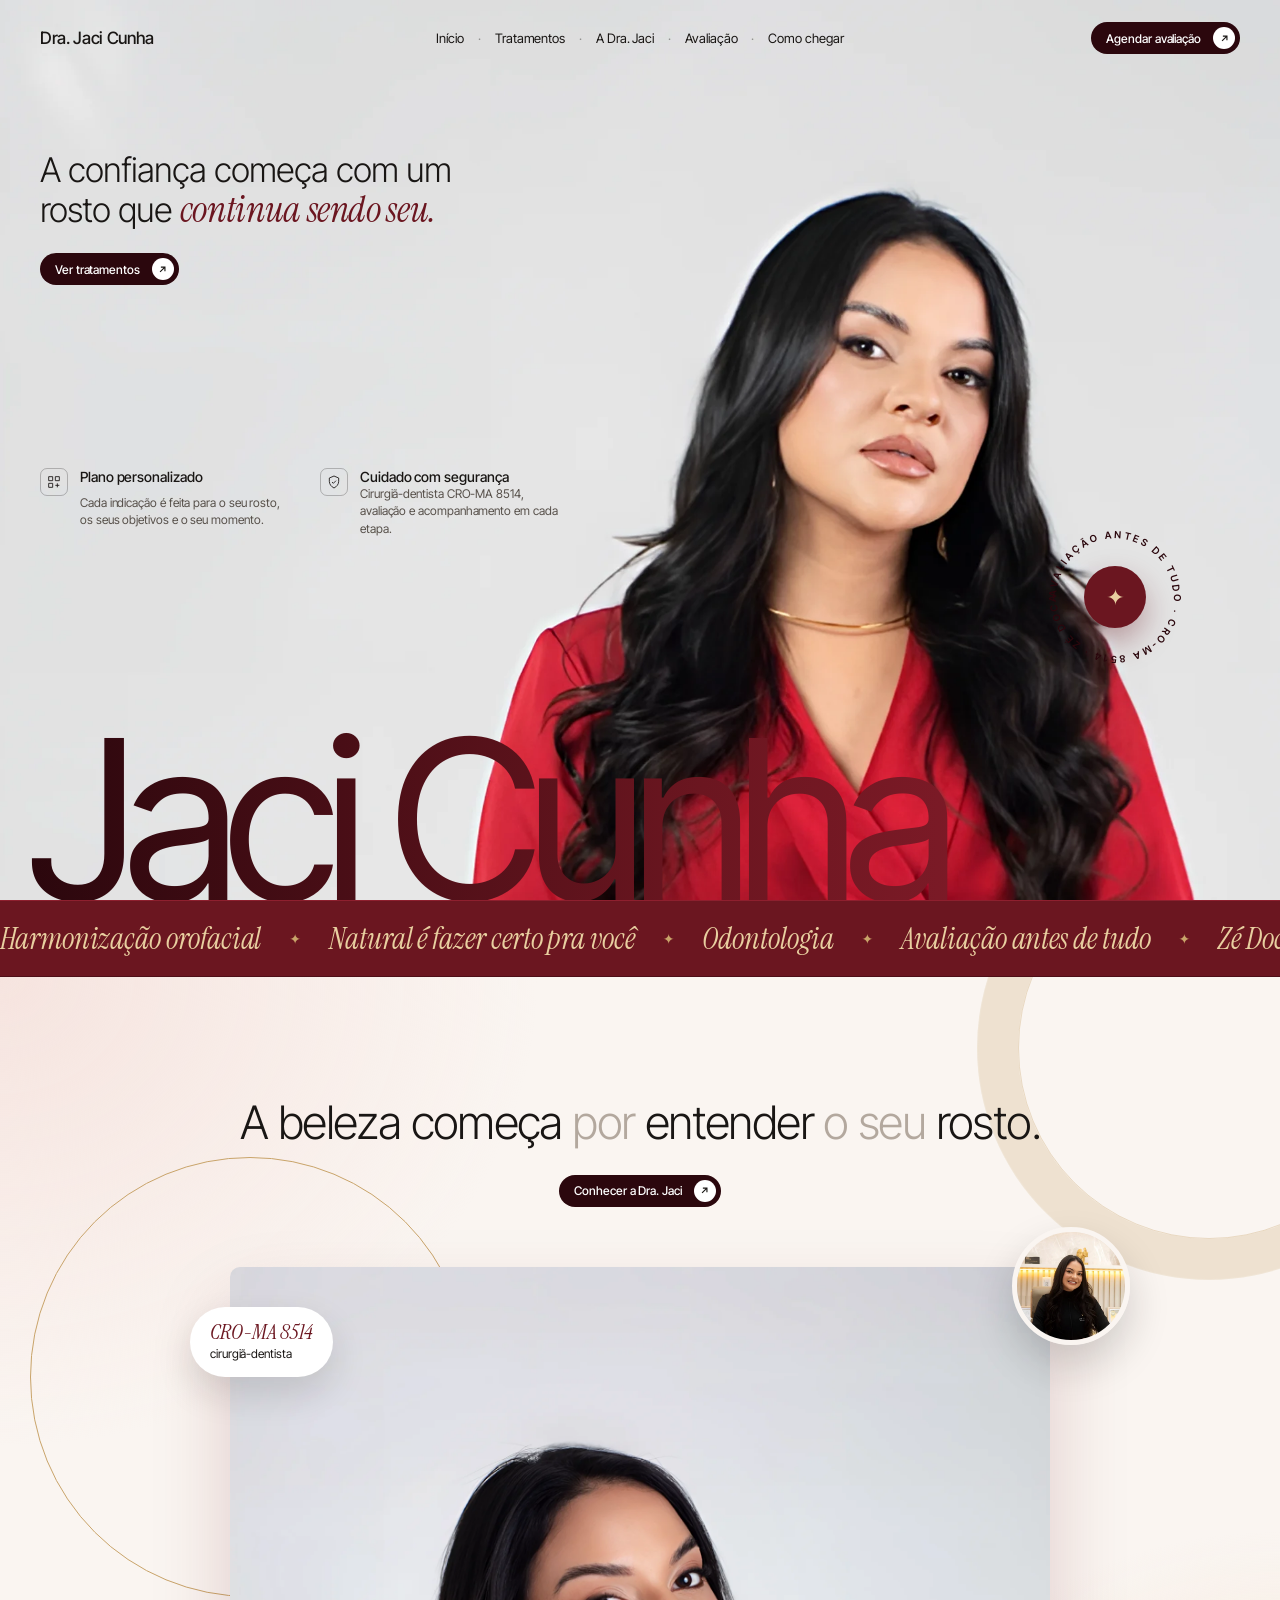
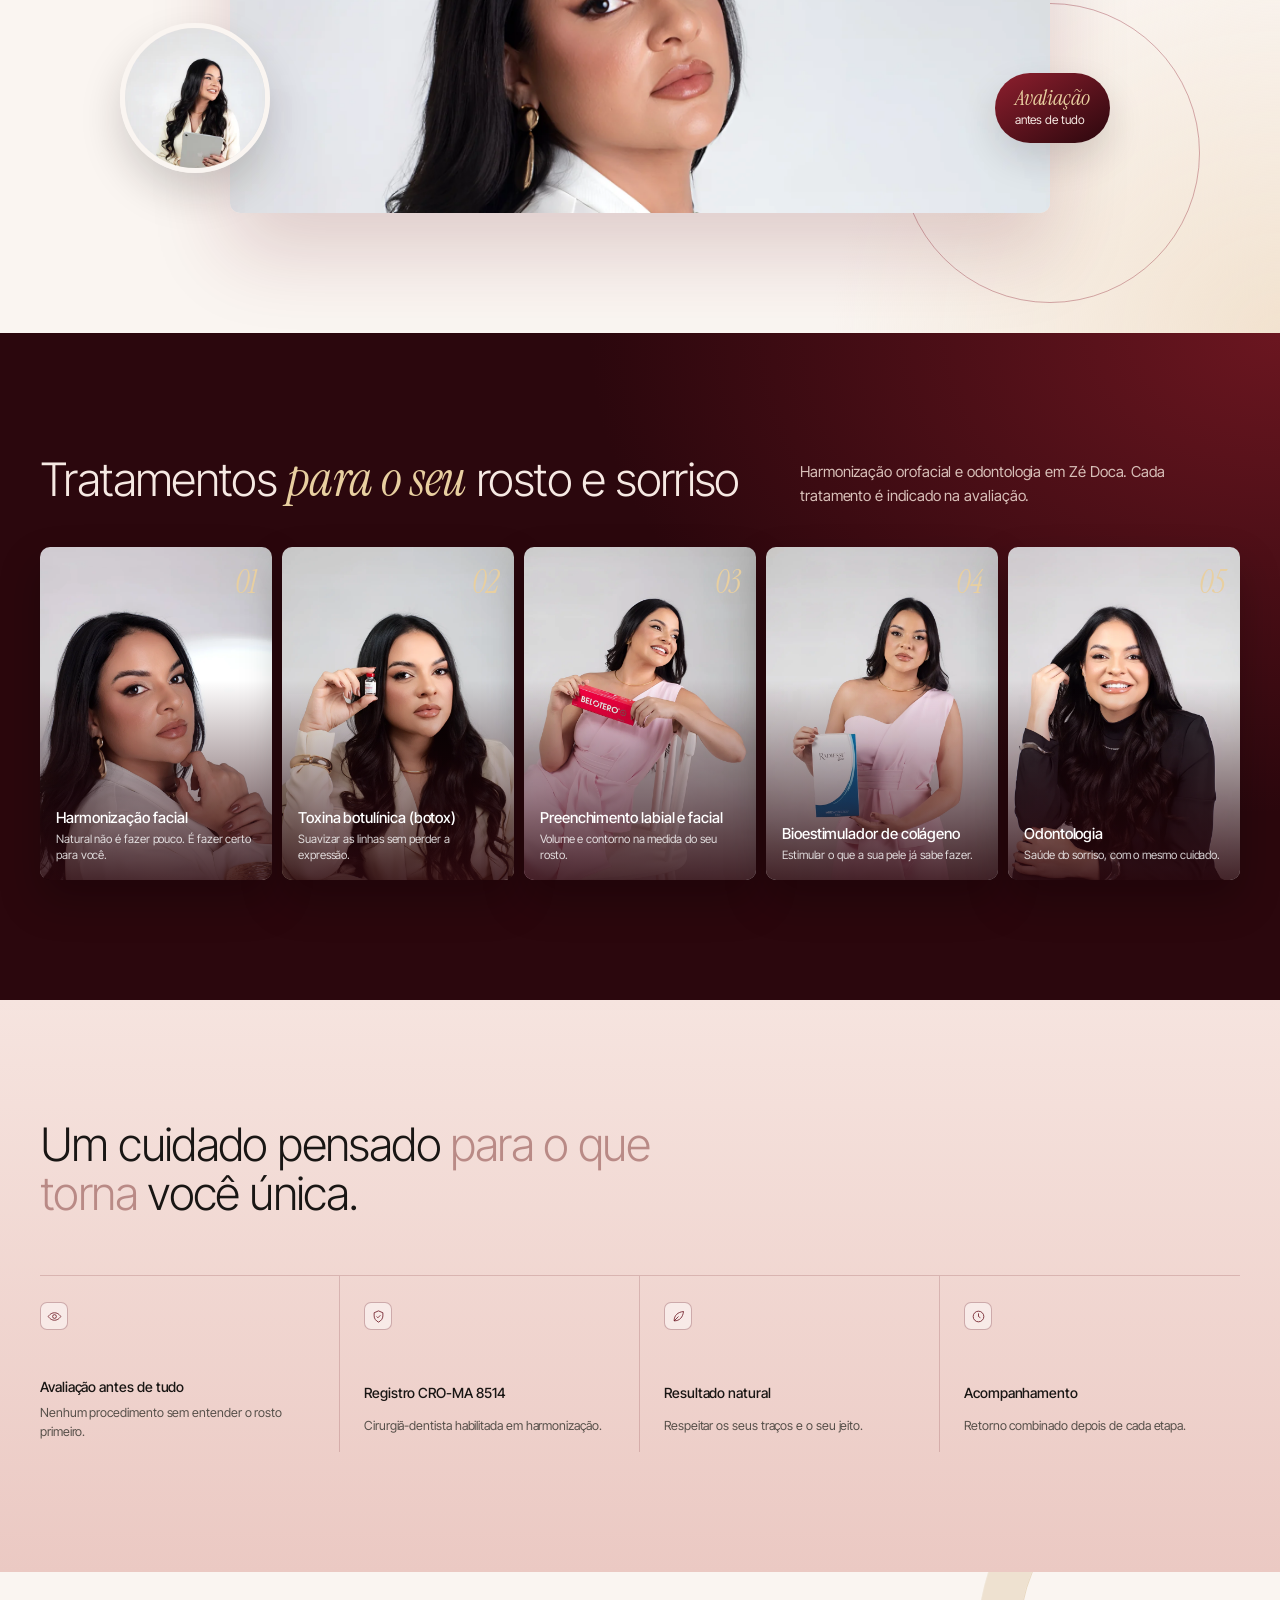
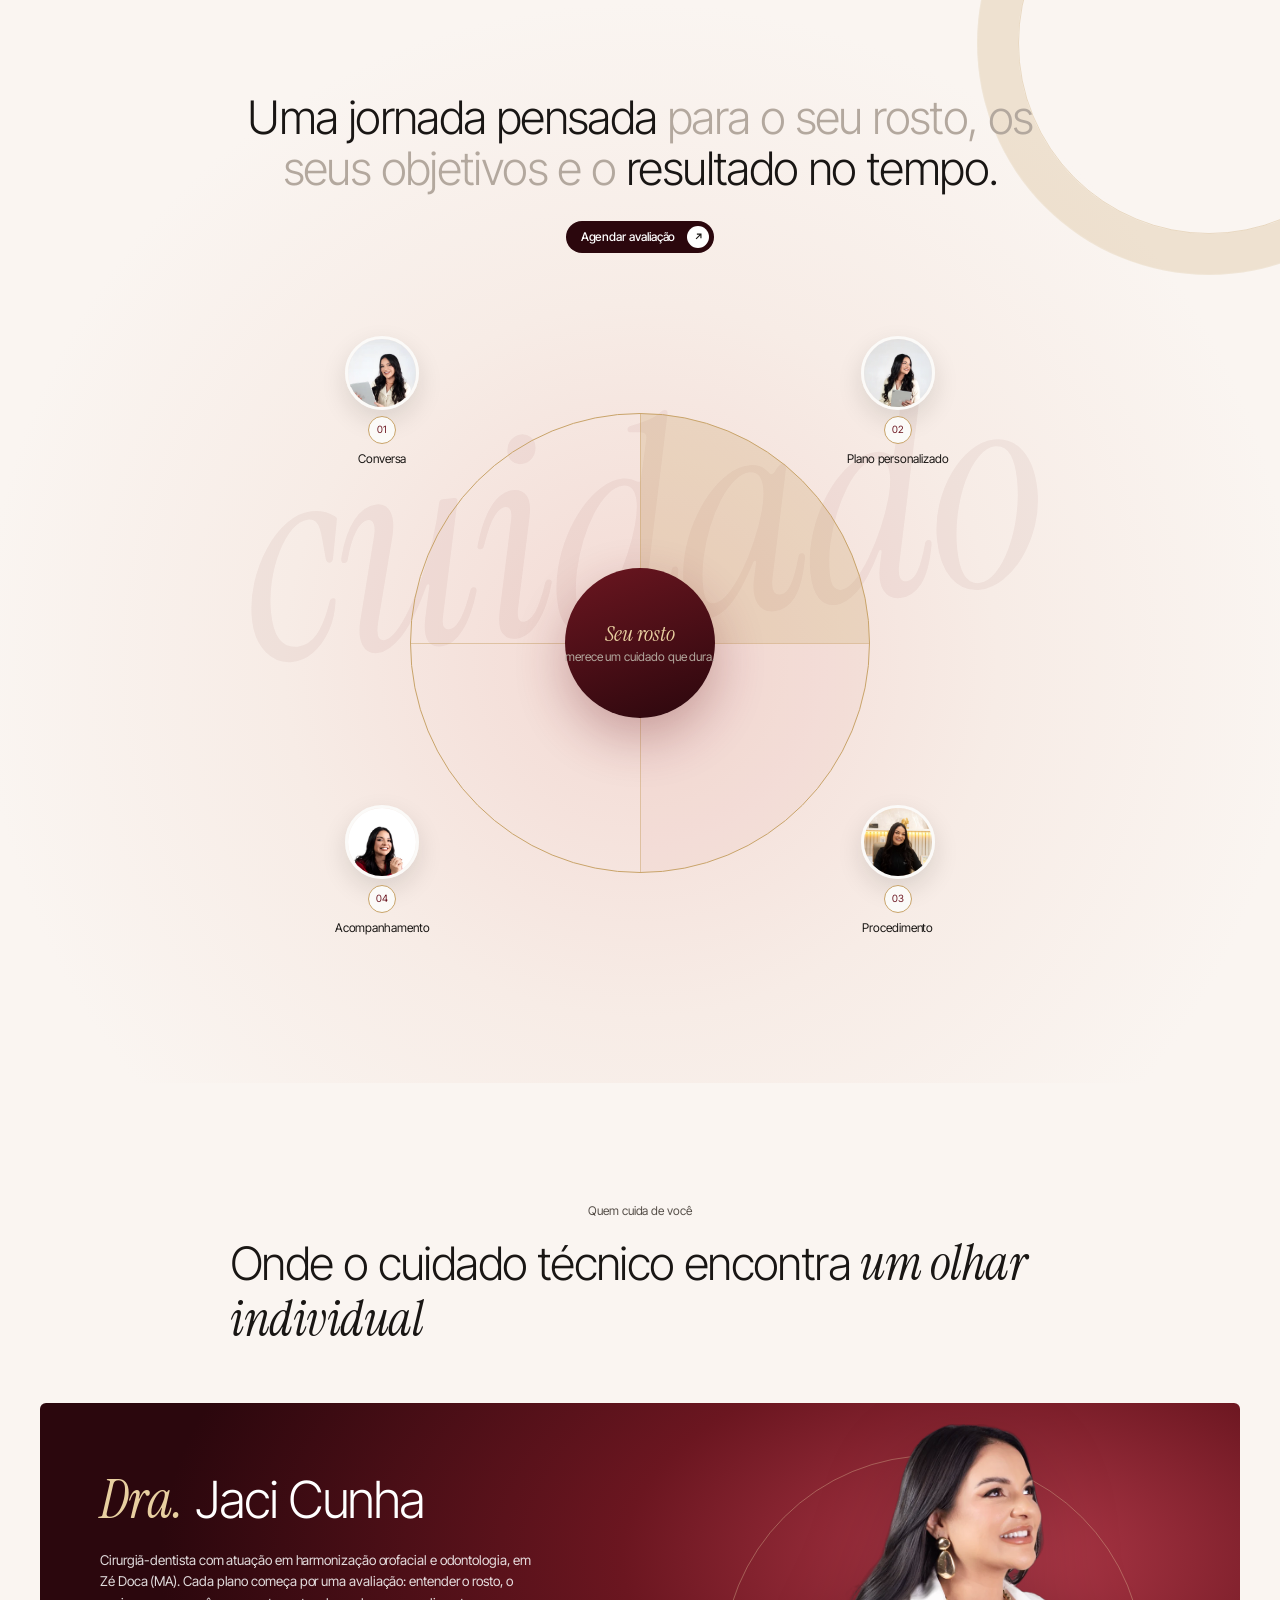
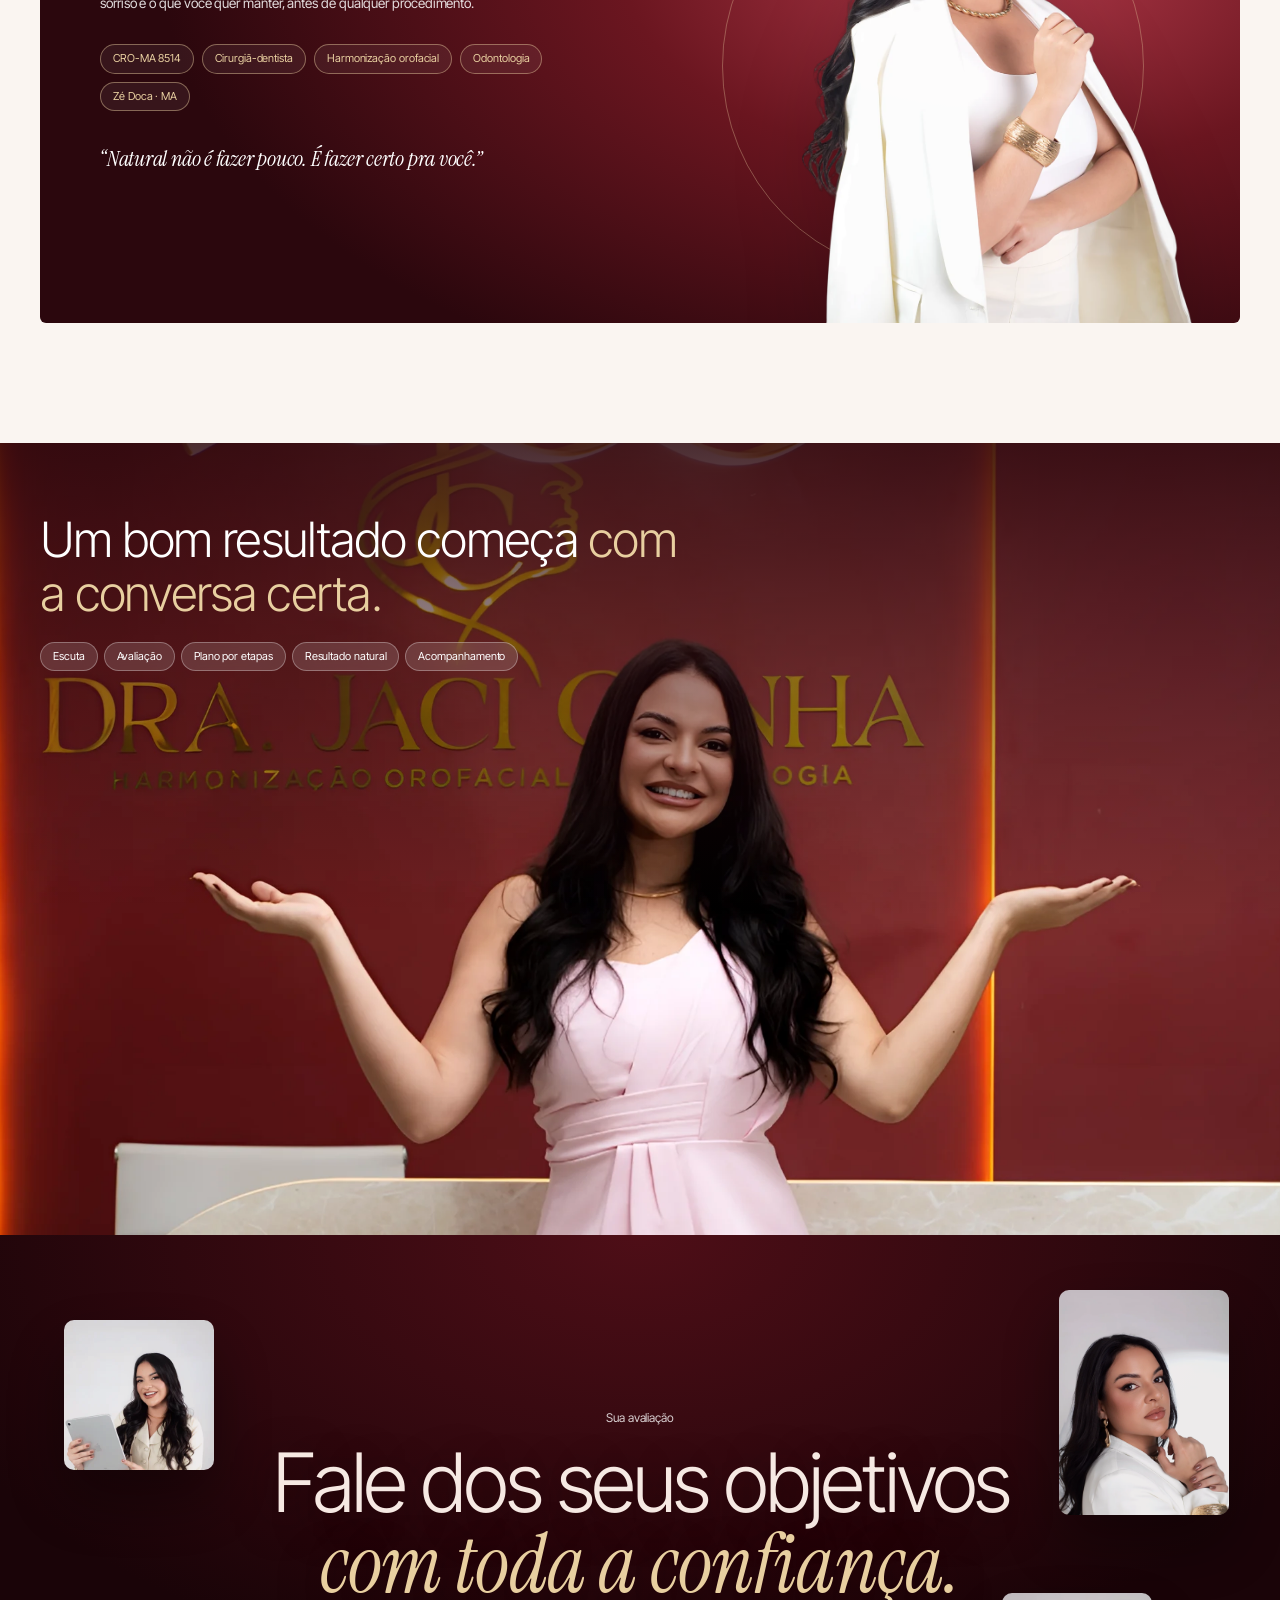
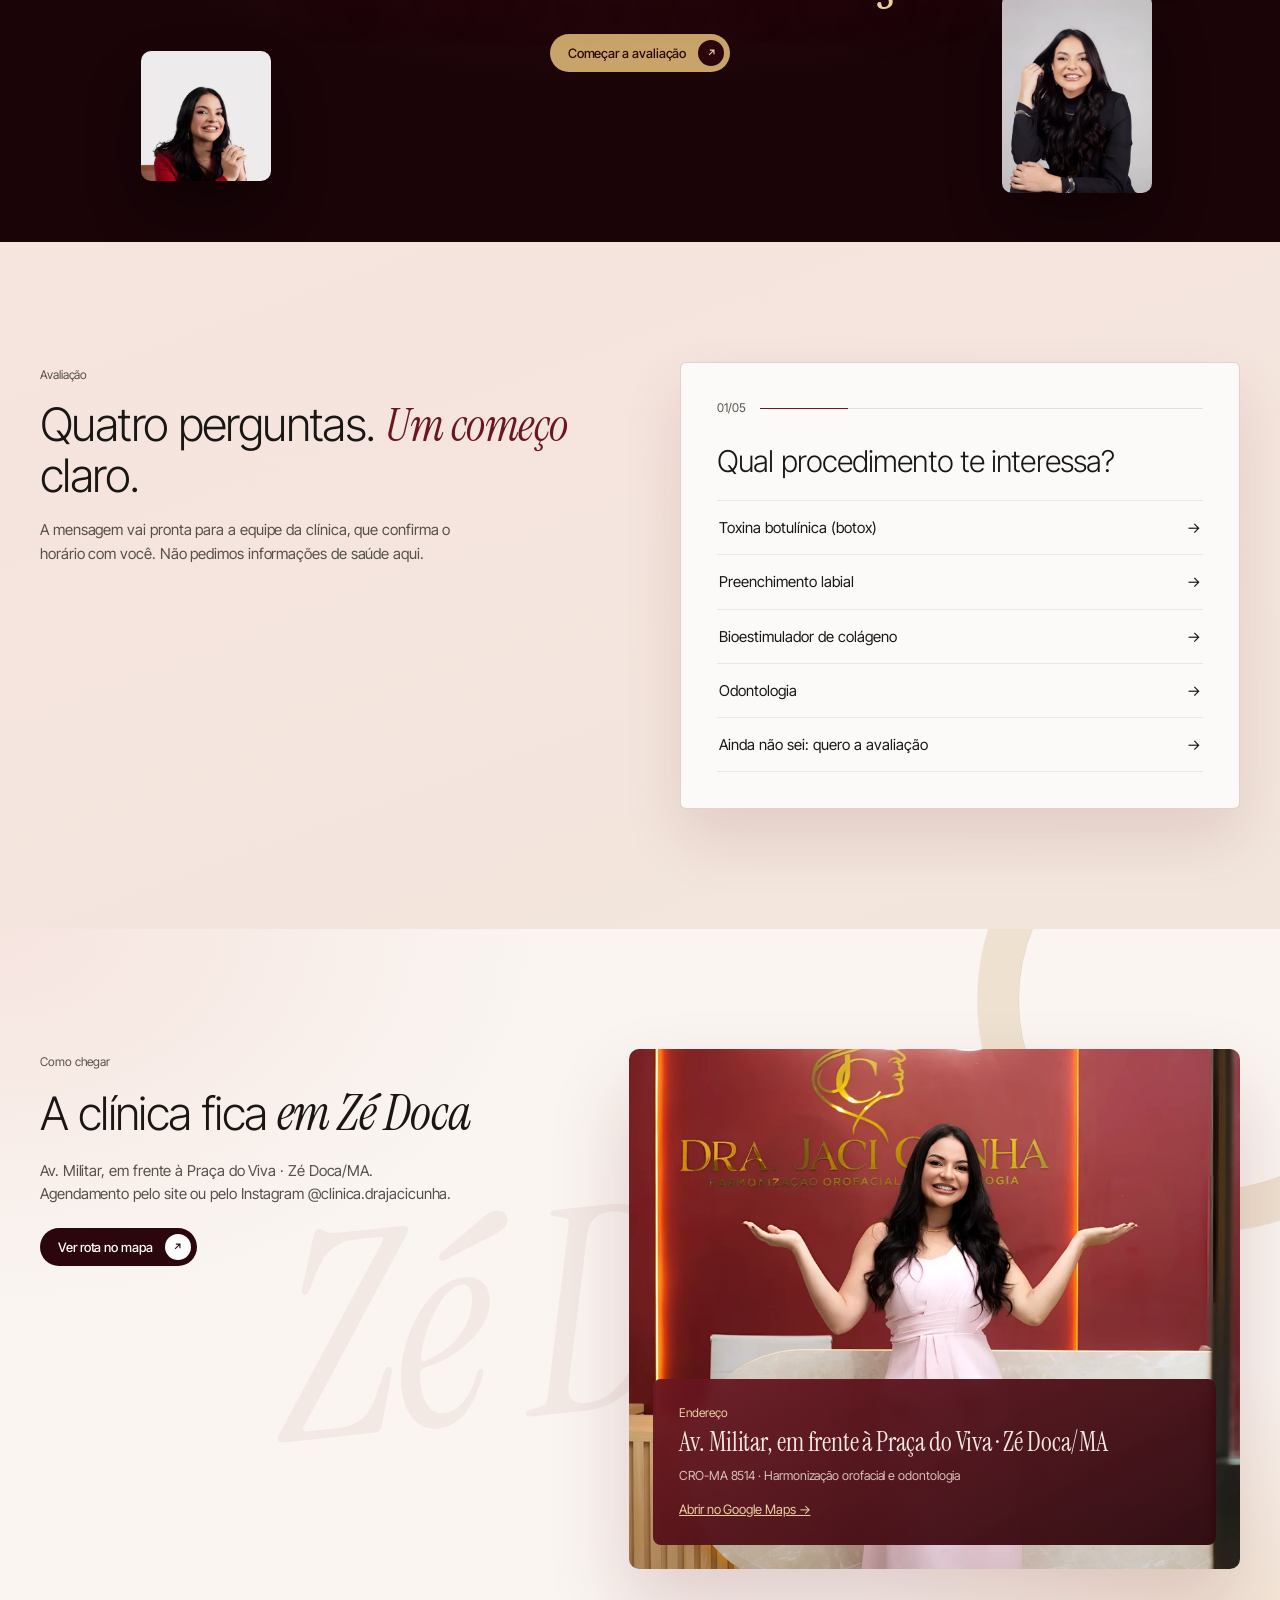
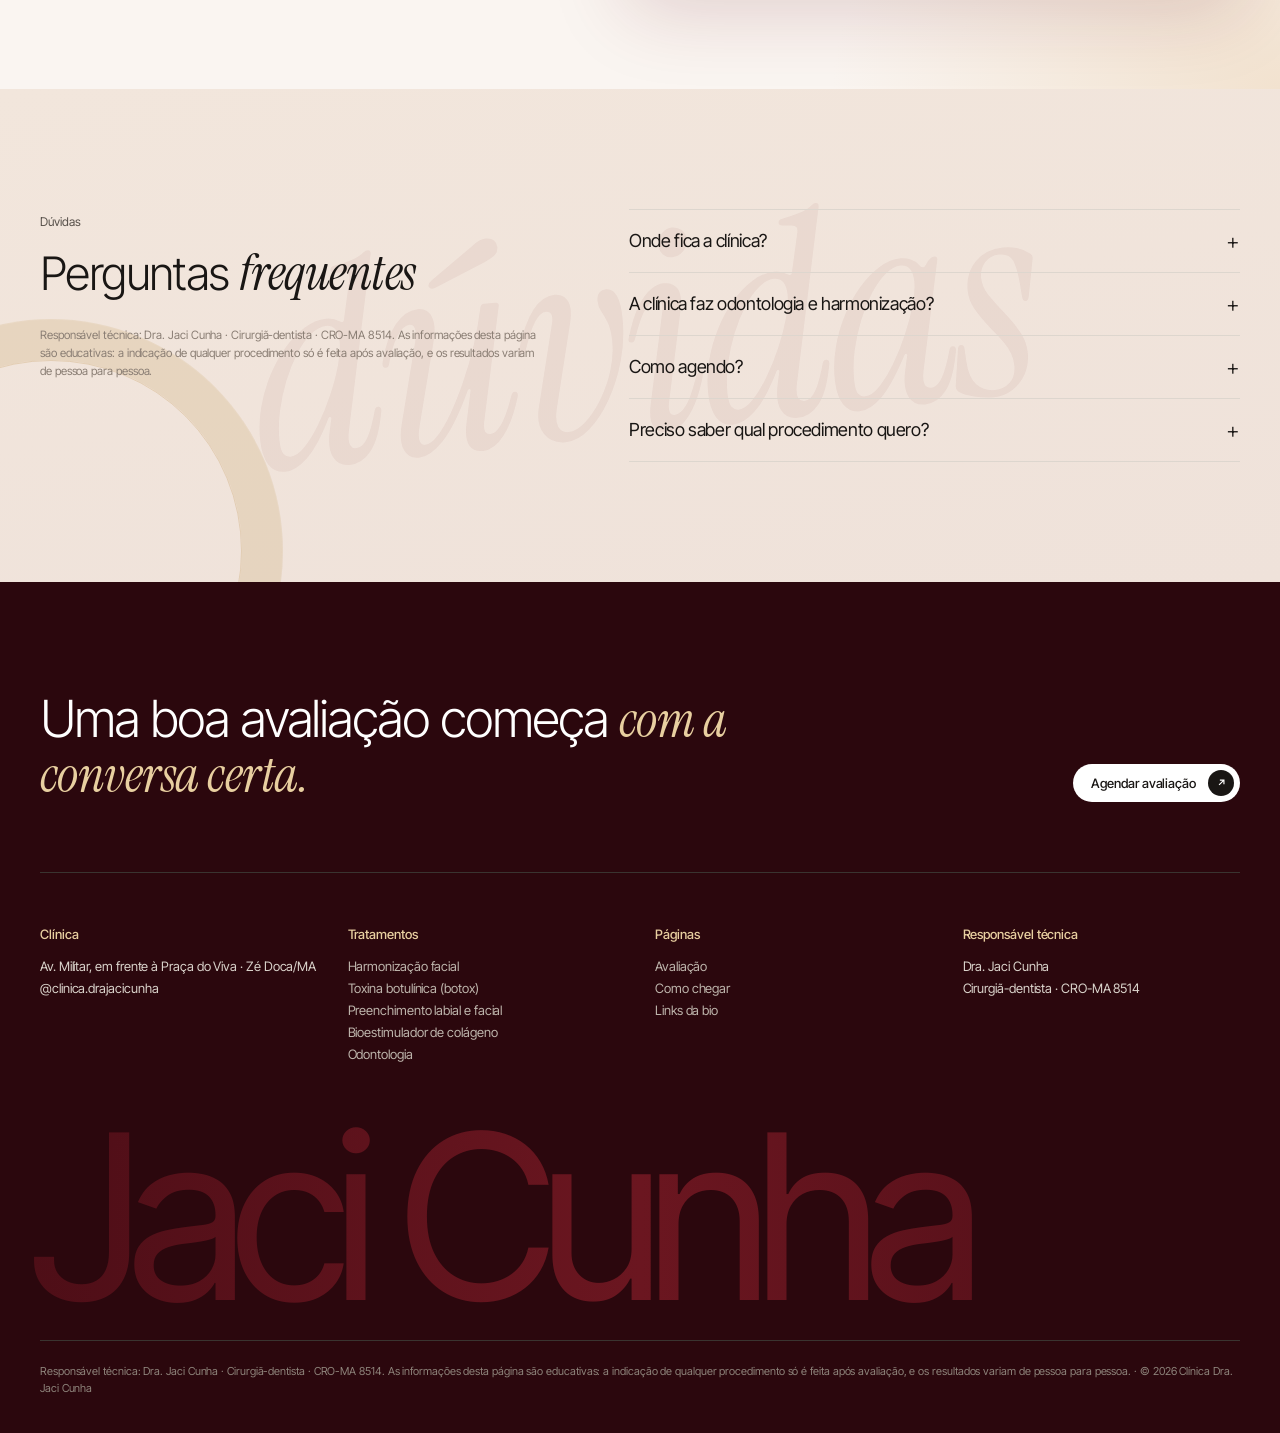
<file: index.html>
<!doctype html>
<html lang="pt-BR"><head><meta charset="utf-8"><meta name="viewport" content="width=device-width,initial-scale=1,viewport-fit=cover">
<title>Harmonização Facial e Dentista em Zé Doca (MA) | Clínica Dra. Jaci Cunha</title><meta name="description" content="Clínica Dra. Jaci Cunha em Zé Doca (MA): harmonização orofacial (toxina botulínica, preenchimento, bioestimulador) e odontologia com a Dra. Jaci Cunha, CRO-MA 8514. Agende sua avaliação."><link rel="canonical" href="https://drajacicunha.pages.dev/"><meta name="robots" content="index,follow,max-image-preview:large">
<meta name="geo.region" content="BR-MA"><meta name="geo.placename" content="Zé Doca"><meta name="theme-color" content="#F4F2EF">
<meta property="og:type" content="website"><meta property="og:locale" content="pt_BR"><meta property="og:site_name" content="Clínica Dra. Jaci Cunha"><meta property="og:title" content="Harmonização Facial e Dentista em Zé Doca (MA) | Clínica Dra. Jaci Cunha">
<meta property="og:description" content="Clínica Dra. Jaci Cunha em Zé Doca (MA): harmonização orofacial (toxina botulínica, preenchimento, bioestimulador) e odontologia com a Dra. Jaci Cunha, CRO-MA 8514. Agende sua avaliação."><meta property="og:url" content="https://drajacicunha.pages.dev/"><meta property="og:image" content="https://drajacicunha.pages.dev/img/v3-heroi.webp"><meta name="twitter:card" content="summary_large_image">
<link rel="icon" href="/img/avatar.webp"><link rel="apple-touch-icon" href="/img/avatar.webp"><link rel="preconnect" href="https://fonts.googleapis.com"><link rel="preconnect" href="https://fonts.gstatic.com" crossorigin>
<link href="https://fonts.googleapis.com/css2?family=Inter+Tight:wght@300;400;500&family=Instrument+Serif:ital@0;1&display=swap" rel="stylesheet"><link rel="stylesheet" href="/css/site.css">
<script type="application/ld+json">{"@context": "https://schema.org", "@graph": [{"@type": ["Dentist", "MedicalClinic"], "@id": "https://drajacicunha.pages.dev/#clinica", "name": "Clínica Dra. Jaci Cunha", "alternateName": "Dra. Jaci Cunha · Harmonização Orofacial e Odontologia", "url": "https://drajacicunha.pages.dev/", "image": "https://drajacicunha.pages.dev/img/jaci-off-white-sofa-sorrindo.webp", "logo": "https://drajacicunha.pages.dev/img/avatar.webp", "sameAs": ["https://www.instagram.com/clinica.drajacicunha/"], "address": {"@type": "PostalAddress", "streetAddress": "Av. Militar, em frente à Praça do Viva", "addressLocality": "Zé Doca", "addressRegion": "MA", "addressCountry": "BR"}, "areaServed": {"@type": "City", "name": "Zé Doca"}, "medicalSpecialty": ["Dentistry", "Dermatology"], "employee": {"@type": "Person", "name": "Dra. Jaci Cunha", "jobTitle": "Cirurgiã-dentista", "identifier": "CRO-MA 8514"}, "telephone": "+559885672646"}, {"@type": "WebSite", "url": "https://drajacicunha.pages.dev/", "name": "Clínica Dra. Jaci Cunha", "inLanguage": "pt-BR"}, {"@type": "FAQPage", "mainEntity": [{"@type": "Question", "name": "Onde fica a clínica?", "acceptedAnswer": {"@type": "Answer", "text": "Na Av. Militar, em frente à Praça do Viva · Zé Doca/MA."}}, {"@type": "Question", "name": "A clínica faz odontologia e harmonização?", "acceptedAnswer": {"@type": "Answer", "text": "Sim. A Dra. Jaci Cunha é cirurgiã-dentista e atende harmonização orofacial e odontologia."}}, {"@type": "Question", "name": "Como agendo?", "acceptedAnswer": {"@type": "Answer", "text": "Pelo agendamento deste site: você responde quatro perguntas e a mensagem vai pronta para a equipe, que confirma o horário."}}, {"@type": "Question", "name": "Preciso saber qual procedimento quero?", "acceptedAnswer": {"@type": "Answer", "text": "Não. Comece pela Avaliação Facial Completa."}}]}]}</script></head>
<body class="home"><header class="nav "><a class="logo" href="/">Dra. Jaci Cunha</a><nav aria-label="Páginas"><a href="/">Início</a><span>·</span><a href="/#tratamentos">Tratamentos</a><span>·</span><a href="/#dra">A Dra. Jaci</a><span>·</span><a href="/avaliacao/">Avaliação</a><span>·</span><a href="/#como-chegar">Como chegar</a></nav><a class="bt pq" href="/avaliacao/#agendar"><span>Agendar avaliação</span><i><svg viewBox="0 0 16 16" aria-hidden="true"><path d="M5 11 11 5M6 5h5v5" fill="none" stroke="currentColor" stroke-width="1.4"/></svg></i></a><button class="mn" type="button" aria-label="Abrir menu" onclick="document.body.classList.toggle('menu-aberto')"><i></i><i></i></button></header><div class="menu-cel"><a href="/">Início</a><a href="/#tratamentos">Tratamentos</a><a href="/#dra">A Dra. Jaci</a><a href="/avaliacao/">Avaliação</a><a href="/#como-chegar">Como chegar</a></div><main><section class="heroi"><div class="mancha m1"></div><div class="mancha m2"></div><picture><source media="(max-width:760px)" srcset="/img/v3-heroi-cel.webp"><img class="h-img" src="/img/v3-heroi.webp" alt="Dra. Jaci Cunha, cirurgiã-dentista em Zé Doca" width="2400" height="1348"></picture>
<div class="h-in"><div class="h-top rv"><p class="h-frase">A confiança começa com um rosto que <em>continua sendo seu.</em></p><a class="bt pq" href="#tratamentos"><span>Ver tratamentos</span><i><svg viewBox="0 0 16 16" aria-hidden="true"><path d="M5 11 11 5M6 5h5v5" fill="none" stroke="currentColor" stroke-width="1.4"/></svg></i></a></div>
<div class="h-feat rv"><div><i><svg viewBox="0 0 24 24"><path d="M4 4h6v6H4zM14 4h6v6h-6zM4 14h6v6H4zM14 17h6M17 14v6" fill="none" stroke="currentColor" stroke-width="1.3"/></svg></i><b>Plano personalizado</b><small>Cada indicação é feita para o seu rosto, os seus objetivos e o seu momento.</small></div><div><i><svg viewBox="0 0 24 24"><path d="M12 3 5 6v5c0 4.5 3 8 7 10 4-2 7-5.5 7-10V6z M9 12l2 2 4-4" fill="none" stroke="currentColor" stroke-width="1.3"/></svg></i><b>Cuidado com segurança</b><small>Cirurgiã-dentista CRO-MA 8514, avaliação e acompanhamento em cada etapa.</small></div></div>
<a class="selo-g" href="/avaliacao/" aria-label="Avaliação antes de tudo"><svg viewBox="0 0 200 200"><defs><path id="cir" d="M100,100 m-78,0 a78,78 0 1,1 156,0 a78,78 0 1,1 -156,0"/></defs><text><textPath href="#cir">AVALIAÇÃO ANTES DE TUDO · CRO-MA 8514 · ZÉ DOCA · </textPath></text></svg><span>✦</span></a>
<h1 class="h-nome"><span class="sr">Harmonização facial e dentista em Zé Doca · </span>Jaci Cunha</h1></div></section>
<div class="faixa"><div><span>Harmonização orofacial</span><i>✦</i><span>Natural é fazer certo pra você</span><i>✦</i><span>Odontologia</span><i>✦</i><span>Avaliação antes de tudo</span><i>✦</i><span>Zé Doca · Maranhão</span><i>✦</i><span>Harmonização orofacial</span><i>✦</i><span>Natural é fazer certo pra você</span><i>✦</i><span>Odontologia</span><i>✦</i><span>Avaliação antes de tudo</span><i>✦</i><span>Zé Doca · Maranhão</span><i>✦</i><span>Harmonização orofacial</span><i>✦</i><span>Natural é fazer certo pra você</span><i>✦</i><span>Odontologia</span><i>✦</i><span>Avaliação antes de tudo</span><i>✦</i><span>Zé Doca · Maranhão</span><i>✦</i></div></div>
<section class="sec marca nude" data-marca="natural"><div class="w c"><h2 class="h2c rv">A beleza começa <span class="cz">por</span> entender <span class="cz">o seu</span> rosto.</h2><a class="bt pq centro rv" href="#dra"><span>Conhecer a Dra. Jaci</span><i><svg viewBox="0 0 16 16" aria-hidden="true"><path d="M5 11 11 5M6 5h5v5" fill="none" stroke="currentColor" stroke-width="1.4"/></svg></i></a>
<div class="bel rv"><span class="anel a1"></span><span class="anel a2"></span><div class="largo"><img src="/img/v3-beleza.webp" alt="Dra. Jaci Cunha" loading="lazy" width="1800" height="1200"></div>
<div class="bel-f bf1"><img src="/img/v3-j2.webp" alt="" loading="lazy" width="400" height="400"></div><div class="bel-f bf2"><img src="/img/v3-j3.webp" alt="" loading="lazy" width="400" height="400"></div>
<div class="bel-s s1"><b>Avaliação</b><span>antes de tudo</span></div><div class="bel-s s2"><b>CRO-MA 8514</b><span>cirurgiã-dentista</span></div></div></div></section>
<section class="sec escuro" id="tratamentos"><div class="w"><div class="tt-cab"><h2 class="h2 rv">Tratamentos <em>para o seu</em> rosto e sorriso</h2><p class="mut rv">Harmonização orofacial e odontologia em Zé Doca. Cada tratamento é indicado na avaliação.</p></div><div class="cards"><a class="card rv" href="/harmonizacao-facial-em-ze-doca/"><img src="/img/v3-t-harm.webp" alt="Harmonização facial em Zé Doca" loading="lazy" width="900" height="1200"><div class="card-t"><b>Harmonização facial</b><small>Natural não é fazer pouco. É fazer certo para você.</small></div><span class="card-n">01</span></a><a class="card rv" href="/botox-em-ze-doca/"><img src="/img/v3-t-botox.webp" alt="Toxina botulínica (botox) em Zé Doca" loading="lazy" width="900" height="1200"><div class="card-t"><b>Toxina botulínica (botox)</b><small>Suavizar as linhas sem perder a expressão.</small></div><span class="card-n">02</span></a><a class="card rv" href="/preenchimento-labial-em-ze-doca/"><img src="/img/v3-t-preench.webp" alt="Preenchimento labial e facial em Zé Doca" loading="lazy" width="900" height="1200"><div class="card-t"><b>Preenchimento labial e facial</b><small>Volume e contorno na medida do seu rosto.</small></div><span class="card-n">03</span></a><a class="card rv" href="/bioestimulador-de-colageno-em-ze-doca/"><img src="/img/v3-t-bio.webp" alt="Bioestimulador de colágeno em Zé Doca" loading="lazy" width="900" height="1200"><div class="card-t"><b>Bioestimulador de colágeno</b><small>Estimular o que a sua pele já sabe fazer.</small></div><span class="card-n">04</span></a><a class="card rv" href="/dentista-em-ze-doca/"><img src="/img/v3-t-odonto.webp" alt="Odontologia em Zé Doca" loading="lazy" width="900" height="1200"><div class="card-t"><b>Odontologia</b><small>Saúde do sorriso, com o mesmo cuidado.</small></div><span class="card-n">05</span></a></div></div></section>
<section class="sec rose"><div class="w"><h2 class="h2 rv" style="max-width:620px">Um cuidado pensado <span class="cz">para o que torna</span> você única.</h2><div class="pils"><div class="pil rv"><i><svg viewBox="0 0 24 24"><path d="M2 12s3.5-6 10-6 10 6 10 6-3.5 6-10 6S2 12 2 12z" fill="none" stroke="currentColor" stroke-width="1.3"/><circle cx="12" cy="12" r="3" fill="none" stroke="currentColor" stroke-width="1.3"/></svg></i><b>Avaliação antes de tudo</b><small>Nenhum procedimento sem entender o rosto primeiro.</small></div><div class="pil rv"><i><svg viewBox="0 0 24 24"><path d="M12 3 5 6v5c0 4.5 3 8 7 10 4-2 7-5.5 7-10V6z M9 12l2 2 4-4" fill="none" stroke="currentColor" stroke-width="1.3"/></svg></i><b>Registro CRO-MA 8514</b><small>Cirurgiã-dentista habilitada em harmonização.</small></div><div class="pil rv"><i><svg viewBox="0 0 24 24"><path d="M5 19C5 10 11 5 20 4c-1 9-6 15-15 15zM5 19l7-7" fill="none" stroke="currentColor" stroke-width="1.3"/></svg></i><b>Resultado natural</b><small>Respeitar os seus traços e o seu jeito.</small></div><div class="pil rv"><i><svg viewBox="0 0 24 24"><circle cx="12" cy="12" r="8.5" fill="none" stroke="currentColor" stroke-width="1.3"/><path d="M12 7v5l3 2" fill="none" stroke="currentColor" stroke-width="1.3"/></svg></i><b>Acompanhamento</b><small>Retorno combinado depois de cada etapa.</small></div></div></div></section>
<section class="sec marca jor-sec" data-marca="cuidado"><div class="w c"><h2 class="h2c rv">Uma jornada pensada <span class="cz">para o seu rosto,</span> <span class="cz">os seus objetivos e o</span> resultado no tempo.</h2><a class="bt pq centro rv" href="/avaliacao/#agendar"><span>Agendar avaliação</span><i><svg viewBox="0 0 16 16" aria-hidden="true"><path d="M5 11 11 5M6 5h5v5" fill="none" stroke="currentColor" stroke-width="1.4"/></svg></i></a>
<div class="jorn rv"><div class="j-anel"></div><div class="j-meio"><b>Seu rosto</b><span>merece um cuidado que dura.</span></div><div class="jp jp1"><img src="/img/v3-j1.webp" alt="" loading="lazy" width="400" height="400"><span>01</span><b>Conversa</b></div><div class="jp jp2"><img src="/img/v3-j2.webp" alt="" loading="lazy" width="400" height="400"><span>02</span><b>Plano personalizado</b></div><div class="jp jp3"><img src="/img/v3-j3.webp" alt="" loading="lazy" width="400" height="400"><span>03</span><b>Procedimento</b></div><div class="jp jp4"><img src="/img/v3-j4.webp" alt="" loading="lazy" width="400" height="400"><span>04</span><b>Acompanhamento</b></div></div></div></section>
<section class="sec" id="dra"><div class="w"><span class="eti c">Quem cuida de você</span><h2 class="h2c rv">Onde o cuidado técnico encontra <em>um olhar individual</em></h2>
<div class="dra rv"><div class="dra-t"><h3><em>Dra.</em> Jaci Cunha</h3><p>Cirurgiã-dentista com atuação em harmonização orofacial e odontologia, em Zé Doca (MA). Cada plano começa por uma avaliação: entender o rosto, o sorriso e o que você quer manter, antes de qualquer procedimento.</p>
<div class="selos"><span>CRO-MA 8514</span><span>Cirurgiã-dentista</span><span>Harmonização orofacial</span><span>Odontologia</span><span>Zé Doca · MA</span></div><p class="cit"><em>“Natural não é fazer pouco. É fazer certo pra você.”</em></p></div><img class="dra-f" src="/img/v3-dra-recorte.webp" alt="Dra. Jaci Cunha, cirurgiã-dentista" loading="lazy" width="900" height="1153"></div></div></section>
<section class="conversa"><img src="/img/v3-conversa.webp" alt="Dra. Jaci Cunha na recepção da clínica em Zé Doca" loading="lazy" width="2400" height="1348"><div class="w cv-in rv"><h2>Um bom resultado começa <span class="cz2">com a conversa certa.</span></h2><div class="tags"><span>Escuta</span><span>Avaliação</span><span>Plano por etapas</span><span>Resultado natural</span><span>Acompanhamento</span></div></div></section>
<section class="objetivos"><div class="ob-f f1"><img src="/img/v3-j1.webp" alt="" loading="lazy" width="400" height="400"></div><div class="ob-f f2"><img src="/img/v3-t-harm.webp" alt="" loading="lazy" width="900" height="1200"></div><div class="ob-f f3"><img src="/img/v3-j4.webp" alt="" loading="lazy" width="400" height="400"></div><div class="ob-f f4"><img src="/img/v3-t-odonto.webp" alt="" loading="lazy" width="900" height="1200"></div>
<div class="w c rv"><span class="eti claro">Sua avaliação</span><h2 class="ob-t">Fale dos seus objetivos <em>com toda a confiança.</em></h2><a class="bt ouro centro" href="#agendar"><span>Começar a avaliação</span><i><svg viewBox="0 0 16 16" aria-hidden="true"><path d="M5 11 11 5M6 5h5v5" fill="none" stroke="currentColor" stroke-width="1.4"/></svg></i></a></div></section>
<section class="quiz" id="agendar"><div class="w q-grid"><div class="rv"><span class="eti">Avaliação</span><h2>Quatro perguntas. <em class="cz">Um começo</em> claro.</h2><p class="mut">A mensagem vai pronta para a equipe da clínica, que confirma o horário com você. Não pedimos informações de saúde aqui.</p></div>
<div id="qz" class="qz rv" aria-live="polite"></div></div></section>
<script>(()=>{const D={"quiz": [["Qual procedimento te interessa?", ["Toxina botulínica (botox)", "Preenchimento labial", "Bioestimulador de colágeno", "Odontologia", "Ainda não sei: quero a avaliação"]], ["Você já fez algum procedimento estético?", ["Sim", "Não, seria a primeira vez"]], ["Quando você gostaria de vir?", ["Esta semana", "Este mês", "Só quero tirar dúvidas"]], ["Melhor horário", ["Manhã", "Tarde"]]], "wa": "559885672646", "ig": "clinica.drajacicunha"},R=[];const el=document.getElementById('qz');
function passo(i){if(i<D.quiz.length){const[p,ops]=D.quiz[i];el.innerHTML=`<div class="q-top"><span>${String(i+1).padStart(2,'0')}/${String(D.quiz.length+1).padStart(2,'0')}</span><i style="--p:${(i+1)/(D.quiz.length+1)}"></i></div><h3>${p}</h3><div class="op">${ops.map(o=>`<button type="button">${o}<span>→</span></button>`).join('')}</div>`;
 el.querySelectorAll('button').forEach(b=>b.onclick=()=>{R[i]=b.firstChild.textContent;passo(i+1)})}
 else{el.innerHTML=`<div class="q-top"><span>${D.quiz.length+1}/${D.quiz.length+1}</span><i style="--p:1"></i></div><h3>Seu nome e sua cidade</h3><input id="qn" placeholder="Nome" autocomplete="given-name"><input id="qc" placeholder="Cidade" value="Zé Doca"><button type="button" id="qe" class="bt"><span>Enviar para a clínica</span><i><svg viewBox="0 0 16 16" aria-hidden="true"><path d="M5 11 11 5M6 5h5v5" fill="none" stroke="currentColor" stroke-width="1.4"/></svg></i></button>`;
 document.getElementById('qe').onclick=()=>{const n=document.getElementById('qn').value.trim()||'(sem nome)',c=document.getElementById('qc').value.trim();
  const t=`Oi! Vim pelo site da Clínica Dra. Jaci Cunha.\nNome: ${n}\nCidade: ${c}\nInteresse: ${R[0]}\nJá fez procedimento: ${R[1]}\nQuando: ${R[2]}\nHorário: ${R[3]}`;
  if(D.wa)location.href='https://wa.me/'+D.wa+'?text='+encodeURIComponent(t);
  else{try{navigator.clipboard.writeText(t)}catch(e){}el.innerHTML='<h3>Mensagem copiada.</h3><p class="mut" style="margin:10px 0 18px">Abra o direct da clínica e cole a mensagem.</p><a class="bt" href="https://ig.me/m/'+D.ig+'"><span>Abrir o direct</span><i><svg viewBox="0 0 16 16" aria-hidden="true"><path d="M5 11 11 5M6 5h5v5" fill="none" stroke="currentColor" stroke-width="1.4"/></svg></i></a>'}}}}
passo(0)})();</script>
<section class="sec marca nude" id="como-chegar" data-marca="Zé Doca"><div class="w duas"><div class="rv"><span class="eti">Como chegar</span><h2 class="h2">A clínica fica <em>em Zé Doca</em></h2><p class="mut">Av. Militar, em frente à Praça do Viva · Zé Doca/MA.</p><p class="mut">Agendamento pelo site ou pelo Instagram @clinica.drajacicunha.</p><a class="bt " href="https://www.google.com/maps/search/?api=1&query=Cl%C3%ADnica%20Dra.%20Jaci%20Cunha%20Z%C3%A9%20Doca"><span>Ver rota no mapa</span><i><svg viewBox="0 0 16 16" aria-hidden="true"><path d="M5 11 11 5M6 5h5v5" fill="none" stroke="currentColor" stroke-width="1.4"/></svg></i></a></div>
<div class="cc rv"><img src="/img/v3-cons3.webp" alt="Recepção da Clínica Dra. Jaci Cunha em Zé Doca" loading="lazy" width="1000" height="1250"><div class="cc-card"><span class="eti claro">Endereço</span><b>Av. Militar, em frente à Praça do Viva · Zé Doca/MA</b><small>CRO-MA 8514 · Harmonização orofacial e odontologia</small><a class="cc-l" href="https://www.google.com/maps/search/?api=1&amp;query=Cl%C3%ADnica%20Dra.%20Jaci%20Cunha%20Z%C3%A9%20Doca" target="_blank" rel="noopener">Abrir no Google Maps →</a></div></div></div></section>
<section class="sec cinza marca" data-marca="dúvidas"><div class="w duas"><div class="rv"><span class="eti">Dúvidas</span><h2 class="h2">Perguntas <em>frequentes</em></h2><p class="aviso">Responsável técnica: Dra. Jaci Cunha · Cirurgiã-dentista · CRO-MA 8514. As informações desta página são educativas: a indicação de qualquer procedimento só é feita após avaliação, e os resultados variam de pessoa para pessoa.</p></div><div class="rv"><div class="faq"><details><summary>Onde fica a clínica?</summary><p>Na Av. Militar, em frente à Praça do Viva · Zé Doca/MA.</p></details><details><summary>A clínica faz odontologia e harmonização?</summary><p>Sim. A Dra. Jaci Cunha é cirurgiã-dentista e atende harmonização orofacial e odontologia.</p></details><details><summary>Como agendo?</summary><p>Pelo agendamento deste site: você responde quatro perguntas e a mensagem vai pronta para a equipe, que confirma o horário.</p></details><details><summary>Preciso saber qual procedimento quero?</summary><p>Não. Comece pela Avaliação Facial Completa.</p></details></div></div></div></section></main><footer class="rod"><div class="w"><div class="rod-top"><h2>Uma boa avaliação começa <em>com a conversa certa.</em></h2><a class="bt claro" href="/avaliacao/#agendar"><span>Agendar avaliação</span><i><svg viewBox="0 0 16 16" aria-hidden="true"><path d="M5 11 11 5M6 5h5v5" fill="none" stroke="currentColor" stroke-width="1.4"/></svg></i></a></div>
<div class="cols"><div><b>Clínica</b>Av. Militar, em frente à Praça do Viva · Zé Doca/MA<br>@clinica.drajacicunha</div><div><b>Tratamentos</b><a href="/harmonizacao-facial-em-ze-doca/">Harmonização facial</a><a href="/botox-em-ze-doca/">Toxina botulínica (botox)</a><a href="/preenchimento-labial-em-ze-doca/">Preenchimento labial e facial</a><a href="/bioestimulador-de-colageno-em-ze-doca/">Bioestimulador de colágeno</a><a href="/dentista-em-ze-doca/">Odontologia</a></div><div><b>Páginas</b><a href="/avaliacao/">Avaliação</a><a href="/#como-chegar">Como chegar</a><a href="/bio/">Links da bio</a></div><div><b>Responsável técnica</b>Dra. Jaci Cunha<br>Cirurgiã-dentista · CRO-MA 8514</div></div>
<div class="marca-g" aria-hidden="true">Jaci Cunha</div><div class="leg">Responsável técnica: Dra. Jaci Cunha · Cirurgiã-dentista · CRO-MA 8514. As informações desta página são educativas: a indicação de qualquer procedimento só é feita após avaliação, e os resultados variam de pessoa para pessoa. · © 2026 Clínica Dra. Jaci Cunha</div></div></footer>
<script>(()=>{const r=matchMedia('(prefers-reduced-motion: reduce)').matches;const o=new IntersectionObserver(es=>es.forEach(e=>{if(e.isIntersecting){e.target.classList.add('ok');o.unobserve(e.target)}}),{threshold:.15});document.querySelectorAll('.rv').forEach(el=>r?el.classList.add('ok'):o.observe(el));
const n=document.querySelector('.nav');addEventListener('scroll',()=>n.classList.toggle('fixo',scrollY>40),{passive:true});
document.querySelectorAll('[data-sl]').forEach(sl=>{const it=[...sl.querySelectorAll('.sl-i')];let k=0;const ir=d=>{it[k].classList.remove('on');k=(k+d+it.length)%it.length;it[k].classList.add('on');sl.querySelector('.sl-n').textContent=String(k+1).padStart(2,'0')+'/'+String(it.length).padStart(2,'0')};sl.querySelector('[data-a]').onclick=()=>ir(-1);sl.querySelector('[data-p]').onclick=()=>ir(1)});})();</script></body></html>
</file>
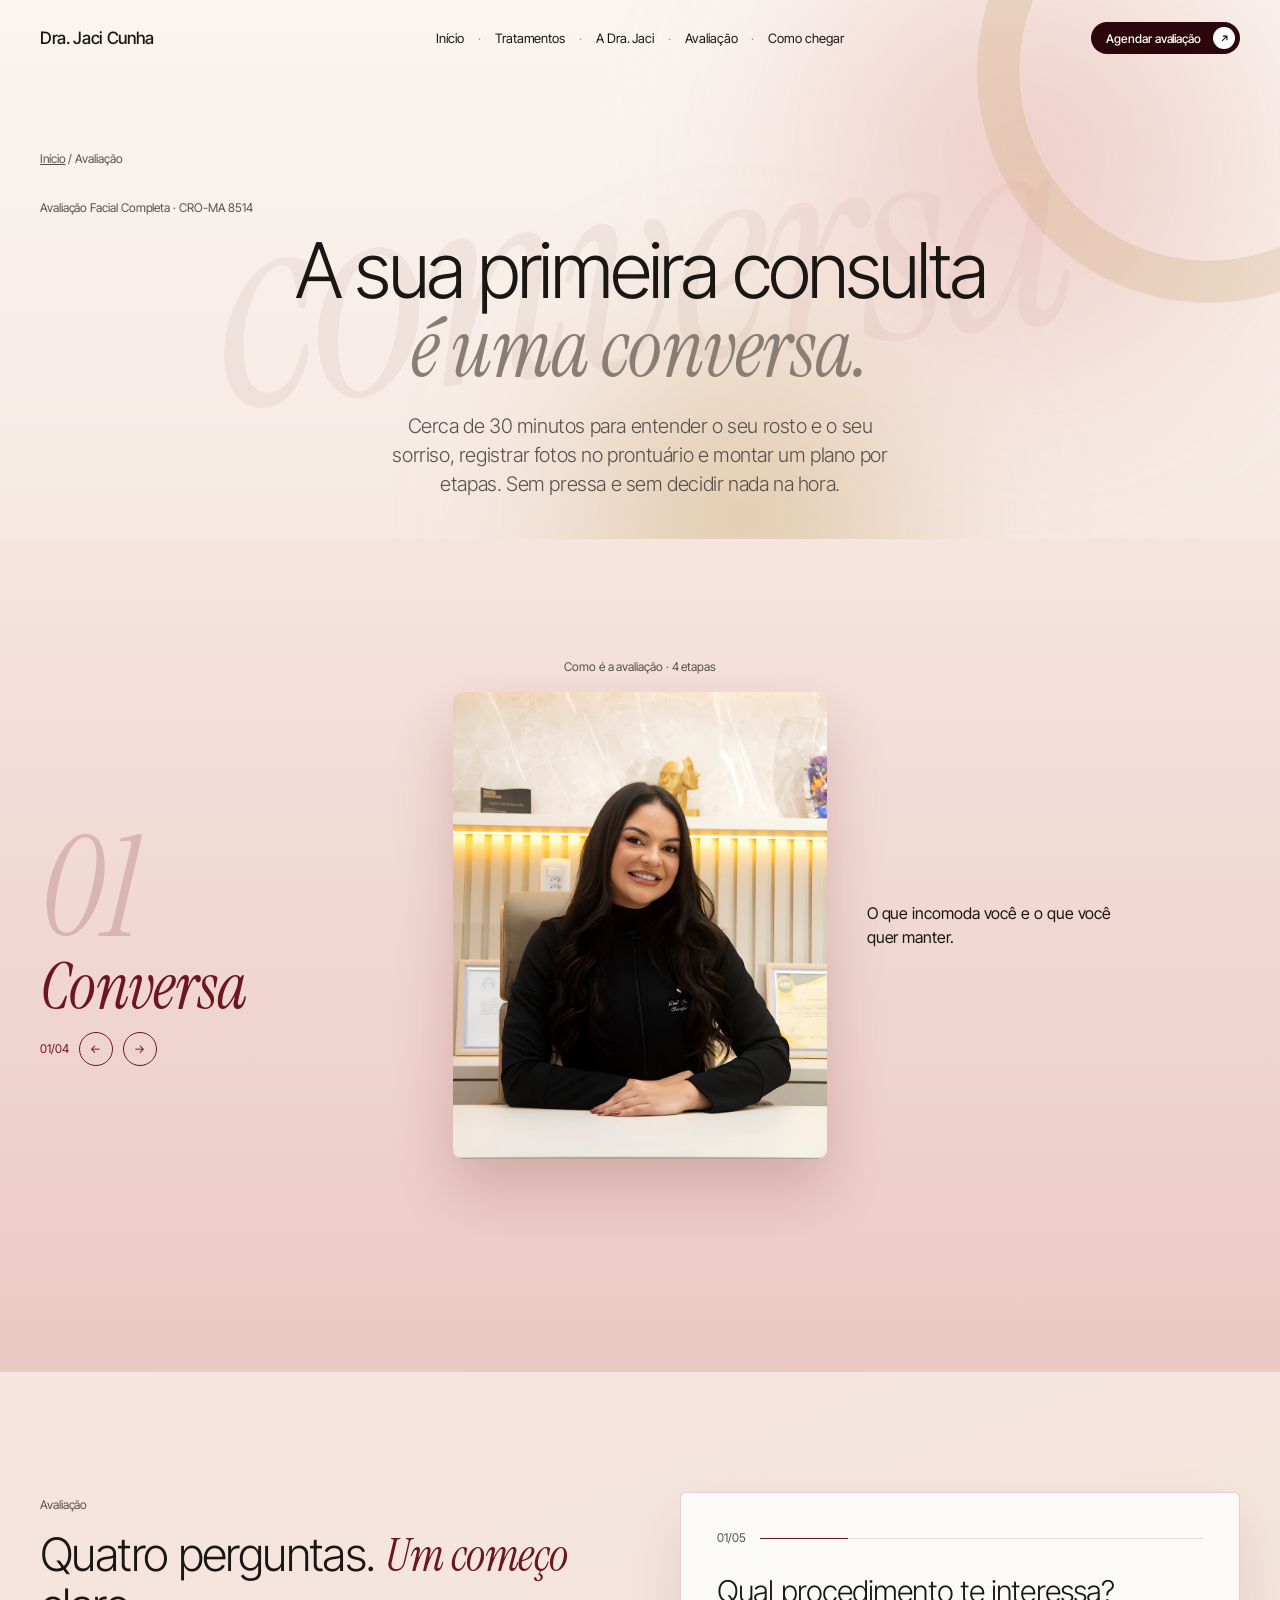
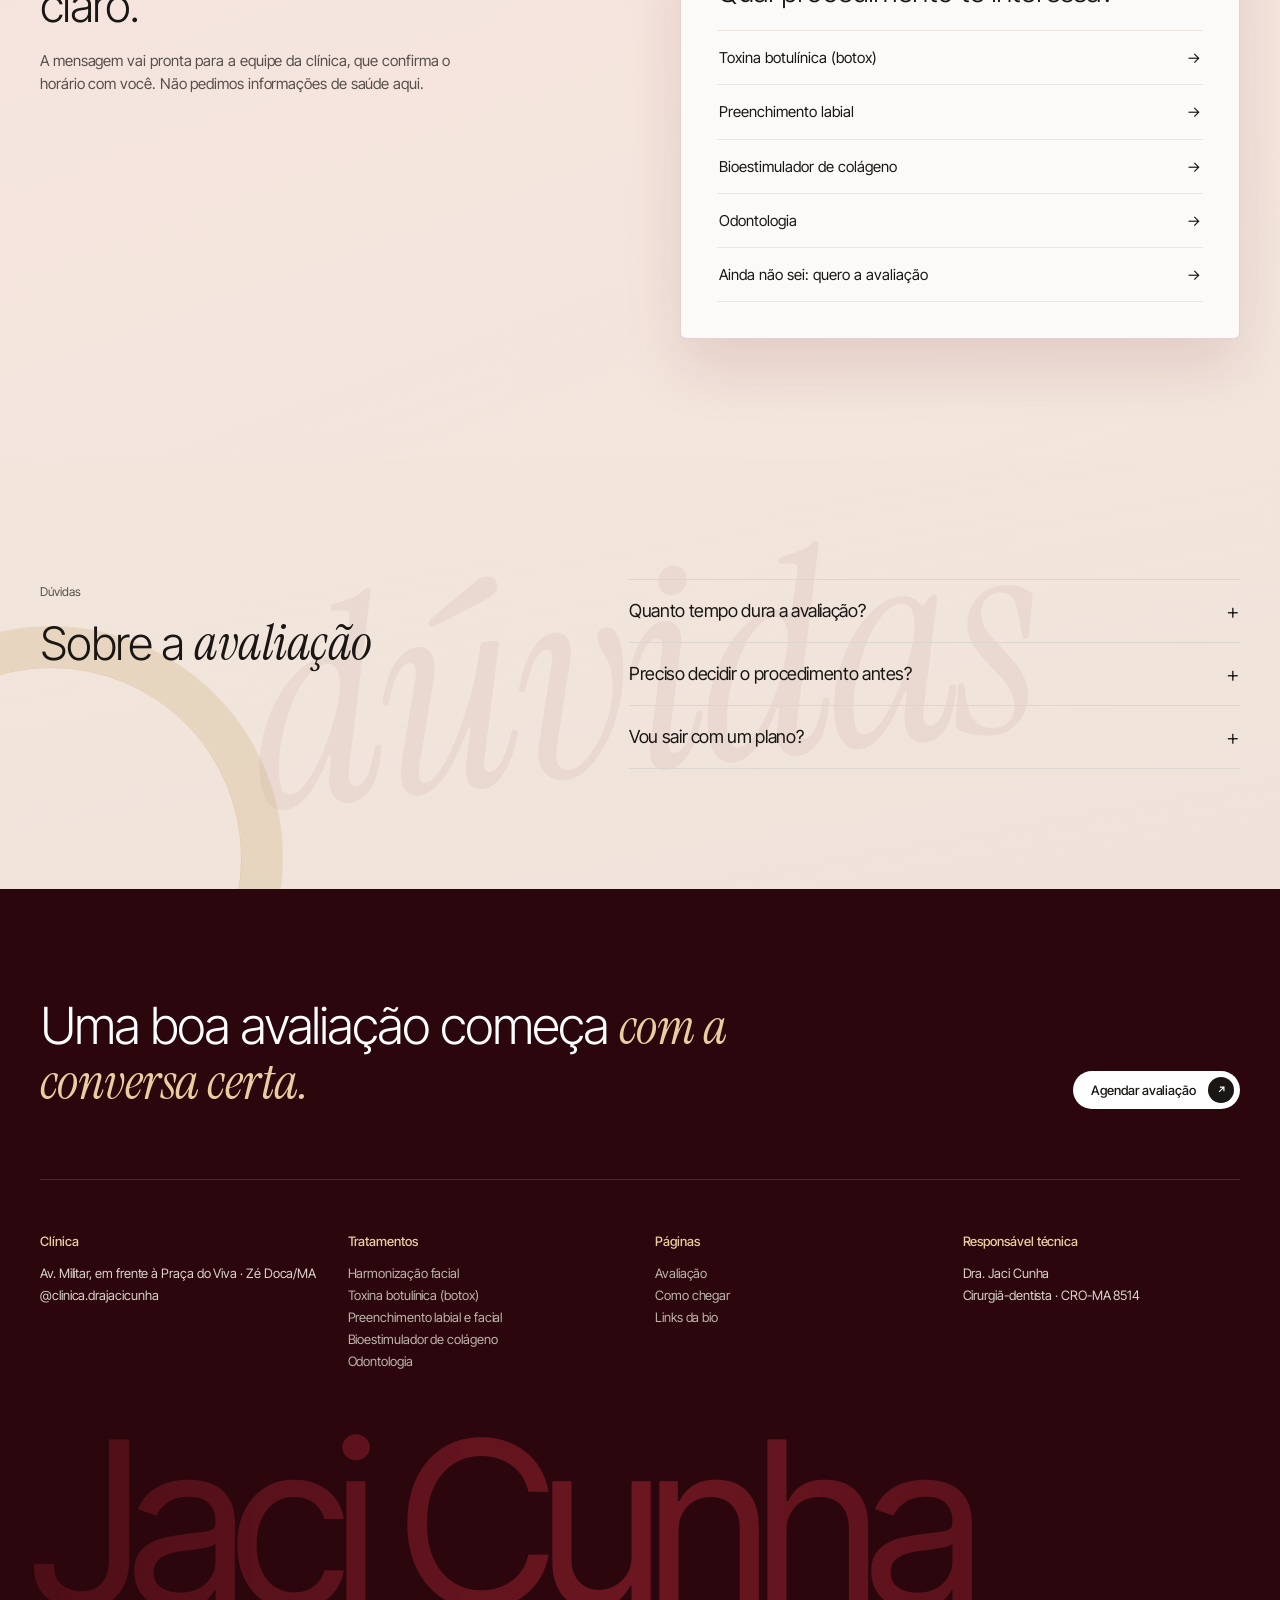
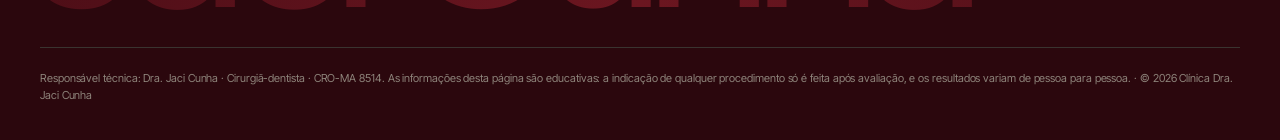
<file: avaliacao/index.html>
<!doctype html>
<html lang="pt-BR"><head><meta charset="utf-8"><meta name="viewport" content="width=device-width,initial-scale=1,viewport-fit=cover">
<title>Avaliação Facial Completa em Zé Doca (MA) | Clínica Dra. Jaci Cunha</title><meta name="description" content="Agende sua Avaliação Facial Completa com a Dra. Jaci Cunha (CRO-MA 8514) em Zé Doca (MA): análise do rosto e do sorriso e um plano por etapas."><link rel="canonical" href="https://drajacicunha.pages.dev/avaliacao/"><meta name="robots" content="index,follow,max-image-preview:large">
<meta name="geo.region" content="BR-MA"><meta name="geo.placename" content="Zé Doca"><meta name="theme-color" content="#F4F2EF">
<meta property="og:type" content="website"><meta property="og:locale" content="pt_BR"><meta property="og:site_name" content="Clínica Dra. Jaci Cunha"><meta property="og:title" content="Avaliação Facial Completa em Zé Doca (MA) | Clínica Dra. Jaci Cunha">
<meta property="og:description" content="Agende sua Avaliação Facial Completa com a Dra. Jaci Cunha (CRO-MA 8514) em Zé Doca (MA): análise do rosto e do sorriso e um plano por etapas."><meta property="og:url" content="https://drajacicunha.pages.dev/avaliacao/"><meta property="og:image" content="https://drajacicunha.pages.dev/img/v3-heroi.webp"><meta name="twitter:card" content="summary_large_image">
<link rel="icon" href="/img/avatar.webp"><link rel="apple-touch-icon" href="/img/avatar.webp"><link rel="preconnect" href="https://fonts.googleapis.com"><link rel="preconnect" href="https://fonts.gstatic.com" crossorigin>
<link href="https://fonts.googleapis.com/css2?family=Inter+Tight:wght@300;400;500&family=Instrument+Serif:ital@0;1&display=swap" rel="stylesheet"><link rel="stylesheet" href="/css/site.css">
<script type="application/ld+json">{"@context": "https://schema.org", "@graph": [{"@type": ["Dentist", "MedicalClinic"], "@id": "https://drajacicunha.pages.dev/#clinica", "name": "Clínica Dra. Jaci Cunha", "alternateName": "Dra. Jaci Cunha · Harmonização Orofacial e Odontologia", "url": "https://drajacicunha.pages.dev/", "image": "https://drajacicunha.pages.dev/img/jaci-off-white-sofa-sorrindo.webp", "logo": "https://drajacicunha.pages.dev/img/avatar.webp", "sameAs": ["https://www.instagram.com/clinica.drajacicunha/"], "address": {"@type": "PostalAddress", "streetAddress": "Av. Militar, em frente à Praça do Viva", "addressLocality": "Zé Doca", "addressRegion": "MA", "addressCountry": "BR"}, "areaServed": {"@type": "City", "name": "Zé Doca"}, "medicalSpecialty": ["Dentistry", "Dermatology"], "employee": {"@type": "Person", "name": "Dra. Jaci Cunha", "jobTitle": "Cirurgiã-dentista", "identifier": "CRO-MA 8514"}, "telephone": "+559885672646"}, {"@type": "BreadcrumbList", "itemListElement": [{"@type": "ListItem", "position": 1, "name": "Início", "item": "https://drajacicunha.pages.dev/"}, {"@type": "ListItem", "position": 2, "name": "Avaliação", "item": "https://drajacicunha.pages.dev/avaliacao/"}]}, {"@type": "FAQPage", "mainEntity": [{"@type": "Question", "name": "Quanto tempo dura a avaliação?", "acceptedAnswer": {"@type": "Answer", "text": "Cerca de 30 minutos."}}, {"@type": "Question", "name": "Preciso decidir o procedimento antes?", "acceptedAnswer": {"@type": "Answer", "text": "Não. A avaliação existe justamente para entender o seu rosto e montar o plano com você."}}, {"@type": "Question", "name": "Vou sair com um plano?", "acceptedAnswer": {"@type": "Answer", "text": "Sim: um plano por etapas, explicando o que faz sentido para você e em que ordem."}}]}]}</script></head>
<body class=""><header class="nav "><a class="logo" href="/">Dra. Jaci Cunha</a><nav aria-label="Páginas"><a href="/">Início</a><span>·</span><a href="/#tratamentos">Tratamentos</a><span>·</span><a href="/#dra">A Dra. Jaci</a><span>·</span><a href="/avaliacao/">Avaliação</a><span>·</span><a href="/#como-chegar">Como chegar</a></nav><a class="bt pq" href="/avaliacao/#agendar"><span>Agendar avaliação</span><i><svg viewBox="0 0 16 16" aria-hidden="true"><path d="M5 11 11 5M6 5h5v5" fill="none" stroke="currentColor" stroke-width="1.4"/></svg></i></a><button class="mn" type="button" aria-label="Abrir menu" onclick="document.body.classList.toggle('menu-aberto')"><i></i><i></i></button></header><div class="menu-cel"><a href="/">Início</a><a href="/#tratamentos">Tratamentos</a><a href="/#dra">A Dra. Jaci</a><a href="/avaliacao/">Avaliação</a><a href="/#como-chegar">Como chegar</a></div><main><section class="pg-h marca" data-marca="conversa"><div class="mancha m1"></div><div class="mancha m2"></div><div class="w"><div class="migalha"><a href="/">Início</a> / Avaliação</div><span class="eti">Avaliação Facial Completa · CRO-MA 8514</span><h1 class="pg-h1c">A sua primeira consulta <em>é uma conversa.</em></h1><p class="lead c">Cerca de 30 minutos para entender o seu rosto e o seu sorriso, registrar fotos no prontuário e montar um plano por etapas. Sem pressa e sem decidir nada na hora.</p></div></section>
<section class="sec rose sl-sec"><div class="w"><span class="eti c">Como é a avaliação · 4 etapas</span><div class="sl rv" data-sl><div class="sl-i on"><div class="sl-t"><span class="sl-num">01</span><h3><em>Conversa</em></h3></div><img src="/img/v3-cons1.webp" alt="Clínica Dra. Jaci Cunha em Zé Doca" loading="lazy" width="1000" height="1250"><p class="sl-d">O que incomoda você e o que você quer manter.</p></div><div class="sl-i "><div class="sl-t"><span class="sl-num">02</span><h3><em>Análise</em></h3></div><img src="/img/v3-cons2.webp" alt="Clínica Dra. Jaci Cunha em Zé Doca" loading="lazy" width="1000" height="1250"><p class="sl-d">Rosto, expressão e sorriso, com fotos para o prontuário.</p></div><div class="sl-i "><div class="sl-t"><span class="sl-num">03</span><h3><em>Plano</em></h3></div><img src="/img/v3-cons3.webp" alt="Clínica Dra. Jaci Cunha em Zé Doca" loading="lazy" width="1000" height="1250"><p class="sl-d">As etapas que fazem sentido para você, explicadas uma a uma.</p></div><div class="sl-i "><div class="sl-t"><span class="sl-num">04</span><h3><em>Acompanhamento</em></h3></div><img src="/img/v3-cons4.webp" alt="Clínica Dra. Jaci Cunha em Zé Doca" loading="lazy" width="1000" height="1250"><p class="sl-d">Retorno combinado para cuidar do resultado com você.</p></div><div class="sl-c"><span class="sl-n">01/04</span><button type="button" data-a aria-label="Anterior">←</button><button type="button" data-p aria-label="Próxima">→</button></div></div></div></section>
<section class="quiz" id="agendar"><div class="w q-grid"><div class="rv"><span class="eti">Avaliação</span><h2>Quatro perguntas. <em class="cz">Um começo</em> claro.</h2><p class="mut">A mensagem vai pronta para a equipe da clínica, que confirma o horário com você. Não pedimos informações de saúde aqui.</p></div>
<div id="qz" class="qz rv" aria-live="polite"></div></div></section>
<script>(()=>{const D={"quiz": [["Qual procedimento te interessa?", ["Toxina botulínica (botox)", "Preenchimento labial", "Bioestimulador de colágeno", "Odontologia", "Ainda não sei: quero a avaliação"]], ["Você já fez algum procedimento estético?", ["Sim", "Não, seria a primeira vez"]], ["Quando você gostaria de vir?", ["Esta semana", "Este mês", "Só quero tirar dúvidas"]], ["Melhor horário", ["Manhã", "Tarde"]]], "wa": "559885672646", "ig": "clinica.drajacicunha"},R=[];const el=document.getElementById('qz');
function passo(i){if(i<D.quiz.length){const[p,ops]=D.quiz[i];el.innerHTML=`<div class="q-top"><span>${String(i+1).padStart(2,'0')}/${String(D.quiz.length+1).padStart(2,'0')}</span><i style="--p:${(i+1)/(D.quiz.length+1)}"></i></div><h3>${p}</h3><div class="op">${ops.map(o=>`<button type="button">${o}<span>→</span></button>`).join('')}</div>`;
 el.querySelectorAll('button').forEach(b=>b.onclick=()=>{R[i]=b.firstChild.textContent;passo(i+1)})}
 else{el.innerHTML=`<div class="q-top"><span>${D.quiz.length+1}/${D.quiz.length+1}</span><i style="--p:1"></i></div><h3>Seu nome e sua cidade</h3><input id="qn" placeholder="Nome" autocomplete="given-name"><input id="qc" placeholder="Cidade" value="Zé Doca"><button type="button" id="qe" class="bt"><span>Enviar para a clínica</span><i><svg viewBox="0 0 16 16" aria-hidden="true"><path d="M5 11 11 5M6 5h5v5" fill="none" stroke="currentColor" stroke-width="1.4"/></svg></i></button>`;
 document.getElementById('qe').onclick=()=>{const n=document.getElementById('qn').value.trim()||'(sem nome)',c=document.getElementById('qc').value.trim();
  const t=`Oi! Vim pelo site da Clínica Dra. Jaci Cunha.\nNome: ${n}\nCidade: ${c}\nInteresse: ${R[0]}\nJá fez procedimento: ${R[1]}\nQuando: ${R[2]}\nHorário: ${R[3]}`;
  if(D.wa)location.href='https://wa.me/'+D.wa+'?text='+encodeURIComponent(t);
  else{try{navigator.clipboard.writeText(t)}catch(e){}el.innerHTML='<h3>Mensagem copiada.</h3><p class="mut" style="margin:10px 0 18px">Abra o direct da clínica e cole a mensagem.</p><a class="bt" href="https://ig.me/m/'+D.ig+'"><span>Abrir o direct</span><i><svg viewBox="0 0 16 16" aria-hidden="true"><path d="M5 11 11 5M6 5h5v5" fill="none" stroke="currentColor" stroke-width="1.4"/></svg></i></a>'}}}}
passo(0)})();</script><section class="sec cinza marca" data-marca="dúvidas"><div class="w duas"><div class="rv"><span class="eti">Dúvidas</span><h2 class="h2">Sobre a <em>avaliação</em></h2></div><div class="rv"><div class="faq"><details><summary>Quanto tempo dura a avaliação?</summary><p>Cerca de 30 minutos.</p></details><details><summary>Preciso decidir o procedimento antes?</summary><p>Não. A avaliação existe justamente para entender o seu rosto e montar o plano com você.</p></details><details><summary>Vou sair com um plano?</summary><p>Sim: um plano por etapas, explicando o que faz sentido para você e em que ordem.</p></details></div></div></div></section></main><footer class="rod"><div class="w"><div class="rod-top"><h2>Uma boa avaliação começa <em>com a conversa certa.</em></h2><a class="bt claro" href="/avaliacao/#agendar"><span>Agendar avaliação</span><i><svg viewBox="0 0 16 16" aria-hidden="true"><path d="M5 11 11 5M6 5h5v5" fill="none" stroke="currentColor" stroke-width="1.4"/></svg></i></a></div>
<div class="cols"><div><b>Clínica</b>Av. Militar, em frente à Praça do Viva · Zé Doca/MA<br>@clinica.drajacicunha</div><div><b>Tratamentos</b><a href="/harmonizacao-facial-em-ze-doca/">Harmonização facial</a><a href="/botox-em-ze-doca/">Toxina botulínica (botox)</a><a href="/preenchimento-labial-em-ze-doca/">Preenchimento labial e facial</a><a href="/bioestimulador-de-colageno-em-ze-doca/">Bioestimulador de colágeno</a><a href="/dentista-em-ze-doca/">Odontologia</a></div><div><b>Páginas</b><a href="/avaliacao/">Avaliação</a><a href="/#como-chegar">Como chegar</a><a href="/bio/">Links da bio</a></div><div><b>Responsável técnica</b>Dra. Jaci Cunha<br>Cirurgiã-dentista · CRO-MA 8514</div></div>
<div class="marca-g" aria-hidden="true">Jaci Cunha</div><div class="leg">Responsável técnica: Dra. Jaci Cunha · Cirurgiã-dentista · CRO-MA 8514. As informações desta página são educativas: a indicação de qualquer procedimento só é feita após avaliação, e os resultados variam de pessoa para pessoa. · © 2026 Clínica Dra. Jaci Cunha</div></div></footer>
<script>(()=>{const r=matchMedia('(prefers-reduced-motion: reduce)').matches;const o=new IntersectionObserver(es=>es.forEach(e=>{if(e.isIntersecting){e.target.classList.add('ok');o.unobserve(e.target)}}),{threshold:.15});document.querySelectorAll('.rv').forEach(el=>r?el.classList.add('ok'):o.observe(el));
const n=document.querySelector('.nav');addEventListener('scroll',()=>n.classList.toggle('fixo',scrollY>40),{passive:true});
document.querySelectorAll('[data-sl]').forEach(sl=>{const it=[...sl.querySelectorAll('.sl-i')];let k=0;const ir=d=>{it[k].classList.remove('on');k=(k+d+it.length)%it.length;it[k].classList.add('on');sl.querySelector('.sl-n').textContent=String(k+1).padStart(2,'0')+'/'+String(it.length).padStart(2,'0')};sl.querySelector('[data-a]').onclick=()=>ir(-1);sl.querySelector('[data-p]').onclick=()=>ir(1)});})();</script></body></html>
</file>
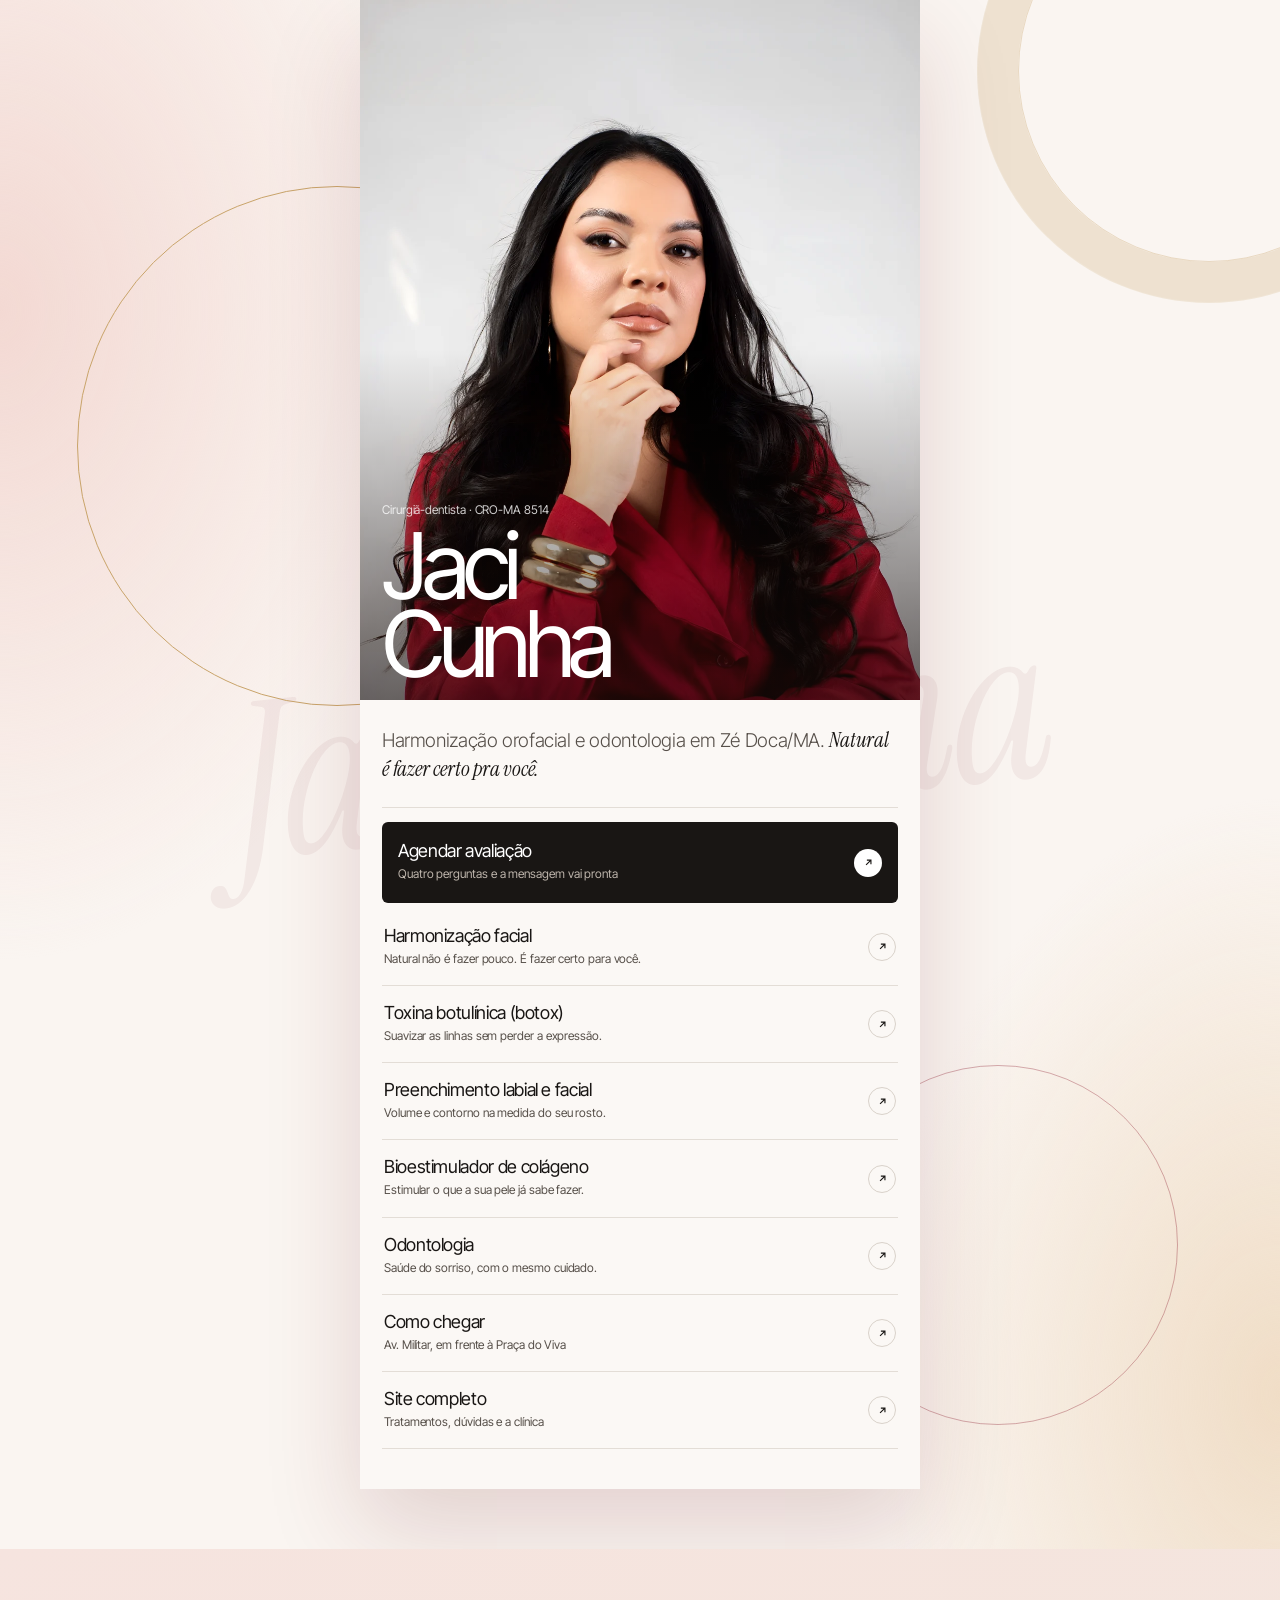
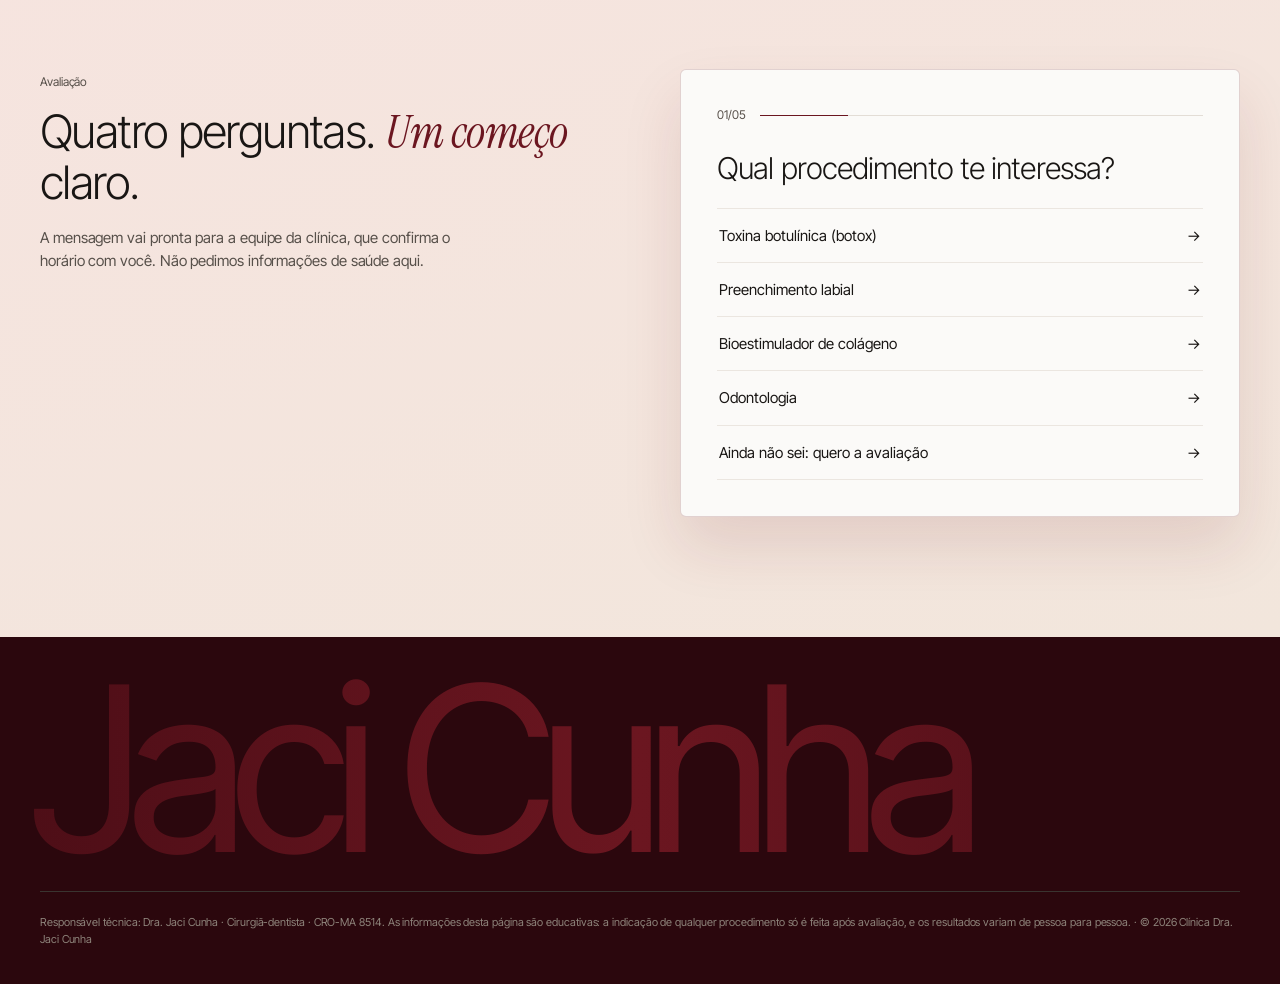
<file: bio/index.html>
<!doctype html>
<html lang="pt-BR"><head><meta charset="utf-8"><meta name="viewport" content="width=device-width,initial-scale=1,viewport-fit=cover">
<title>Dra. Jaci Cunha · Links | Harmonização e Odontologia em Zé Doca</title><meta name="description" content="Agende sua avaliação com a Dra. Jaci Cunha (CRO-MA 8514) em Zé Doca (MA)."><link rel="canonical" href="https://drajacicunha.pages.dev/bio/"><meta name="robots" content="noindex,follow">
<meta name="geo.region" content="BR-MA"><meta name="geo.placename" content="Zé Doca"><meta name="theme-color" content="#F4F2EF">
<meta property="og:type" content="website"><meta property="og:locale" content="pt_BR"><meta property="og:site_name" content="Clínica Dra. Jaci Cunha"><meta property="og:title" content="Dra. Jaci Cunha · Links | Harmonização e Odontologia em Zé Doca">
<meta property="og:description" content="Agende sua avaliação com a Dra. Jaci Cunha (CRO-MA 8514) em Zé Doca (MA)."><meta property="og:url" content="https://drajacicunha.pages.dev/bio/"><meta property="og:image" content="https://drajacicunha.pages.dev/img/v3-heroi.webp"><meta name="twitter:card" content="summary_large_image">
<link rel="icon" href="/img/avatar.webp"><link rel="apple-touch-icon" href="/img/avatar.webp"><link rel="preconnect" href="https://fonts.googleapis.com"><link rel="preconnect" href="https://fonts.gstatic.com" crossorigin>
<link href="https://fonts.googleapis.com/css2?family=Inter+Tight:wght@300;400;500&family=Instrument+Serif:ital@0;1&display=swap" rel="stylesheet"><link rel="stylesheet" href="/css/site.css">
<script type="application/ld+json">{"@context": "https://schema.org", "@graph": [{"@type": ["Dentist", "MedicalClinic"], "@id": "https://drajacicunha.pages.dev/#clinica", "name": "Clínica Dra. Jaci Cunha", "alternateName": "Dra. Jaci Cunha · Harmonização Orofacial e Odontologia", "url": "https://drajacicunha.pages.dev/", "image": "https://drajacicunha.pages.dev/img/jaci-off-white-sofa-sorrindo.webp", "logo": "https://drajacicunha.pages.dev/img/avatar.webp", "sameAs": ["https://www.instagram.com/clinica.drajacicunha/"], "address": {"@type": "PostalAddress", "streetAddress": "Av. Militar, em frente à Praça do Viva", "addressLocality": "Zé Doca", "addressRegion": "MA", "addressCountry": "BR"}, "areaServed": {"@type": "City", "name": "Zé Doca"}, "medicalSpecialty": ["Dentistry", "Dermatology"], "employee": {"@type": "Person", "name": "Dra. Jaci Cunha", "jobTitle": "Cirurgiã-dentista", "identifier": "CRO-MA 8514"}, "telephone": "+559885672646"}]}</script></head>
<body class="pg-bio"><header class="nav "><a class="logo" href="/">Dra. Jaci Cunha</a><nav aria-label="Páginas"><a href="/">Início</a><span>·</span><a href="/#tratamentos">Tratamentos</a><span>·</span><a href="/#dra">A Dra. Jaci</a><span>·</span><a href="/avaliacao/">Avaliação</a><span>·</span><a href="/#como-chegar">Como chegar</a></nav><a class="bt pq" href="/avaliacao/#agendar"><span>Agendar avaliação</span><i><svg viewBox="0 0 16 16" aria-hidden="true"><path d="M5 11 11 5M6 5h5v5" fill="none" stroke="currentColor" stroke-width="1.4"/></svg></i></a><button class="mn" type="button" aria-label="Abrir menu" onclick="document.body.classList.toggle('menu-aberto')"><i></i><i></i></button></header><div class="menu-cel"><a href="/">Início</a><a href="/#tratamentos">Tratamentos</a><a href="/#dra">A Dra. Jaci</a><a href="/avaliacao/">Avaliação</a><a href="/#como-chegar">Como chegar</a></div><main><div class="bio-pg marca" data-marca="Jaci Cunha"><span class="anel ba1"></span><span class="anel ba2"></span><section class="bio"><div class="bio-h"><img src="/img/v3-bio.webp" alt="Dra. Jaci Cunha, cirurgiã-dentista" width="1100" height="1375"><div class="bio-ht"><span class="eti claro">Cirurgiã-dentista · CRO-MA 8514</span><h1>Jaci<br>Cunha</h1></div></div>
<div class="bio-w"><p class="bio-f">Harmonização orofacial e odontologia em Zé Doca/MA. <em>Natural é fazer certo pra você.</em></p><div class="bio-l"><a class="b1" href="#agendar"><span><b>Agendar avaliação</b><small>Quatro perguntas e a mensagem vai pronta</small></span><i><svg viewBox="0 0 16 16" aria-hidden="true"><path d="M5 11 11 5M6 5h5v5" fill="none" stroke="currentColor" stroke-width="1.4"/></svg></i></a><a class="" href="/harmonizacao-facial-em-ze-doca/"><span><b>Harmonização facial</b><small>Natural não é fazer pouco. É fazer certo para você.</small></span><i><svg viewBox="0 0 16 16" aria-hidden="true"><path d="M5 11 11 5M6 5h5v5" fill="none" stroke="currentColor" stroke-width="1.4"/></svg></i></a><a class="" href="/botox-em-ze-doca/"><span><b>Toxina botulínica (botox)</b><small>Suavizar as linhas sem perder a expressão.</small></span><i><svg viewBox="0 0 16 16" aria-hidden="true"><path d="M5 11 11 5M6 5h5v5" fill="none" stroke="currentColor" stroke-width="1.4"/></svg></i></a><a class="" href="/preenchimento-labial-em-ze-doca/"><span><b>Preenchimento labial e facial</b><small>Volume e contorno na medida do seu rosto.</small></span><i><svg viewBox="0 0 16 16" aria-hidden="true"><path d="M5 11 11 5M6 5h5v5" fill="none" stroke="currentColor" stroke-width="1.4"/></svg></i></a><a class="" href="/bioestimulador-de-colageno-em-ze-doca/"><span><b>Bioestimulador de colágeno</b><small>Estimular o que a sua pele já sabe fazer.</small></span><i><svg viewBox="0 0 16 16" aria-hidden="true"><path d="M5 11 11 5M6 5h5v5" fill="none" stroke="currentColor" stroke-width="1.4"/></svg></i></a><a class="" href="/dentista-em-ze-doca/"><span><b>Odontologia</b><small>Saúde do sorriso, com o mesmo cuidado.</small></span><i><svg viewBox="0 0 16 16" aria-hidden="true"><path d="M5 11 11 5M6 5h5v5" fill="none" stroke="currentColor" stroke-width="1.4"/></svg></i></a><a class="" href="/#como-chegar"><span><b>Como chegar</b><small>Av. Militar, em frente à Praça do Viva</small></span><i><svg viewBox="0 0 16 16" aria-hidden="true"><path d="M5 11 11 5M6 5h5v5" fill="none" stroke="currentColor" stroke-width="1.4"/></svg></i></a><a class="" href="/"><span><b>Site completo</b><small>Tratamentos, dúvidas e a clínica</small></span><i><svg viewBox="0 0 16 16" aria-hidden="true"><path d="M5 11 11 5M6 5h5v5" fill="none" stroke="currentColor" stroke-width="1.4"/></svg></i></a></div></div></section></div><section class="quiz" id="agendar"><div class="w q-grid"><div class="rv"><span class="eti">Avaliação</span><h2>Quatro perguntas. <em class="cz">Um começo</em> claro.</h2><p class="mut">A mensagem vai pronta para a equipe da clínica, que confirma o horário com você. Não pedimos informações de saúde aqui.</p></div>
<div id="qz" class="qz rv" aria-live="polite"></div></div></section>
<script>(()=>{const D={"quiz": [["Qual procedimento te interessa?", ["Toxina botulínica (botox)", "Preenchimento labial", "Bioestimulador de colágeno", "Odontologia", "Ainda não sei: quero a avaliação"]], ["Você já fez algum procedimento estético?", ["Sim", "Não, seria a primeira vez"]], ["Quando você gostaria de vir?", ["Esta semana", "Este mês", "Só quero tirar dúvidas"]], ["Melhor horário", ["Manhã", "Tarde"]]], "wa": "559885672646", "ig": "clinica.drajacicunha"},R=[];const el=document.getElementById('qz');
function passo(i){if(i<D.quiz.length){const[p,ops]=D.quiz[i];el.innerHTML=`<div class="q-top"><span>${String(i+1).padStart(2,'0')}/${String(D.quiz.length+1).padStart(2,'0')}</span><i style="--p:${(i+1)/(D.quiz.length+1)}"></i></div><h3>${p}</h3><div class="op">${ops.map(o=>`<button type="button">${o}<span>→</span></button>`).join('')}</div>`;
 el.querySelectorAll('button').forEach(b=>b.onclick=()=>{R[i]=b.firstChild.textContent;passo(i+1)})}
 else{el.innerHTML=`<div class="q-top"><span>${D.quiz.length+1}/${D.quiz.length+1}</span><i style="--p:1"></i></div><h3>Seu nome e sua cidade</h3><input id="qn" placeholder="Nome" autocomplete="given-name"><input id="qc" placeholder="Cidade" value="Zé Doca"><button type="button" id="qe" class="bt"><span>Enviar para a clínica</span><i><svg viewBox="0 0 16 16" aria-hidden="true"><path d="M5 11 11 5M6 5h5v5" fill="none" stroke="currentColor" stroke-width="1.4"/></svg></i></button>`;
 document.getElementById('qe').onclick=()=>{const n=document.getElementById('qn').value.trim()||'(sem nome)',c=document.getElementById('qc').value.trim();
  const t=`Oi! Vim pelo site da Clínica Dra. Jaci Cunha.\nNome: ${n}\nCidade: ${c}\nInteresse: ${R[0]}\nJá fez procedimento: ${R[1]}\nQuando: ${R[2]}\nHorário: ${R[3]}`;
  if(D.wa)location.href='https://wa.me/'+D.wa+'?text='+encodeURIComponent(t);
  else{try{navigator.clipboard.writeText(t)}catch(e){}el.innerHTML='<h3>Mensagem copiada.</h3><p class="mut" style="margin:10px 0 18px">Abra o direct da clínica e cole a mensagem.</p><a class="bt" href="https://ig.me/m/'+D.ig+'"><span>Abrir o direct</span><i><svg viewBox="0 0 16 16" aria-hidden="true"><path d="M5 11 11 5M6 5h5v5" fill="none" stroke="currentColor" stroke-width="1.4"/></svg></i></a>'}}}}
passo(0)})();</script></main><footer class="rod"><div class="w"><div class="rod-top"><h2>Uma boa avaliação começa <em>com a conversa certa.</em></h2><a class="bt claro" href="/avaliacao/#agendar"><span>Agendar avaliação</span><i><svg viewBox="0 0 16 16" aria-hidden="true"><path d="M5 11 11 5M6 5h5v5" fill="none" stroke="currentColor" stroke-width="1.4"/></svg></i></a></div>
<div class="cols"><div><b>Clínica</b>Av. Militar, em frente à Praça do Viva · Zé Doca/MA<br>@clinica.drajacicunha</div><div><b>Tratamentos</b><a href="/harmonizacao-facial-em-ze-doca/">Harmonização facial</a><a href="/botox-em-ze-doca/">Toxina botulínica (botox)</a><a href="/preenchimento-labial-em-ze-doca/">Preenchimento labial e facial</a><a href="/bioestimulador-de-colageno-em-ze-doca/">Bioestimulador de colágeno</a><a href="/dentista-em-ze-doca/">Odontologia</a></div><div><b>Páginas</b><a href="/avaliacao/">Avaliação</a><a href="/#como-chegar">Como chegar</a><a href="/bio/">Links da bio</a></div><div><b>Responsável técnica</b>Dra. Jaci Cunha<br>Cirurgiã-dentista · CRO-MA 8514</div></div>
<div class="marca-g" aria-hidden="true">Jaci Cunha</div><div class="leg">Responsável técnica: Dra. Jaci Cunha · Cirurgiã-dentista · CRO-MA 8514. As informações desta página são educativas: a indicação de qualquer procedimento só é feita após avaliação, e os resultados variam de pessoa para pessoa. · © 2026 Clínica Dra. Jaci Cunha</div></div></footer>
<script>(()=>{const r=matchMedia('(prefers-reduced-motion: reduce)').matches;const o=new IntersectionObserver(es=>es.forEach(e=>{if(e.isIntersecting){e.target.classList.add('ok');o.unobserve(e.target)}}),{threshold:.15});document.querySelectorAll('.rv').forEach(el=>r?el.classList.add('ok'):o.observe(el));
const n=document.querySelector('.nav');addEventListener('scroll',()=>n.classList.toggle('fixo',scrollY>40),{passive:true});
document.querySelectorAll('[data-sl]').forEach(sl=>{const it=[...sl.querySelectorAll('.sl-i')];let k=0;const ir=d=>{it[k].classList.remove('on');k=(k+d+it.length)%it.length;it[k].classList.add('on');sl.querySelector('.sl-n').textContent=String(k+1).padStart(2,'0')+'/'+String(it.length).padStart(2,'0')};sl.querySelector('[data-a]').onclick=()=>ir(-1);sl.querySelector('[data-p]').onclick=()=>ir(1)});})();</script></body></html>
</file>
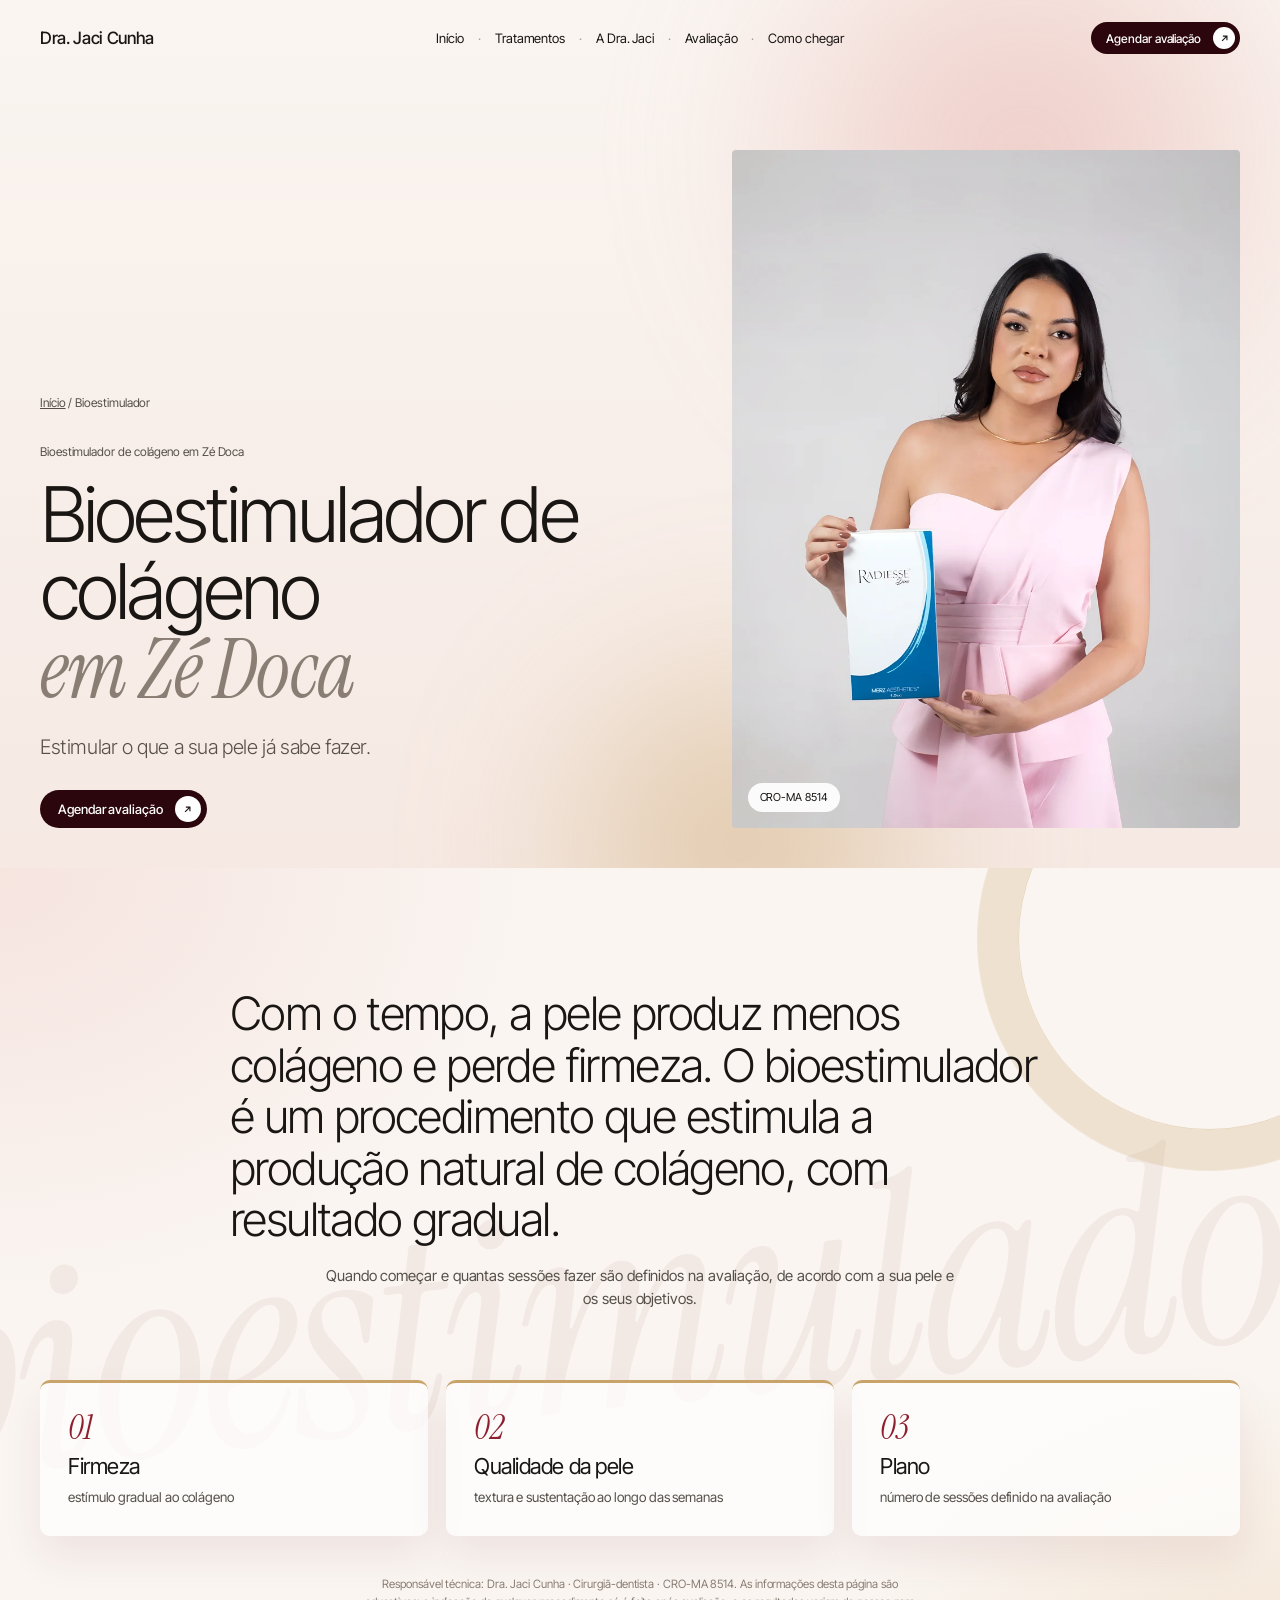
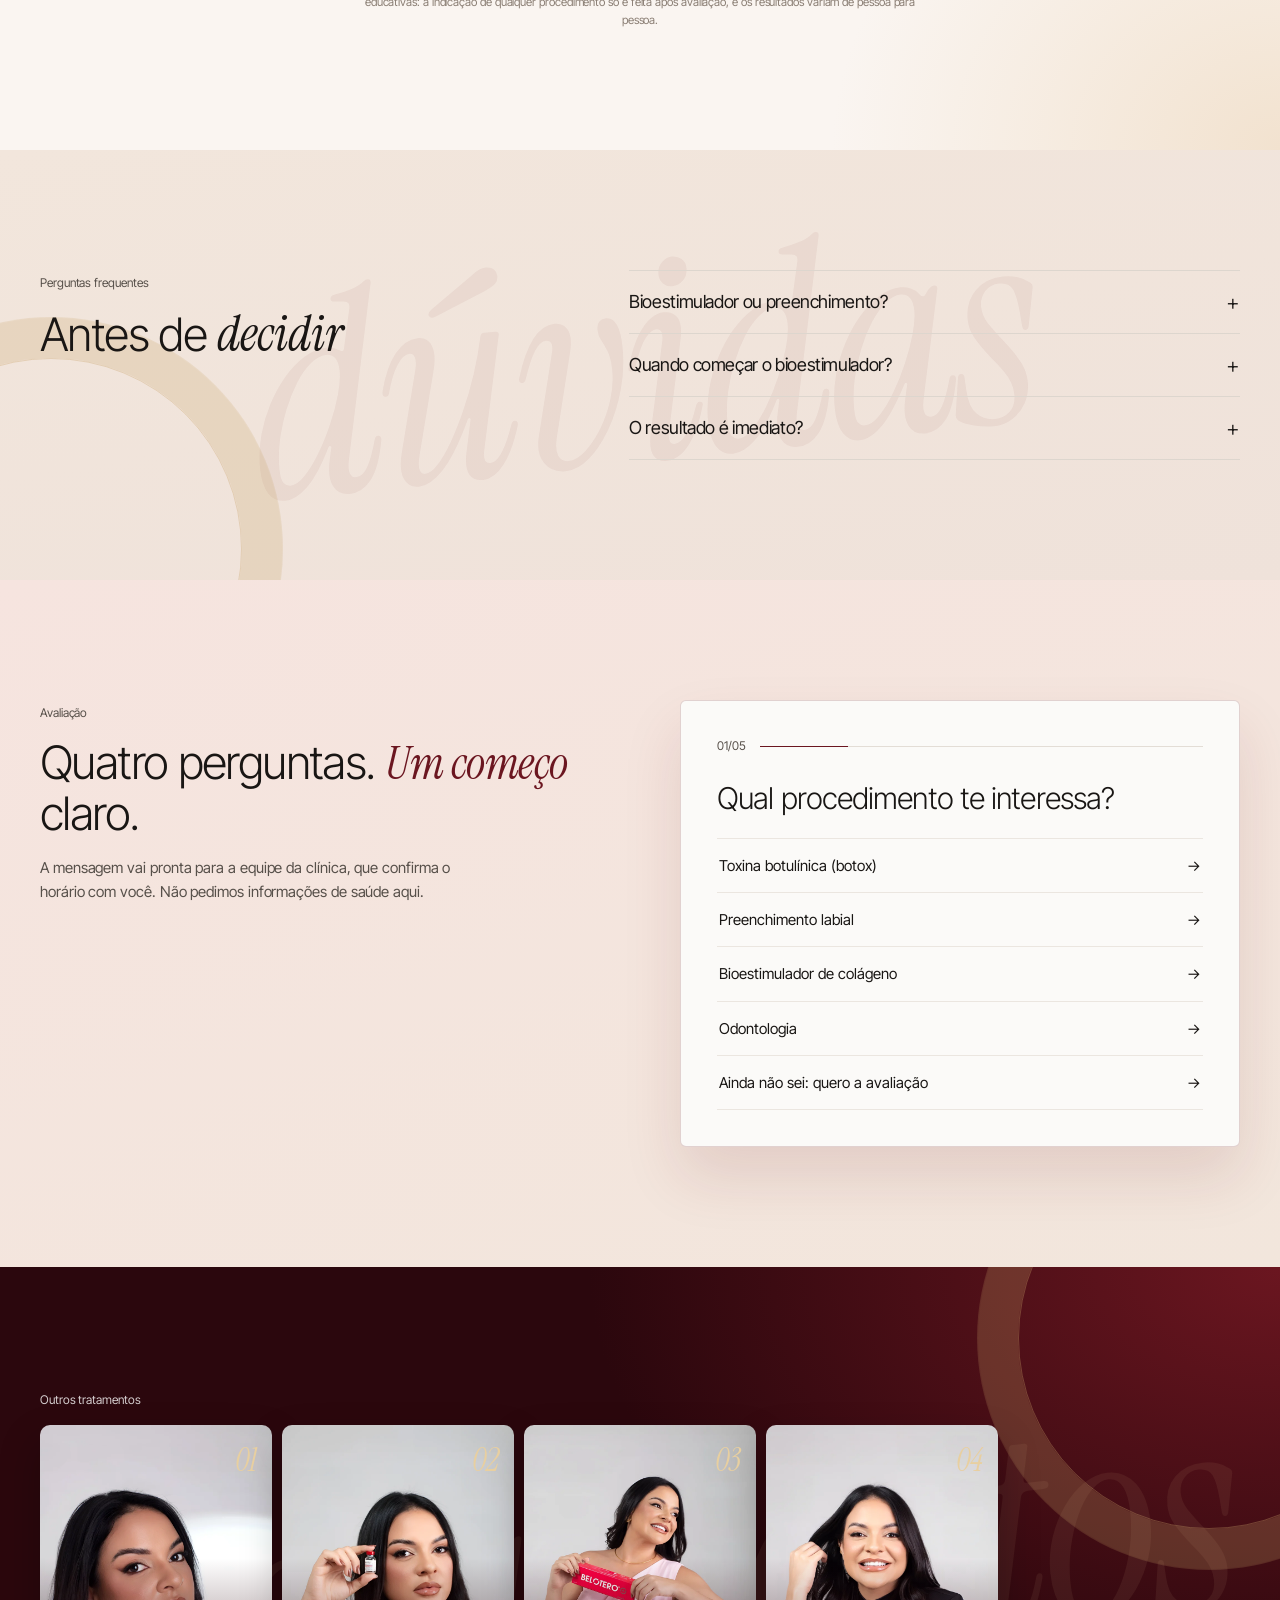
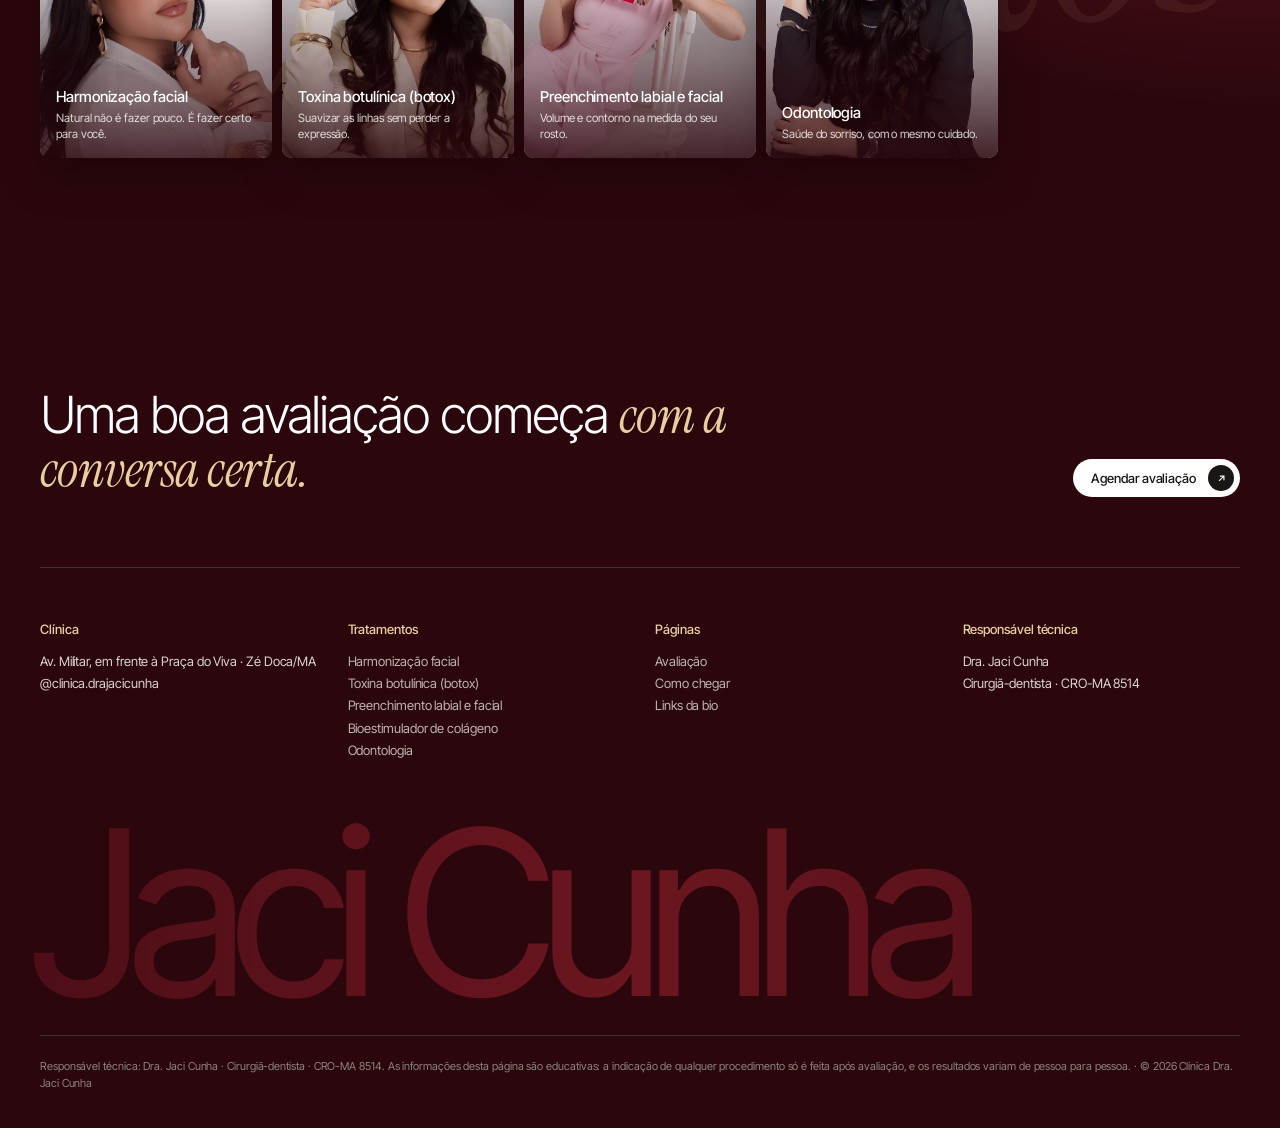
<file: bioestimulador-de-colageno-em-ze-doca/index.html>
<!doctype html>
<html lang="pt-BR"><head><meta charset="utf-8"><meta name="viewport" content="width=device-width,initial-scale=1,viewport-fit=cover">
<title>Bioestimulador de Colágeno em Zé Doca (MA) | Dra. Jaci Cunha</title><meta name="description" content="Bioestimulador de colágeno em Zé Doca (MA) com a Dra. Jaci Cunha, CRO-MA 8514: estímulo à produção natural de colágeno e à firmeza da pele. Agende sua avaliação."><link rel="canonical" href="https://drajacicunha.pages.dev/bioestimulador-de-colageno-em-ze-doca/"><meta name="robots" content="index,follow,max-image-preview:large">
<meta name="geo.region" content="BR-MA"><meta name="geo.placename" content="Zé Doca"><meta name="theme-color" content="#F4F2EF">
<meta property="og:type" content="website"><meta property="og:locale" content="pt_BR"><meta property="og:site_name" content="Clínica Dra. Jaci Cunha"><meta property="og:title" content="Bioestimulador de Colágeno em Zé Doca (MA) | Dra. Jaci Cunha">
<meta property="og:description" content="Bioestimulador de colágeno em Zé Doca (MA) com a Dra. Jaci Cunha, CRO-MA 8514: estímulo à produção natural de colágeno e à firmeza da pele. Agende sua avaliação."><meta property="og:url" content="https://drajacicunha.pages.dev/bioestimulador-de-colageno-em-ze-doca/"><meta property="og:image" content="https://drajacicunha.pages.dev/img/v3-t-bio.webp"><meta name="twitter:card" content="summary_large_image">
<link rel="icon" href="/img/avatar.webp"><link rel="apple-touch-icon" href="/img/avatar.webp"><link rel="preconnect" href="https://fonts.googleapis.com"><link rel="preconnect" href="https://fonts.gstatic.com" crossorigin>
<link href="https://fonts.googleapis.com/css2?family=Inter+Tight:wght@300;400;500&family=Instrument+Serif:ital@0;1&display=swap" rel="stylesheet"><link rel="stylesheet" href="/css/site.css">
<script type="application/ld+json">{"@context": "https://schema.org", "@graph": [{"@type": ["Dentist", "MedicalClinic"], "@id": "https://drajacicunha.pages.dev/#clinica", "name": "Clínica Dra. Jaci Cunha", "alternateName": "Dra. Jaci Cunha · Harmonização Orofacial e Odontologia", "url": "https://drajacicunha.pages.dev/", "image": "https://drajacicunha.pages.dev/img/jaci-off-white-sofa-sorrindo.webp", "logo": "https://drajacicunha.pages.dev/img/avatar.webp", "sameAs": ["https://www.instagram.com/clinica.drajacicunha/"], "address": {"@type": "PostalAddress", "streetAddress": "Av. Militar, em frente à Praça do Viva", "addressLocality": "Zé Doca", "addressRegion": "MA", "addressCountry": "BR"}, "areaServed": {"@type": "City", "name": "Zé Doca"}, "medicalSpecialty": ["Dentistry", "Dermatology"], "employee": {"@type": "Person", "name": "Dra. Jaci Cunha", "jobTitle": "Cirurgiã-dentista", "identifier": "CRO-MA 8514"}, "telephone": "+559885672646"}, {"@type": "BreadcrumbList", "itemListElement": [{"@type": "ListItem", "position": 1, "name": "Início", "item": "https://drajacicunha.pages.dev/"}, {"@type": "ListItem", "position": 2, "name": "Bioestimulador", "item": "https://drajacicunha.pages.dev/bioestimulador-de-colageno-em-ze-doca/"}]}, {"@type": "FAQPage", "mainEntity": [{"@type": "Question", "name": "Bioestimulador ou preenchimento?", "acceptedAnswer": {"@type": "Answer", "text": "São coisas diferentes: o preenchimento repõe volume na hora; o bioestimulador estimula o colágeno aos poucos. A avaliação mostra o que faz sentido para você."}}, {"@type": "Question", "name": "Quando começar o bioestimulador?", "acceptedAnswer": {"@type": "Answer", "text": "Não existe uma idade única. Depende da sua pele, e isso é avaliado na consulta."}}, {"@type": "Question", "name": "O resultado é imediato?", "acceptedAnswer": {"@type": "Answer", "text": "Não. O bioestimulador age de forma gradual, ao longo das semanas."}}]}, {"@type": "MedicalProcedure", "name": "Bioestimulador de colágeno", "description": "Bioestimulador de colágeno em Zé Doca (MA) com a Dra. Jaci Cunha, CRO-MA 8514: estímulo à produção natural de colágeno e à firmeza da pele. Agende sua avaliação.", "url": "https://drajacicunha.pages.dev/bioestimulador-de-colageno-em-ze-doca/", "provider": {"@id": "https://drajacicunha.pages.dev/#clinica"}}]}</script></head>
<body class=""><header class="nav "><a class="logo" href="/">Dra. Jaci Cunha</a><nav aria-label="Páginas"><a href="/">Início</a><span>·</span><a href="/#tratamentos">Tratamentos</a><span>·</span><a href="/#dra">A Dra. Jaci</a><span>·</span><a href="/avaliacao/">Avaliação</a><span>·</span><a href="/#como-chegar">Como chegar</a></nav><a class="bt pq" href="/avaliacao/#agendar"><span>Agendar avaliação</span><i><svg viewBox="0 0 16 16" aria-hidden="true"><path d="M5 11 11 5M6 5h5v5" fill="none" stroke="currentColor" stroke-width="1.4"/></svg></i></a><button class="mn" type="button" aria-label="Abrir menu" onclick="document.body.classList.toggle('menu-aberto')"><i></i><i></i></button></header><div class="menu-cel"><a href="/">Início</a><a href="/#tratamentos">Tratamentos</a><a href="/#dra">A Dra. Jaci</a><a href="/avaliacao/">Avaliação</a><a href="/#como-chegar">Como chegar</a></div><main><section class="pg-h"><div class="mancha m1"></div><div class="mancha m2"></div><div class="w pg-g"><div class="rv"><div class="migalha"><a href="/">Início</a> / Bioestimulador</div><span class="eti">Bioestimulador de colágeno em Zé Doca</span><h1>Bioestimulador de colágeno<em> em Zé Doca</em></h1><p class="lead">Estimular o que a sua pele já sabe fazer.</p><a class="bt " href="/avaliacao/#agendar"><span>Agendar avaliação</span><i><svg viewBox="0 0 16 16" aria-hidden="true"><path d="M5 11 11 5M6 5h5v5" fill="none" stroke="currentColor" stroke-width="1.4"/></svg></i></a></div><div class="pg-f rv"><img src="/img/v3-t-bio.webp" alt="Dra. Jaci Cunha, cirurgiã-dentista em Zé Doca" width="900" height="1200"><span class="pg-cro">CRO-MA 8514</span></div></div></section>
<section class="sec marca nude" data-marca="bioestimulador"><div class="w"><h2 class="h2c rv">Com o tempo, a pele produz menos colágeno e perde firmeza. O bioestimulador é um procedimento que estimula a produção natural de colágeno, com resultado gradual.</h2><p class="mut c rv" style="max-width:640px;margin:18px auto 0">Quando começar e quantas sessões fazer são definidos na avaliação, de acordo com a sua pele e os seus objetivos.</p><div class="env"><div class="env-i rv"><span>01</span><b>Firmeza</b><p>estímulo gradual ao colágeno</p></div><div class="env-i rv"><span>02</span><b>Qualidade da pele</b><p>textura e sustentação ao longo das semanas</p></div><div class="env-i rv"><span>03</span><b>Plano</b><p>número de sessões definido na avaliação</p></div></div><p class="aviso c">Responsável técnica: Dra. Jaci Cunha · Cirurgiã-dentista · CRO-MA 8514. As informações desta página são educativas: a indicação de qualquer procedimento só é feita após avaliação, e os resultados variam de pessoa para pessoa.</p></div></section>
<section class="sec cinza marca" data-marca="dúvidas"><div class="w duas"><div class="rv"><span class="eti">Perguntas frequentes</span><h2 class="h2">Antes de <em>decidir</em></h2></div><div class="rv"><div class="faq"><details><summary>Bioestimulador ou preenchimento?</summary><p>São coisas diferentes: o preenchimento repõe volume na hora; o bioestimulador estimula o colágeno aos poucos. A avaliação mostra o que faz sentido para você.</p></details><details><summary>Quando começar o bioestimulador?</summary><p>Não existe uma idade única. Depende da sua pele, e isso é avaliado na consulta.</p></details><details><summary>O resultado é imediato?</summary><p>Não. O bioestimulador age de forma gradual, ao longo das semanas.</p></details></div></div></div></section>
<section class="quiz" id="agendar"><div class="w q-grid"><div class="rv"><span class="eti">Avaliação</span><h2>Quatro perguntas. <em class="cz">Um começo</em> claro.</h2><p class="mut">A mensagem vai pronta para a equipe da clínica, que confirma o horário com você. Não pedimos informações de saúde aqui.</p></div>
<div id="qz" class="qz rv" aria-live="polite"></div></div></section>
<script>(()=>{const D={"quiz": [["Qual procedimento te interessa?", ["Toxina botulínica (botox)", "Preenchimento labial", "Bioestimulador de colágeno", "Odontologia", "Ainda não sei: quero a avaliação"]], ["Você já fez algum procedimento estético?", ["Sim", "Não, seria a primeira vez"]], ["Quando você gostaria de vir?", ["Esta semana", "Este mês", "Só quero tirar dúvidas"]], ["Melhor horário", ["Manhã", "Tarde"]]], "wa": "559885672646", "ig": "clinica.drajacicunha"},R=[];const el=document.getElementById('qz');
function passo(i){if(i<D.quiz.length){const[p,ops]=D.quiz[i];el.innerHTML=`<div class="q-top"><span>${String(i+1).padStart(2,'0')}/${String(D.quiz.length+1).padStart(2,'0')}</span><i style="--p:${(i+1)/(D.quiz.length+1)}"></i></div><h3>${p}</h3><div class="op">${ops.map(o=>`<button type="button">${o}<span>→</span></button>`).join('')}</div>`;
 el.querySelectorAll('button').forEach(b=>b.onclick=()=>{R[i]=b.firstChild.textContent;passo(i+1)})}
 else{el.innerHTML=`<div class="q-top"><span>${D.quiz.length+1}/${D.quiz.length+1}</span><i style="--p:1"></i></div><h3>Seu nome e sua cidade</h3><input id="qn" placeholder="Nome" autocomplete="given-name"><input id="qc" placeholder="Cidade" value="Zé Doca"><button type="button" id="qe" class="bt"><span>Enviar para a clínica</span><i><svg viewBox="0 0 16 16" aria-hidden="true"><path d="M5 11 11 5M6 5h5v5" fill="none" stroke="currentColor" stroke-width="1.4"/></svg></i></button>`;
 document.getElementById('qe').onclick=()=>{const n=document.getElementById('qn').value.trim()||'(sem nome)',c=document.getElementById('qc').value.trim();
  const t=`Oi! Vim pelo site da Clínica Dra. Jaci Cunha.\nNome: ${n}\nCidade: ${c}\nInteresse: ${R[0]}\nJá fez procedimento: ${R[1]}\nQuando: ${R[2]}\nHorário: ${R[3]}`;
  if(D.wa)location.href='https://wa.me/'+D.wa+'?text='+encodeURIComponent(t);
  else{try{navigator.clipboard.writeText(t)}catch(e){}el.innerHTML='<h3>Mensagem copiada.</h3><p class="mut" style="margin:10px 0 18px">Abra o direct da clínica e cole a mensagem.</p><a class="bt" href="https://ig.me/m/'+D.ig+'"><span>Abrir o direct</span><i><svg viewBox="0 0 16 16" aria-hidden="true"><path d="M5 11 11 5M6 5h5v5" fill="none" stroke="currentColor" stroke-width="1.4"/></svg></i></a>'}}}}
passo(0)})();</script><section class="sec escuro marca" data-marca="tratamentos"><div class="w"><span class="eti claro">Outros tratamentos</span><div class="cards"><a class="card rv" href="/harmonizacao-facial-em-ze-doca/"><img src="/img/v3-t-harm.webp" alt="Harmonização facial em Zé Doca" loading="lazy" width="900" height="1200"><div class="card-t"><b>Harmonização facial</b><small>Natural não é fazer pouco. É fazer certo para você.</small></div><span class="card-n">01</span></a><a class="card rv" href="/botox-em-ze-doca/"><img src="/img/v3-t-botox.webp" alt="Toxina botulínica (botox) em Zé Doca" loading="lazy" width="900" height="1200"><div class="card-t"><b>Toxina botulínica (botox)</b><small>Suavizar as linhas sem perder a expressão.</small></div><span class="card-n">02</span></a><a class="card rv" href="/preenchimento-labial-em-ze-doca/"><img src="/img/v3-t-preench.webp" alt="Preenchimento labial e facial em Zé Doca" loading="lazy" width="900" height="1200"><div class="card-t"><b>Preenchimento labial e facial</b><small>Volume e contorno na medida do seu rosto.</small></div><span class="card-n">03</span></a><a class="card rv" href="/dentista-em-ze-doca/"><img src="/img/v3-t-odonto.webp" alt="Odontologia em Zé Doca" loading="lazy" width="900" height="1200"><div class="card-t"><b>Odontologia</b><small>Saúde do sorriso, com o mesmo cuidado.</small></div><span class="card-n">04</span></a></div></div></section></main><footer class="rod"><div class="w"><div class="rod-top"><h2>Uma boa avaliação começa <em>com a conversa certa.</em></h2><a class="bt claro" href="/avaliacao/#agendar"><span>Agendar avaliação</span><i><svg viewBox="0 0 16 16" aria-hidden="true"><path d="M5 11 11 5M6 5h5v5" fill="none" stroke="currentColor" stroke-width="1.4"/></svg></i></a></div>
<div class="cols"><div><b>Clínica</b>Av. Militar, em frente à Praça do Viva · Zé Doca/MA<br>@clinica.drajacicunha</div><div><b>Tratamentos</b><a href="/harmonizacao-facial-em-ze-doca/">Harmonização facial</a><a href="/botox-em-ze-doca/">Toxina botulínica (botox)</a><a href="/preenchimento-labial-em-ze-doca/">Preenchimento labial e facial</a><a href="/bioestimulador-de-colageno-em-ze-doca/">Bioestimulador de colágeno</a><a href="/dentista-em-ze-doca/">Odontologia</a></div><div><b>Páginas</b><a href="/avaliacao/">Avaliação</a><a href="/#como-chegar">Como chegar</a><a href="/bio/">Links da bio</a></div><div><b>Responsável técnica</b>Dra. Jaci Cunha<br>Cirurgiã-dentista · CRO-MA 8514</div></div>
<div class="marca-g" aria-hidden="true">Jaci Cunha</div><div class="leg">Responsável técnica: Dra. Jaci Cunha · Cirurgiã-dentista · CRO-MA 8514. As informações desta página são educativas: a indicação de qualquer procedimento só é feita após avaliação, e os resultados variam de pessoa para pessoa. · © 2026 Clínica Dra. Jaci Cunha</div></div></footer>
<script>(()=>{const r=matchMedia('(prefers-reduced-motion: reduce)').matches;const o=new IntersectionObserver(es=>es.forEach(e=>{if(e.isIntersecting){e.target.classList.add('ok');o.unobserve(e.target)}}),{threshold:.15});document.querySelectorAll('.rv').forEach(el=>r?el.classList.add('ok'):o.observe(el));
const n=document.querySelector('.nav');addEventListener('scroll',()=>n.classList.toggle('fixo',scrollY>40),{passive:true});
document.querySelectorAll('[data-sl]').forEach(sl=>{const it=[...sl.querySelectorAll('.sl-i')];let k=0;const ir=d=>{it[k].classList.remove('on');k=(k+d+it.length)%it.length;it[k].classList.add('on');sl.querySelector('.sl-n').textContent=String(k+1).padStart(2,'0')+'/'+String(it.length).padStart(2,'0')};sl.querySelector('[data-a]').onclick=()=>ir(-1);sl.querySelector('[data-p]').onclick=()=>ir(1)});})();</script></body></html>
</file>
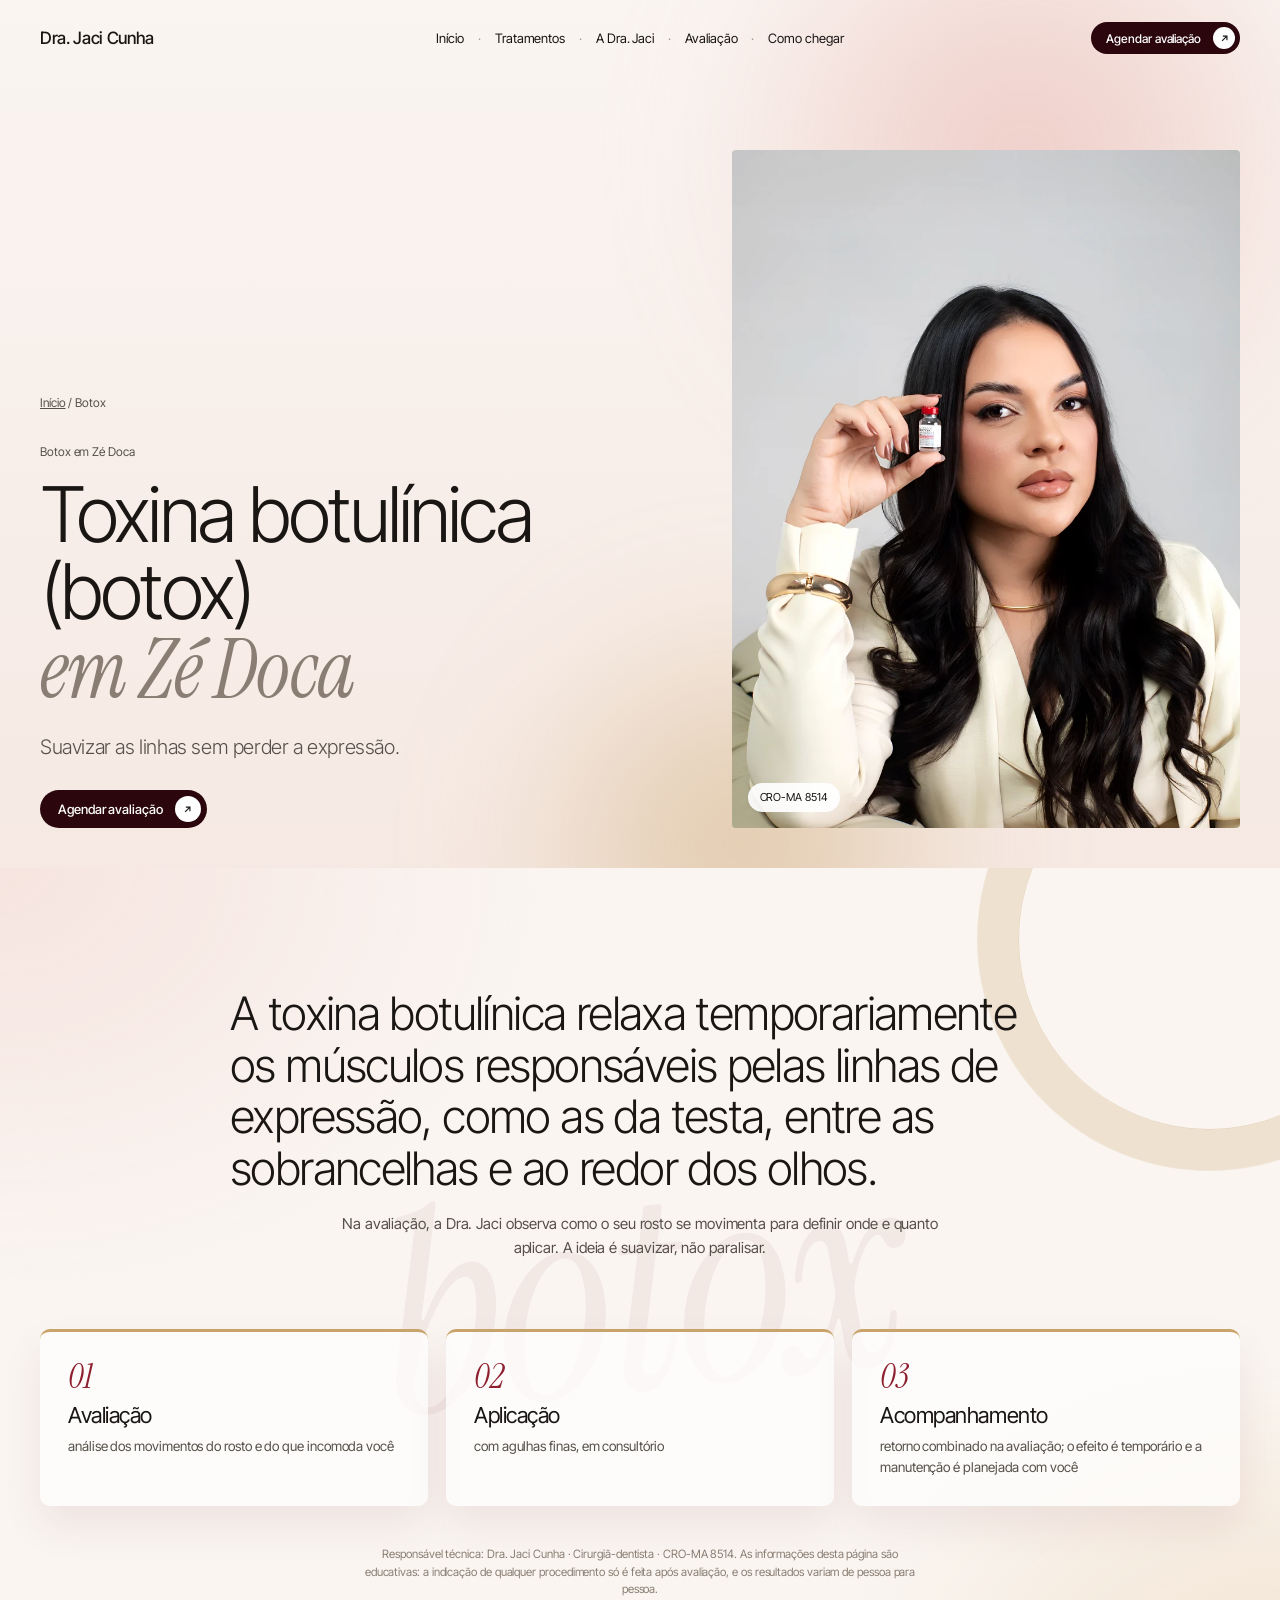
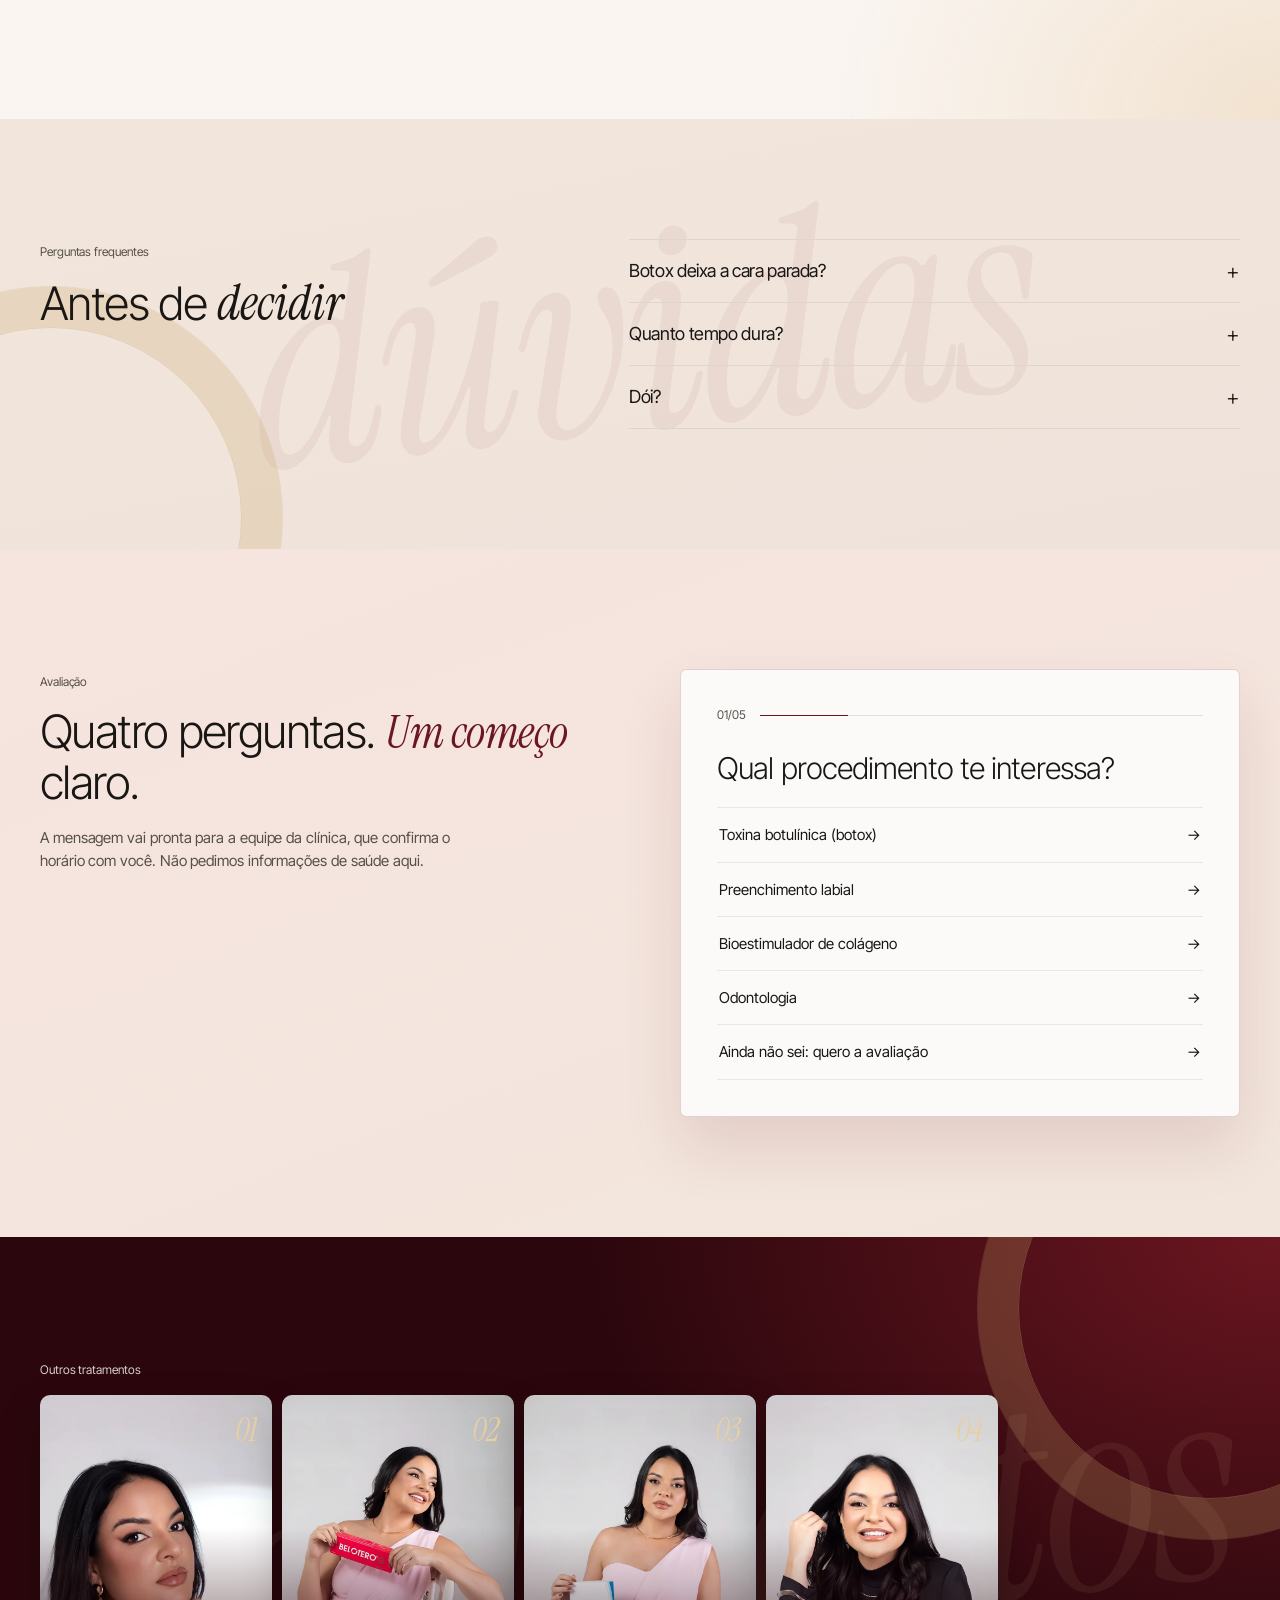
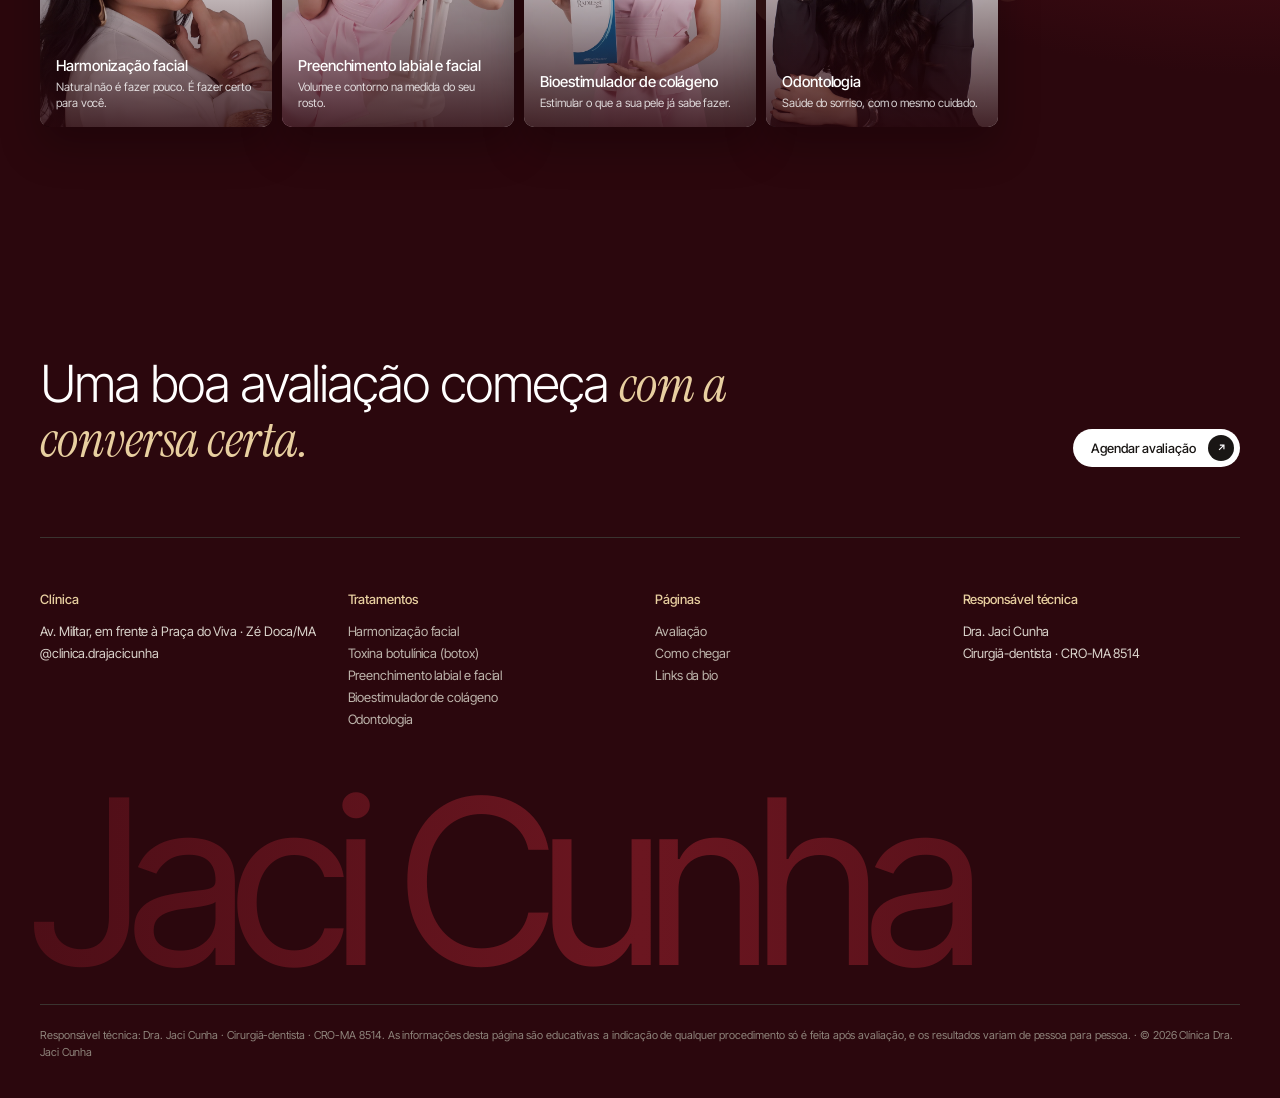
<file: botox-em-ze-doca/index.html>
<!doctype html>
<html lang="pt-BR"><head><meta charset="utf-8"><meta name="viewport" content="width=device-width,initial-scale=1,viewport-fit=cover">
<title>Botox (Toxina Botulínica) em Zé Doca (MA) | Dra. Jaci Cunha</title><meta name="description" content="Aplicação de toxina botulínica (botox) em Zé Doca (MA) com a Dra. Jaci Cunha, CRO-MA 8514. Linhas de expressão suavizadas, com avaliação antes e acompanhamento. Agende sua avaliação."><link rel="canonical" href="https://drajacicunha.pages.dev/botox-em-ze-doca/"><meta name="robots" content="index,follow,max-image-preview:large">
<meta name="geo.region" content="BR-MA"><meta name="geo.placename" content="Zé Doca"><meta name="theme-color" content="#F4F2EF">
<meta property="og:type" content="website"><meta property="og:locale" content="pt_BR"><meta property="og:site_name" content="Clínica Dra. Jaci Cunha"><meta property="og:title" content="Botox (Toxina Botulínica) em Zé Doca (MA) | Dra. Jaci Cunha">
<meta property="og:description" content="Aplicação de toxina botulínica (botox) em Zé Doca (MA) com a Dra. Jaci Cunha, CRO-MA 8514. Linhas de expressão suavizadas, com avaliação antes e acompanhamento. Agende sua avaliação."><meta property="og:url" content="https://drajacicunha.pages.dev/botox-em-ze-doca/"><meta property="og:image" content="https://drajacicunha.pages.dev/img/v3-t-botox.webp"><meta name="twitter:card" content="summary_large_image">
<link rel="icon" href="/img/avatar.webp"><link rel="apple-touch-icon" href="/img/avatar.webp"><link rel="preconnect" href="https://fonts.googleapis.com"><link rel="preconnect" href="https://fonts.gstatic.com" crossorigin>
<link href="https://fonts.googleapis.com/css2?family=Inter+Tight:wght@300;400;500&family=Instrument+Serif:ital@0;1&display=swap" rel="stylesheet"><link rel="stylesheet" href="/css/site.css">
<script type="application/ld+json">{"@context": "https://schema.org", "@graph": [{"@type": ["Dentist", "MedicalClinic"], "@id": "https://drajacicunha.pages.dev/#clinica", "name": "Clínica Dra. Jaci Cunha", "alternateName": "Dra. Jaci Cunha · Harmonização Orofacial e Odontologia", "url": "https://drajacicunha.pages.dev/", "image": "https://drajacicunha.pages.dev/img/jaci-off-white-sofa-sorrindo.webp", "logo": "https://drajacicunha.pages.dev/img/avatar.webp", "sameAs": ["https://www.instagram.com/clinica.drajacicunha/"], "address": {"@type": "PostalAddress", "streetAddress": "Av. Militar, em frente à Praça do Viva", "addressLocality": "Zé Doca", "addressRegion": "MA", "addressCountry": "BR"}, "areaServed": {"@type": "City", "name": "Zé Doca"}, "medicalSpecialty": ["Dentistry", "Dermatology"], "employee": {"@type": "Person", "name": "Dra. Jaci Cunha", "jobTitle": "Cirurgiã-dentista", "identifier": "CRO-MA 8514"}, "telephone": "+559885672646"}, {"@type": "BreadcrumbList", "itemListElement": [{"@type": "ListItem", "position": 1, "name": "Início", "item": "https://drajacicunha.pages.dev/"}, {"@type": "ListItem", "position": 2, "name": "Botox", "item": "https://drajacicunha.pages.dev/botox-em-ze-doca/"}]}, {"@type": "FAQPage", "mainEntity": [{"@type": "Question", "name": "Botox deixa a cara parada?", "acceptedAnswer": {"@type": "Answer", "text": "Quando a dose e os pontos são bem indicados, a expressão continua natural. É isso que é definido na avaliação."}}, {"@type": "Question", "name": "Quanto tempo dura?", "acceptedAnswer": {"@type": "Answer", "text": "O efeito é temporário e varia de pessoa para pessoa. A manutenção é combinada com a Dra. Jaci no acompanhamento."}}, {"@type": "Question", "name": "Dói?", "acceptedAnswer": {"@type": "Answer", "text": "A aplicação é feita com agulhas finas e costuma ser bem tolerada. Na avaliação, a Dra. Jaci explica cada etapa."}}]}, {"@type": "MedicalProcedure", "name": "Toxina botulínica (botox)", "description": "Aplicação de toxina botulínica (botox) em Zé Doca (MA) com a Dra. Jaci Cunha, CRO-MA 8514. Linhas de expressão suavizadas, com avaliação antes e acompanhamento. Agende sua avaliação.", "url": "https://drajacicunha.pages.dev/botox-em-ze-doca/", "provider": {"@id": "https://drajacicunha.pages.dev/#clinica"}}]}</script></head>
<body class=""><header class="nav "><a class="logo" href="/">Dra. Jaci Cunha</a><nav aria-label="Páginas"><a href="/">Início</a><span>·</span><a href="/#tratamentos">Tratamentos</a><span>·</span><a href="/#dra">A Dra. Jaci</a><span>·</span><a href="/avaliacao/">Avaliação</a><span>·</span><a href="/#como-chegar">Como chegar</a></nav><a class="bt pq" href="/avaliacao/#agendar"><span>Agendar avaliação</span><i><svg viewBox="0 0 16 16" aria-hidden="true"><path d="M5 11 11 5M6 5h5v5" fill="none" stroke="currentColor" stroke-width="1.4"/></svg></i></a><button class="mn" type="button" aria-label="Abrir menu" onclick="document.body.classList.toggle('menu-aberto')"><i></i><i></i></button></header><div class="menu-cel"><a href="/">Início</a><a href="/#tratamentos">Tratamentos</a><a href="/#dra">A Dra. Jaci</a><a href="/avaliacao/">Avaliação</a><a href="/#como-chegar">Como chegar</a></div><main><section class="pg-h"><div class="mancha m1"></div><div class="mancha m2"></div><div class="w pg-g"><div class="rv"><div class="migalha"><a href="/">Início</a> / Botox</div><span class="eti">Botox em Zé Doca</span><h1>Toxina botulínica (botox)<em> em Zé Doca</em></h1><p class="lead">Suavizar as linhas sem perder a expressão.</p><a class="bt " href="/avaliacao/#agendar"><span>Agendar avaliação</span><i><svg viewBox="0 0 16 16" aria-hidden="true"><path d="M5 11 11 5M6 5h5v5" fill="none" stroke="currentColor" stroke-width="1.4"/></svg></i></a></div><div class="pg-f rv"><img src="/img/v3-t-botox.webp" alt="Dra. Jaci Cunha, cirurgiã-dentista em Zé Doca" width="900" height="1200"><span class="pg-cro">CRO-MA 8514</span></div></div></section>
<section class="sec marca nude" data-marca="botox"><div class="w"><h2 class="h2c rv">A toxina botulínica relaxa temporariamente os músculos responsáveis pelas linhas de expressão, como as da testa, entre as sobrancelhas e ao redor dos olhos.</h2><p class="mut c rv" style="max-width:640px;margin:18px auto 0">Na avaliação, a Dra. Jaci observa como o seu rosto se movimenta para definir onde e quanto aplicar. A ideia é suavizar, não paralisar.</p><div class="env"><div class="env-i rv"><span>01</span><b>Avaliação</b><p>análise dos movimentos do rosto e do que incomoda você</p></div><div class="env-i rv"><span>02</span><b>Aplicação</b><p>com agulhas finas, em consultório</p></div><div class="env-i rv"><span>03</span><b>Acompanhamento</b><p>retorno combinado na avaliação; o efeito é temporário e a manutenção é planejada com você</p></div></div><p class="aviso c">Responsável técnica: Dra. Jaci Cunha · Cirurgiã-dentista · CRO-MA 8514. As informações desta página são educativas: a indicação de qualquer procedimento só é feita após avaliação, e os resultados variam de pessoa para pessoa.</p></div></section>
<section class="sec cinza marca" data-marca="dúvidas"><div class="w duas"><div class="rv"><span class="eti">Perguntas frequentes</span><h2 class="h2">Antes de <em>decidir</em></h2></div><div class="rv"><div class="faq"><details><summary>Botox deixa a cara parada?</summary><p>Quando a dose e os pontos são bem indicados, a expressão continua natural. É isso que é definido na avaliação.</p></details><details><summary>Quanto tempo dura?</summary><p>O efeito é temporário e varia de pessoa para pessoa. A manutenção é combinada com a Dra. Jaci no acompanhamento.</p></details><details><summary>Dói?</summary><p>A aplicação é feita com agulhas finas e costuma ser bem tolerada. Na avaliação, a Dra. Jaci explica cada etapa.</p></details></div></div></div></section>
<section class="quiz" id="agendar"><div class="w q-grid"><div class="rv"><span class="eti">Avaliação</span><h2>Quatro perguntas. <em class="cz">Um começo</em> claro.</h2><p class="mut">A mensagem vai pronta para a equipe da clínica, que confirma o horário com você. Não pedimos informações de saúde aqui.</p></div>
<div id="qz" class="qz rv" aria-live="polite"></div></div></section>
<script>(()=>{const D={"quiz": [["Qual procedimento te interessa?", ["Toxina botulínica (botox)", "Preenchimento labial", "Bioestimulador de colágeno", "Odontologia", "Ainda não sei: quero a avaliação"]], ["Você já fez algum procedimento estético?", ["Sim", "Não, seria a primeira vez"]], ["Quando você gostaria de vir?", ["Esta semana", "Este mês", "Só quero tirar dúvidas"]], ["Melhor horário", ["Manhã", "Tarde"]]], "wa": "559885672646", "ig": "clinica.drajacicunha"},R=[];const el=document.getElementById('qz');
function passo(i){if(i<D.quiz.length){const[p,ops]=D.quiz[i];el.innerHTML=`<div class="q-top"><span>${String(i+1).padStart(2,'0')}/${String(D.quiz.length+1).padStart(2,'0')}</span><i style="--p:${(i+1)/(D.quiz.length+1)}"></i></div><h3>${p}</h3><div class="op">${ops.map(o=>`<button type="button">${o}<span>→</span></button>`).join('')}</div>`;
 el.querySelectorAll('button').forEach(b=>b.onclick=()=>{R[i]=b.firstChild.textContent;passo(i+1)})}
 else{el.innerHTML=`<div class="q-top"><span>${D.quiz.length+1}/${D.quiz.length+1}</span><i style="--p:1"></i></div><h3>Seu nome e sua cidade</h3><input id="qn" placeholder="Nome" autocomplete="given-name"><input id="qc" placeholder="Cidade" value="Zé Doca"><button type="button" id="qe" class="bt"><span>Enviar para a clínica</span><i><svg viewBox="0 0 16 16" aria-hidden="true"><path d="M5 11 11 5M6 5h5v5" fill="none" stroke="currentColor" stroke-width="1.4"/></svg></i></button>`;
 document.getElementById('qe').onclick=()=>{const n=document.getElementById('qn').value.trim()||'(sem nome)',c=document.getElementById('qc').value.trim();
  const t=`Oi! Vim pelo site da Clínica Dra. Jaci Cunha.\nNome: ${n}\nCidade: ${c}\nInteresse: ${R[0]}\nJá fez procedimento: ${R[1]}\nQuando: ${R[2]}\nHorário: ${R[3]}`;
  if(D.wa)location.href='https://wa.me/'+D.wa+'?text='+encodeURIComponent(t);
  else{try{navigator.clipboard.writeText(t)}catch(e){}el.innerHTML='<h3>Mensagem copiada.</h3><p class="mut" style="margin:10px 0 18px">Abra o direct da clínica e cole a mensagem.</p><a class="bt" href="https://ig.me/m/'+D.ig+'"><span>Abrir o direct</span><i><svg viewBox="0 0 16 16" aria-hidden="true"><path d="M5 11 11 5M6 5h5v5" fill="none" stroke="currentColor" stroke-width="1.4"/></svg></i></a>'}}}}
passo(0)})();</script><section class="sec escuro marca" data-marca="tratamentos"><div class="w"><span class="eti claro">Outros tratamentos</span><div class="cards"><a class="card rv" href="/harmonizacao-facial-em-ze-doca/"><img src="/img/v3-t-harm.webp" alt="Harmonização facial em Zé Doca" loading="lazy" width="900" height="1200"><div class="card-t"><b>Harmonização facial</b><small>Natural não é fazer pouco. É fazer certo para você.</small></div><span class="card-n">01</span></a><a class="card rv" href="/preenchimento-labial-em-ze-doca/"><img src="/img/v3-t-preench.webp" alt="Preenchimento labial e facial em Zé Doca" loading="lazy" width="900" height="1200"><div class="card-t"><b>Preenchimento labial e facial</b><small>Volume e contorno na medida do seu rosto.</small></div><span class="card-n">02</span></a><a class="card rv" href="/bioestimulador-de-colageno-em-ze-doca/"><img src="/img/v3-t-bio.webp" alt="Bioestimulador de colágeno em Zé Doca" loading="lazy" width="900" height="1200"><div class="card-t"><b>Bioestimulador de colágeno</b><small>Estimular o que a sua pele já sabe fazer.</small></div><span class="card-n">03</span></a><a class="card rv" href="/dentista-em-ze-doca/"><img src="/img/v3-t-odonto.webp" alt="Odontologia em Zé Doca" loading="lazy" width="900" height="1200"><div class="card-t"><b>Odontologia</b><small>Saúde do sorriso, com o mesmo cuidado.</small></div><span class="card-n">04</span></a></div></div></section></main><footer class="rod"><div class="w"><div class="rod-top"><h2>Uma boa avaliação começa <em>com a conversa certa.</em></h2><a class="bt claro" href="/avaliacao/#agendar"><span>Agendar avaliação</span><i><svg viewBox="0 0 16 16" aria-hidden="true"><path d="M5 11 11 5M6 5h5v5" fill="none" stroke="currentColor" stroke-width="1.4"/></svg></i></a></div>
<div class="cols"><div><b>Clínica</b>Av. Militar, em frente à Praça do Viva · Zé Doca/MA<br>@clinica.drajacicunha</div><div><b>Tratamentos</b><a href="/harmonizacao-facial-em-ze-doca/">Harmonização facial</a><a href="/botox-em-ze-doca/">Toxina botulínica (botox)</a><a href="/preenchimento-labial-em-ze-doca/">Preenchimento labial e facial</a><a href="/bioestimulador-de-colageno-em-ze-doca/">Bioestimulador de colágeno</a><a href="/dentista-em-ze-doca/">Odontologia</a></div><div><b>Páginas</b><a href="/avaliacao/">Avaliação</a><a href="/#como-chegar">Como chegar</a><a href="/bio/">Links da bio</a></div><div><b>Responsável técnica</b>Dra. Jaci Cunha<br>Cirurgiã-dentista · CRO-MA 8514</div></div>
<div class="marca-g" aria-hidden="true">Jaci Cunha</div><div class="leg">Responsável técnica: Dra. Jaci Cunha · Cirurgiã-dentista · CRO-MA 8514. As informações desta página são educativas: a indicação de qualquer procedimento só é feita após avaliação, e os resultados variam de pessoa para pessoa. · © 2026 Clínica Dra. Jaci Cunha</div></div></footer>
<script>(()=>{const r=matchMedia('(prefers-reduced-motion: reduce)').matches;const o=new IntersectionObserver(es=>es.forEach(e=>{if(e.isIntersecting){e.target.classList.add('ok');o.unobserve(e.target)}}),{threshold:.15});document.querySelectorAll('.rv').forEach(el=>r?el.classList.add('ok'):o.observe(el));
const n=document.querySelector('.nav');addEventListener('scroll',()=>n.classList.toggle('fixo',scrollY>40),{passive:true});
document.querySelectorAll('[data-sl]').forEach(sl=>{const it=[...sl.querySelectorAll('.sl-i')];let k=0;const ir=d=>{it[k].classList.remove('on');k=(k+d+it.length)%it.length;it[k].classList.add('on');sl.querySelector('.sl-n').textContent=String(k+1).padStart(2,'0')+'/'+String(it.length).padStart(2,'0')};sl.querySelector('[data-a]').onclick=()=>ir(-1);sl.querySelector('[data-p]').onclick=()=>ir(1)});})();</script></body></html>
</file>
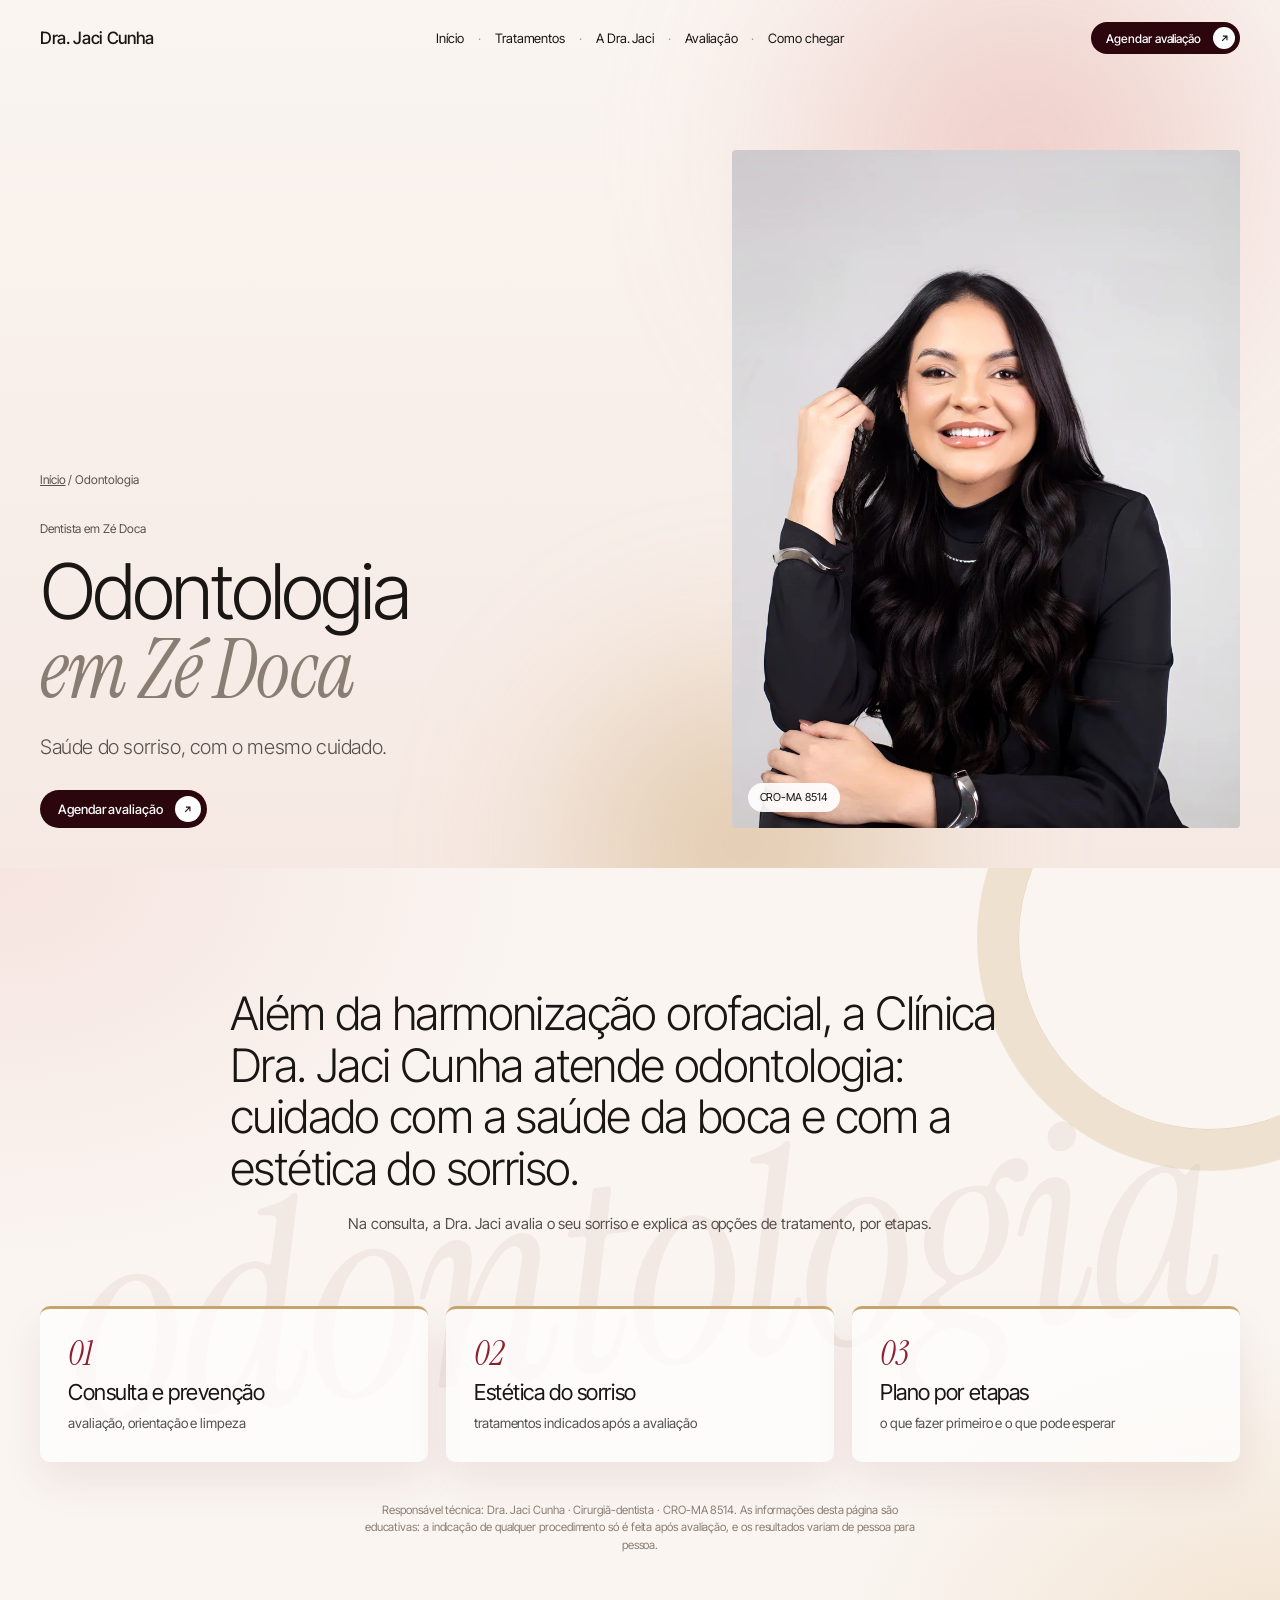
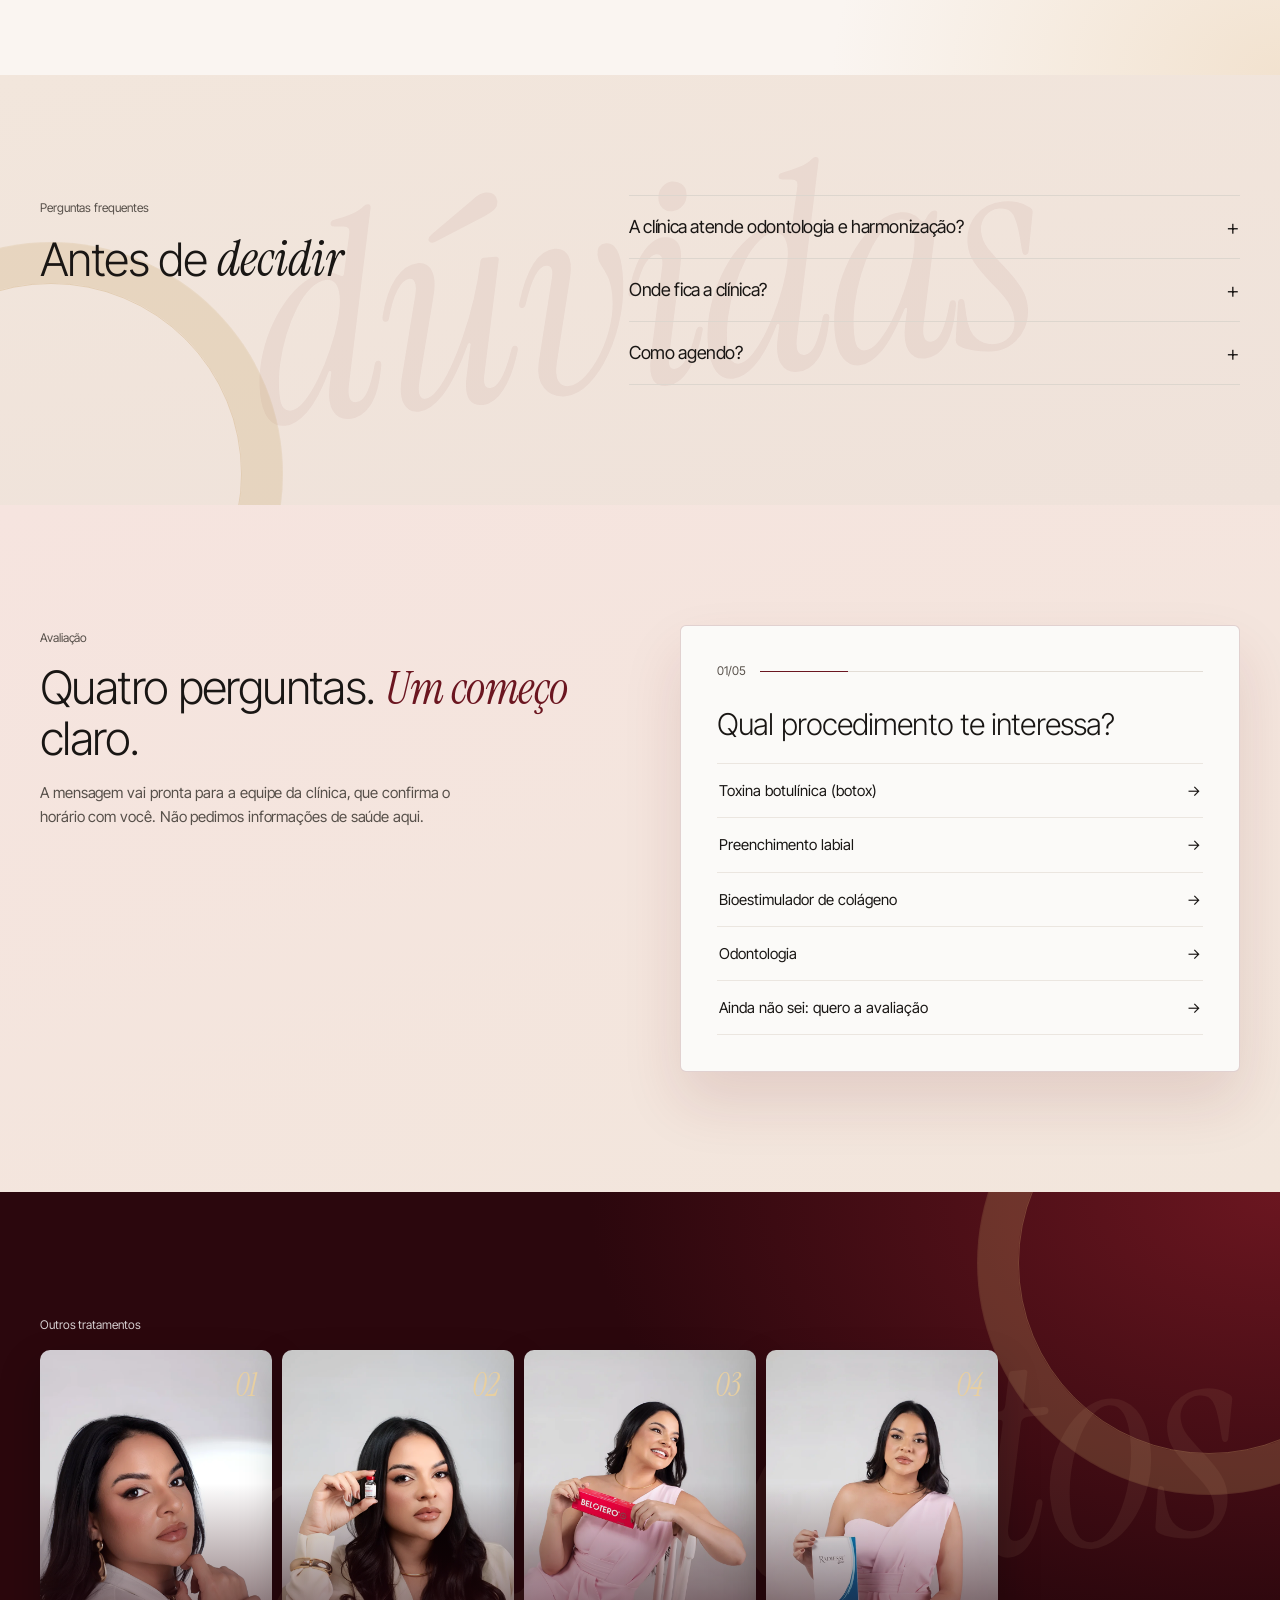
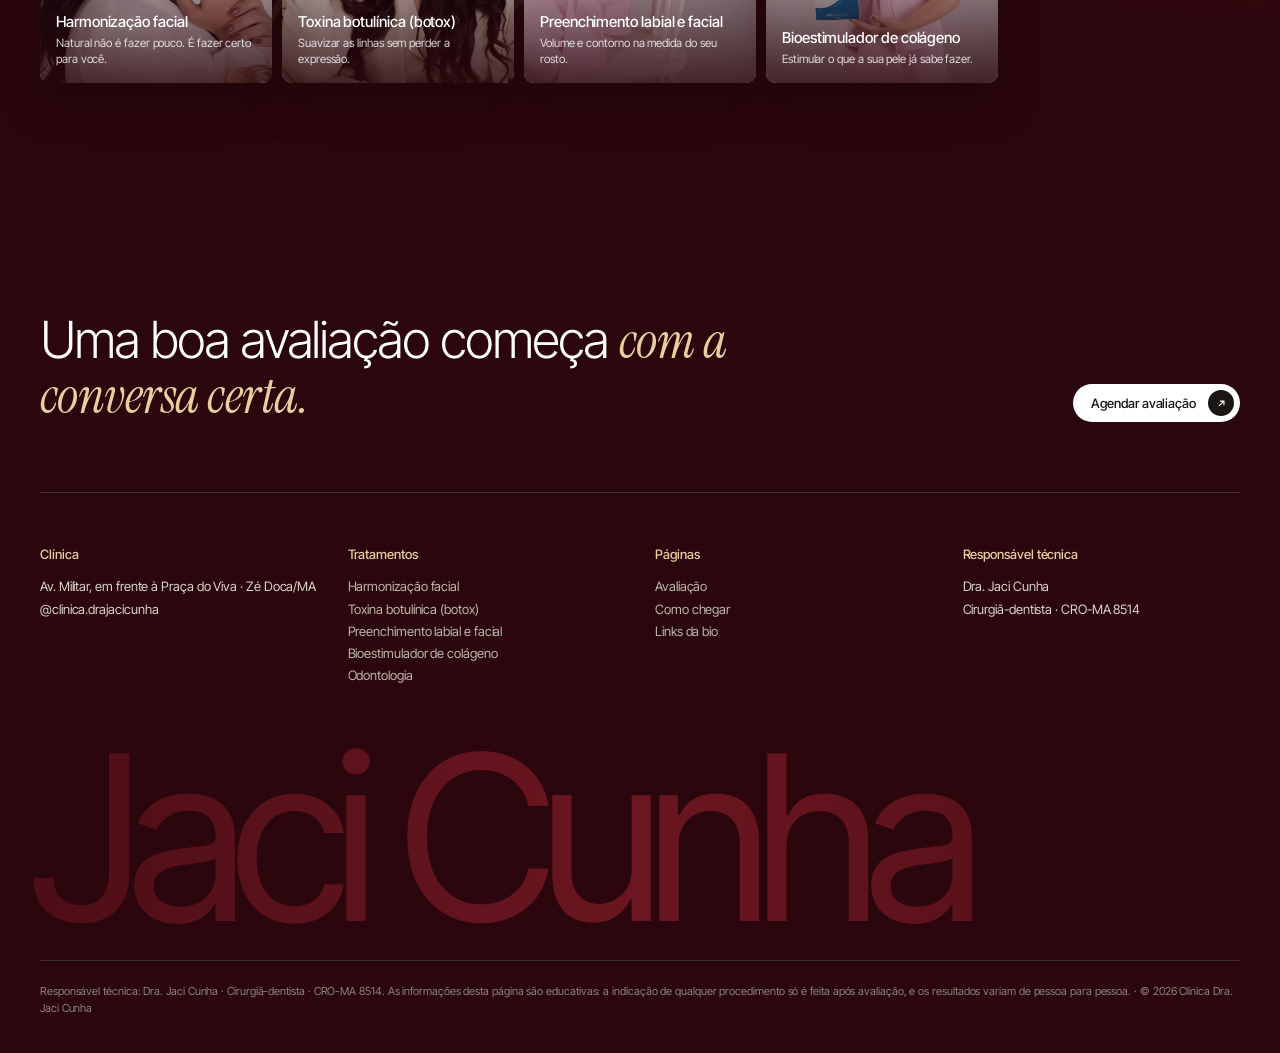
<file: dentista-em-ze-doca/index.html>
<!doctype html>
<html lang="pt-BR"><head><meta charset="utf-8"><meta name="viewport" content="width=device-width,initial-scale=1,viewport-fit=cover">
<title>Dentista em Zé Doca (MA) | Odontologia · Clínica Dra. Jaci Cunha</title><meta name="description" content="Dentista em Zé Doca (MA): odontologia com a Dra. Jaci Cunha, cirurgiã-dentista (CRO-MA 8514). Cuidado com a saúde e a estética do sorriso. Agende sua consulta."><link rel="canonical" href="https://drajacicunha.pages.dev/dentista-em-ze-doca/"><meta name="robots" content="index,follow,max-image-preview:large">
<meta name="geo.region" content="BR-MA"><meta name="geo.placename" content="Zé Doca"><meta name="theme-color" content="#F4F2EF">
<meta property="og:type" content="website"><meta property="og:locale" content="pt_BR"><meta property="og:site_name" content="Clínica Dra. Jaci Cunha"><meta property="og:title" content="Dentista em Zé Doca (MA) | Odontologia · Clínica Dra. Jaci Cunha">
<meta property="og:description" content="Dentista em Zé Doca (MA): odontologia com a Dra. Jaci Cunha, cirurgiã-dentista (CRO-MA 8514). Cuidado com a saúde e a estética do sorriso. Agende sua consulta."><meta property="og:url" content="https://drajacicunha.pages.dev/dentista-em-ze-doca/"><meta property="og:image" content="https://drajacicunha.pages.dev/img/v3-t-odonto.webp"><meta name="twitter:card" content="summary_large_image">
<link rel="icon" href="/img/avatar.webp"><link rel="apple-touch-icon" href="/img/avatar.webp"><link rel="preconnect" href="https://fonts.googleapis.com"><link rel="preconnect" href="https://fonts.gstatic.com" crossorigin>
<link href="https://fonts.googleapis.com/css2?family=Inter+Tight:wght@300;400;500&family=Instrument+Serif:ital@0;1&display=swap" rel="stylesheet"><link rel="stylesheet" href="/css/site.css">
<script type="application/ld+json">{"@context": "https://schema.org", "@graph": [{"@type": ["Dentist", "MedicalClinic"], "@id": "https://drajacicunha.pages.dev/#clinica", "name": "Clínica Dra. Jaci Cunha", "alternateName": "Dra. Jaci Cunha · Harmonização Orofacial e Odontologia", "url": "https://drajacicunha.pages.dev/", "image": "https://drajacicunha.pages.dev/img/jaci-off-white-sofa-sorrindo.webp", "logo": "https://drajacicunha.pages.dev/img/avatar.webp", "sameAs": ["https://www.instagram.com/clinica.drajacicunha/"], "address": {"@type": "PostalAddress", "streetAddress": "Av. Militar, em frente à Praça do Viva", "addressLocality": "Zé Doca", "addressRegion": "MA", "addressCountry": "BR"}, "areaServed": {"@type": "City", "name": "Zé Doca"}, "medicalSpecialty": ["Dentistry", "Dermatology"], "employee": {"@type": "Person", "name": "Dra. Jaci Cunha", "jobTitle": "Cirurgiã-dentista", "identifier": "CRO-MA 8514"}, "telephone": "+559885672646"}, {"@type": "BreadcrumbList", "itemListElement": [{"@type": "ListItem", "position": 1, "name": "Início", "item": "https://drajacicunha.pages.dev/"}, {"@type": "ListItem", "position": 2, "name": "Odontologia", "item": "https://drajacicunha.pages.dev/dentista-em-ze-doca/"}]}, {"@type": "FAQPage", "mainEntity": [{"@type": "Question", "name": "A clínica atende odontologia e harmonização?", "acceptedAnswer": {"@type": "Answer", "text": "Sim. A Dra. Jaci Cunha é cirurgiã-dentista e atende as duas áreas."}}, {"@type": "Question", "name": "Onde fica a clínica?", "acceptedAnswer": {"@type": "Answer", "text": "Na Av. Militar, em frente à Praça do Viva · Zé Doca/MA."}}, {"@type": "Question", "name": "Como agendo?", "acceptedAnswer": {"@type": "Answer", "text": "Pelo botão de agendamento desta página: você conta o que precisa e a equipe responde com os horários."}}]}, {"@type": "MedicalProcedure", "name": "Odontologia", "description": "Dentista em Zé Doca (MA): odontologia com a Dra. Jaci Cunha, cirurgiã-dentista (CRO-MA 8514). Cuidado com a saúde e a estética do sorriso. Agende sua consulta.", "url": "https://drajacicunha.pages.dev/dentista-em-ze-doca/", "provider": {"@id": "https://drajacicunha.pages.dev/#clinica"}}]}</script></head>
<body class=""><header class="nav "><a class="logo" href="/">Dra. Jaci Cunha</a><nav aria-label="Páginas"><a href="/">Início</a><span>·</span><a href="/#tratamentos">Tratamentos</a><span>·</span><a href="/#dra">A Dra. Jaci</a><span>·</span><a href="/avaliacao/">Avaliação</a><span>·</span><a href="/#como-chegar">Como chegar</a></nav><a class="bt pq" href="/avaliacao/#agendar"><span>Agendar avaliação</span><i><svg viewBox="0 0 16 16" aria-hidden="true"><path d="M5 11 11 5M6 5h5v5" fill="none" stroke="currentColor" stroke-width="1.4"/></svg></i></a><button class="mn" type="button" aria-label="Abrir menu" onclick="document.body.classList.toggle('menu-aberto')"><i></i><i></i></button></header><div class="menu-cel"><a href="/">Início</a><a href="/#tratamentos">Tratamentos</a><a href="/#dra">A Dra. Jaci</a><a href="/avaliacao/">Avaliação</a><a href="/#como-chegar">Como chegar</a></div><main><section class="pg-h"><div class="mancha m1"></div><div class="mancha m2"></div><div class="w pg-g"><div class="rv"><div class="migalha"><a href="/">Início</a> / Odontologia</div><span class="eti">Dentista em Zé Doca</span><h1>Odontologia<em> em Zé Doca</em></h1><p class="lead">Saúde do sorriso, com o mesmo cuidado.</p><a class="bt " href="/avaliacao/#agendar"><span>Agendar avaliação</span><i><svg viewBox="0 0 16 16" aria-hidden="true"><path d="M5 11 11 5M6 5h5v5" fill="none" stroke="currentColor" stroke-width="1.4"/></svg></i></a></div><div class="pg-f rv"><img src="/img/v3-t-odonto.webp" alt="Dra. Jaci Cunha, cirurgiã-dentista em Zé Doca" width="900" height="1200"><span class="pg-cro">CRO-MA 8514</span></div></div></section>
<section class="sec marca nude" data-marca="odontologia"><div class="w"><h2 class="h2c rv">Além da harmonização orofacial, a Clínica Dra. Jaci Cunha atende odontologia: cuidado com a saúde da boca e com a estética do sorriso.</h2><p class="mut c rv" style="max-width:640px;margin:18px auto 0">Na consulta, a Dra. Jaci avalia o seu sorriso e explica as opções de tratamento, por etapas.</p><div class="env"><div class="env-i rv"><span>01</span><b>Consulta e prevenção</b><p>avaliação, orientação e limpeza</p></div><div class="env-i rv"><span>02</span><b>Estética do sorriso</b><p>tratamentos indicados após a avaliação</p></div><div class="env-i rv"><span>03</span><b>Plano por etapas</b><p>o que fazer primeiro e o que pode esperar</p></div></div><p class="aviso c">Responsável técnica: Dra. Jaci Cunha · Cirurgiã-dentista · CRO-MA 8514. As informações desta página são educativas: a indicação de qualquer procedimento só é feita após avaliação, e os resultados variam de pessoa para pessoa.</p></div></section>
<section class="sec cinza marca" data-marca="dúvidas"><div class="w duas"><div class="rv"><span class="eti">Perguntas frequentes</span><h2 class="h2">Antes de <em>decidir</em></h2></div><div class="rv"><div class="faq"><details><summary>A clínica atende odontologia e harmonização?</summary><p>Sim. A Dra. Jaci Cunha é cirurgiã-dentista e atende as duas áreas.</p></details><details><summary>Onde fica a clínica?</summary><p>Na Av. Militar, em frente à Praça do Viva · Zé Doca/MA.</p></details><details><summary>Como agendo?</summary><p>Pelo botão de agendamento desta página: você conta o que precisa e a equipe responde com os horários.</p></details></div></div></div></section>
<section class="quiz" id="agendar"><div class="w q-grid"><div class="rv"><span class="eti">Avaliação</span><h2>Quatro perguntas. <em class="cz">Um começo</em> claro.</h2><p class="mut">A mensagem vai pronta para a equipe da clínica, que confirma o horário com você. Não pedimos informações de saúde aqui.</p></div>
<div id="qz" class="qz rv" aria-live="polite"></div></div></section>
<script>(()=>{const D={"quiz": [["Qual procedimento te interessa?", ["Toxina botulínica (botox)", "Preenchimento labial", "Bioestimulador de colágeno", "Odontologia", "Ainda não sei: quero a avaliação"]], ["Você já fez algum procedimento estético?", ["Sim", "Não, seria a primeira vez"]], ["Quando você gostaria de vir?", ["Esta semana", "Este mês", "Só quero tirar dúvidas"]], ["Melhor horário", ["Manhã", "Tarde"]]], "wa": "559885672646", "ig": "clinica.drajacicunha"},R=[];const el=document.getElementById('qz');
function passo(i){if(i<D.quiz.length){const[p,ops]=D.quiz[i];el.innerHTML=`<div class="q-top"><span>${String(i+1).padStart(2,'0')}/${String(D.quiz.length+1).padStart(2,'0')}</span><i style="--p:${(i+1)/(D.quiz.length+1)}"></i></div><h3>${p}</h3><div class="op">${ops.map(o=>`<button type="button">${o}<span>→</span></button>`).join('')}</div>`;
 el.querySelectorAll('button').forEach(b=>b.onclick=()=>{R[i]=b.firstChild.textContent;passo(i+1)})}
 else{el.innerHTML=`<div class="q-top"><span>${D.quiz.length+1}/${D.quiz.length+1}</span><i style="--p:1"></i></div><h3>Seu nome e sua cidade</h3><input id="qn" placeholder="Nome" autocomplete="given-name"><input id="qc" placeholder="Cidade" value="Zé Doca"><button type="button" id="qe" class="bt"><span>Enviar para a clínica</span><i><svg viewBox="0 0 16 16" aria-hidden="true"><path d="M5 11 11 5M6 5h5v5" fill="none" stroke="currentColor" stroke-width="1.4"/></svg></i></button>`;
 document.getElementById('qe').onclick=()=>{const n=document.getElementById('qn').value.trim()||'(sem nome)',c=document.getElementById('qc').value.trim();
  const t=`Oi! Vim pelo site da Clínica Dra. Jaci Cunha.\nNome: ${n}\nCidade: ${c}\nInteresse: ${R[0]}\nJá fez procedimento: ${R[1]}\nQuando: ${R[2]}\nHorário: ${R[3]}`;
  if(D.wa)location.href='https://wa.me/'+D.wa+'?text='+encodeURIComponent(t);
  else{try{navigator.clipboard.writeText(t)}catch(e){}el.innerHTML='<h3>Mensagem copiada.</h3><p class="mut" style="margin:10px 0 18px">Abra o direct da clínica e cole a mensagem.</p><a class="bt" href="https://ig.me/m/'+D.ig+'"><span>Abrir o direct</span><i><svg viewBox="0 0 16 16" aria-hidden="true"><path d="M5 11 11 5M6 5h5v5" fill="none" stroke="currentColor" stroke-width="1.4"/></svg></i></a>'}}}}
passo(0)})();</script><section class="sec escuro marca" data-marca="tratamentos"><div class="w"><span class="eti claro">Outros tratamentos</span><div class="cards"><a class="card rv" href="/harmonizacao-facial-em-ze-doca/"><img src="/img/v3-t-harm.webp" alt="Harmonização facial em Zé Doca" loading="lazy" width="900" height="1200"><div class="card-t"><b>Harmonização facial</b><small>Natural não é fazer pouco. É fazer certo para você.</small></div><span class="card-n">01</span></a><a class="card rv" href="/botox-em-ze-doca/"><img src="/img/v3-t-botox.webp" alt="Toxina botulínica (botox) em Zé Doca" loading="lazy" width="900" height="1200"><div class="card-t"><b>Toxina botulínica (botox)</b><small>Suavizar as linhas sem perder a expressão.</small></div><span class="card-n">02</span></a><a class="card rv" href="/preenchimento-labial-em-ze-doca/"><img src="/img/v3-t-preench.webp" alt="Preenchimento labial e facial em Zé Doca" loading="lazy" width="900" height="1200"><div class="card-t"><b>Preenchimento labial e facial</b><small>Volume e contorno na medida do seu rosto.</small></div><span class="card-n">03</span></a><a class="card rv" href="/bioestimulador-de-colageno-em-ze-doca/"><img src="/img/v3-t-bio.webp" alt="Bioestimulador de colágeno em Zé Doca" loading="lazy" width="900" height="1200"><div class="card-t"><b>Bioestimulador de colágeno</b><small>Estimular o que a sua pele já sabe fazer.</small></div><span class="card-n">04</span></a></div></div></section></main><footer class="rod"><div class="w"><div class="rod-top"><h2>Uma boa avaliação começa <em>com a conversa certa.</em></h2><a class="bt claro" href="/avaliacao/#agendar"><span>Agendar avaliação</span><i><svg viewBox="0 0 16 16" aria-hidden="true"><path d="M5 11 11 5M6 5h5v5" fill="none" stroke="currentColor" stroke-width="1.4"/></svg></i></a></div>
<div class="cols"><div><b>Clínica</b>Av. Militar, em frente à Praça do Viva · Zé Doca/MA<br>@clinica.drajacicunha</div><div><b>Tratamentos</b><a href="/harmonizacao-facial-em-ze-doca/">Harmonização facial</a><a href="/botox-em-ze-doca/">Toxina botulínica (botox)</a><a href="/preenchimento-labial-em-ze-doca/">Preenchimento labial e facial</a><a href="/bioestimulador-de-colageno-em-ze-doca/">Bioestimulador de colágeno</a><a href="/dentista-em-ze-doca/">Odontologia</a></div><div><b>Páginas</b><a href="/avaliacao/">Avaliação</a><a href="/#como-chegar">Como chegar</a><a href="/bio/">Links da bio</a></div><div><b>Responsável técnica</b>Dra. Jaci Cunha<br>Cirurgiã-dentista · CRO-MA 8514</div></div>
<div class="marca-g" aria-hidden="true">Jaci Cunha</div><div class="leg">Responsável técnica: Dra. Jaci Cunha · Cirurgiã-dentista · CRO-MA 8514. As informações desta página são educativas: a indicação de qualquer procedimento só é feita após avaliação, e os resultados variam de pessoa para pessoa. · © 2026 Clínica Dra. Jaci Cunha</div></div></footer>
<script>(()=>{const r=matchMedia('(prefers-reduced-motion: reduce)').matches;const o=new IntersectionObserver(es=>es.forEach(e=>{if(e.isIntersecting){e.target.classList.add('ok');o.unobserve(e.target)}}),{threshold:.15});document.querySelectorAll('.rv').forEach(el=>r?el.classList.add('ok'):o.observe(el));
const n=document.querySelector('.nav');addEventListener('scroll',()=>n.classList.toggle('fixo',scrollY>40),{passive:true});
document.querySelectorAll('[data-sl]').forEach(sl=>{const it=[...sl.querySelectorAll('.sl-i')];let k=0;const ir=d=>{it[k].classList.remove('on');k=(k+d+it.length)%it.length;it[k].classList.add('on');sl.querySelector('.sl-n').textContent=String(k+1).padStart(2,'0')+'/'+String(it.length).padStart(2,'0')};sl.querySelector('[data-a]').onclick=()=>ir(-1);sl.querySelector('[data-p]').onclick=()=>ir(1)});})();</script></body></html>
</file>
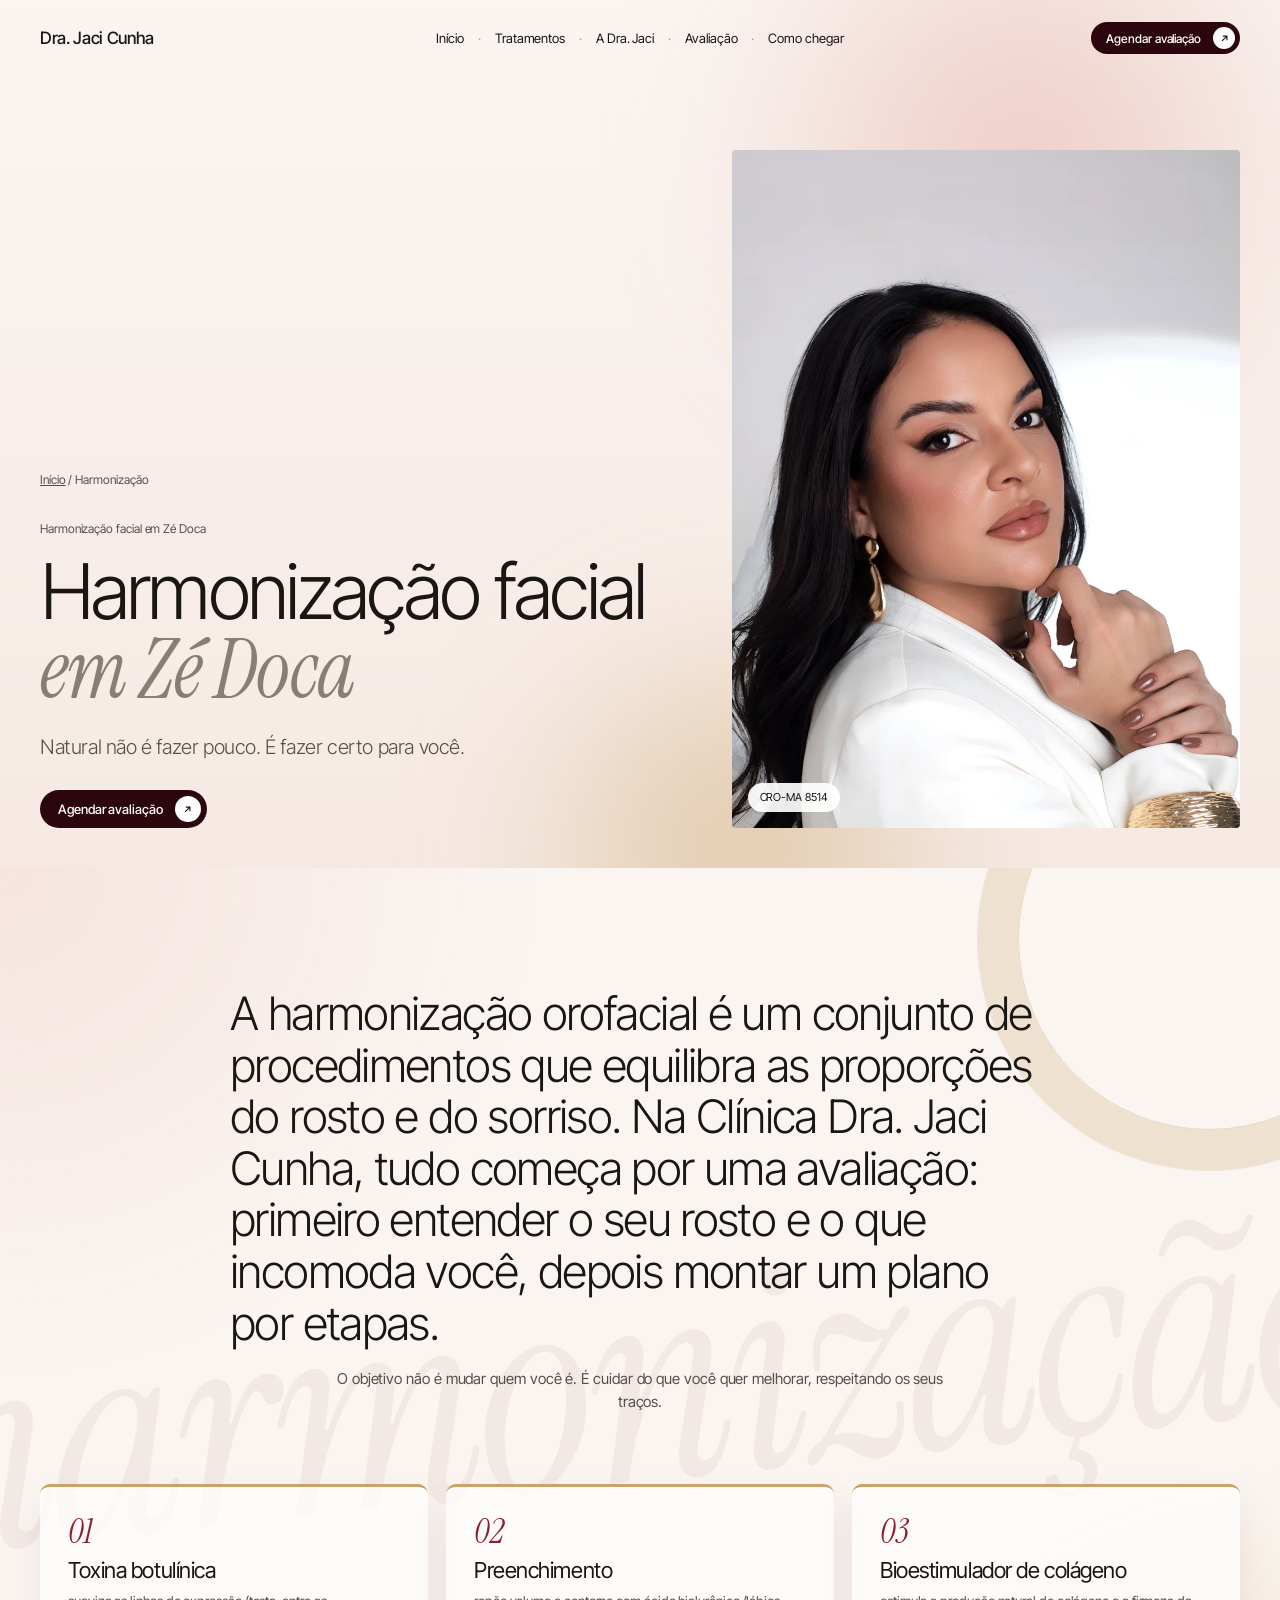
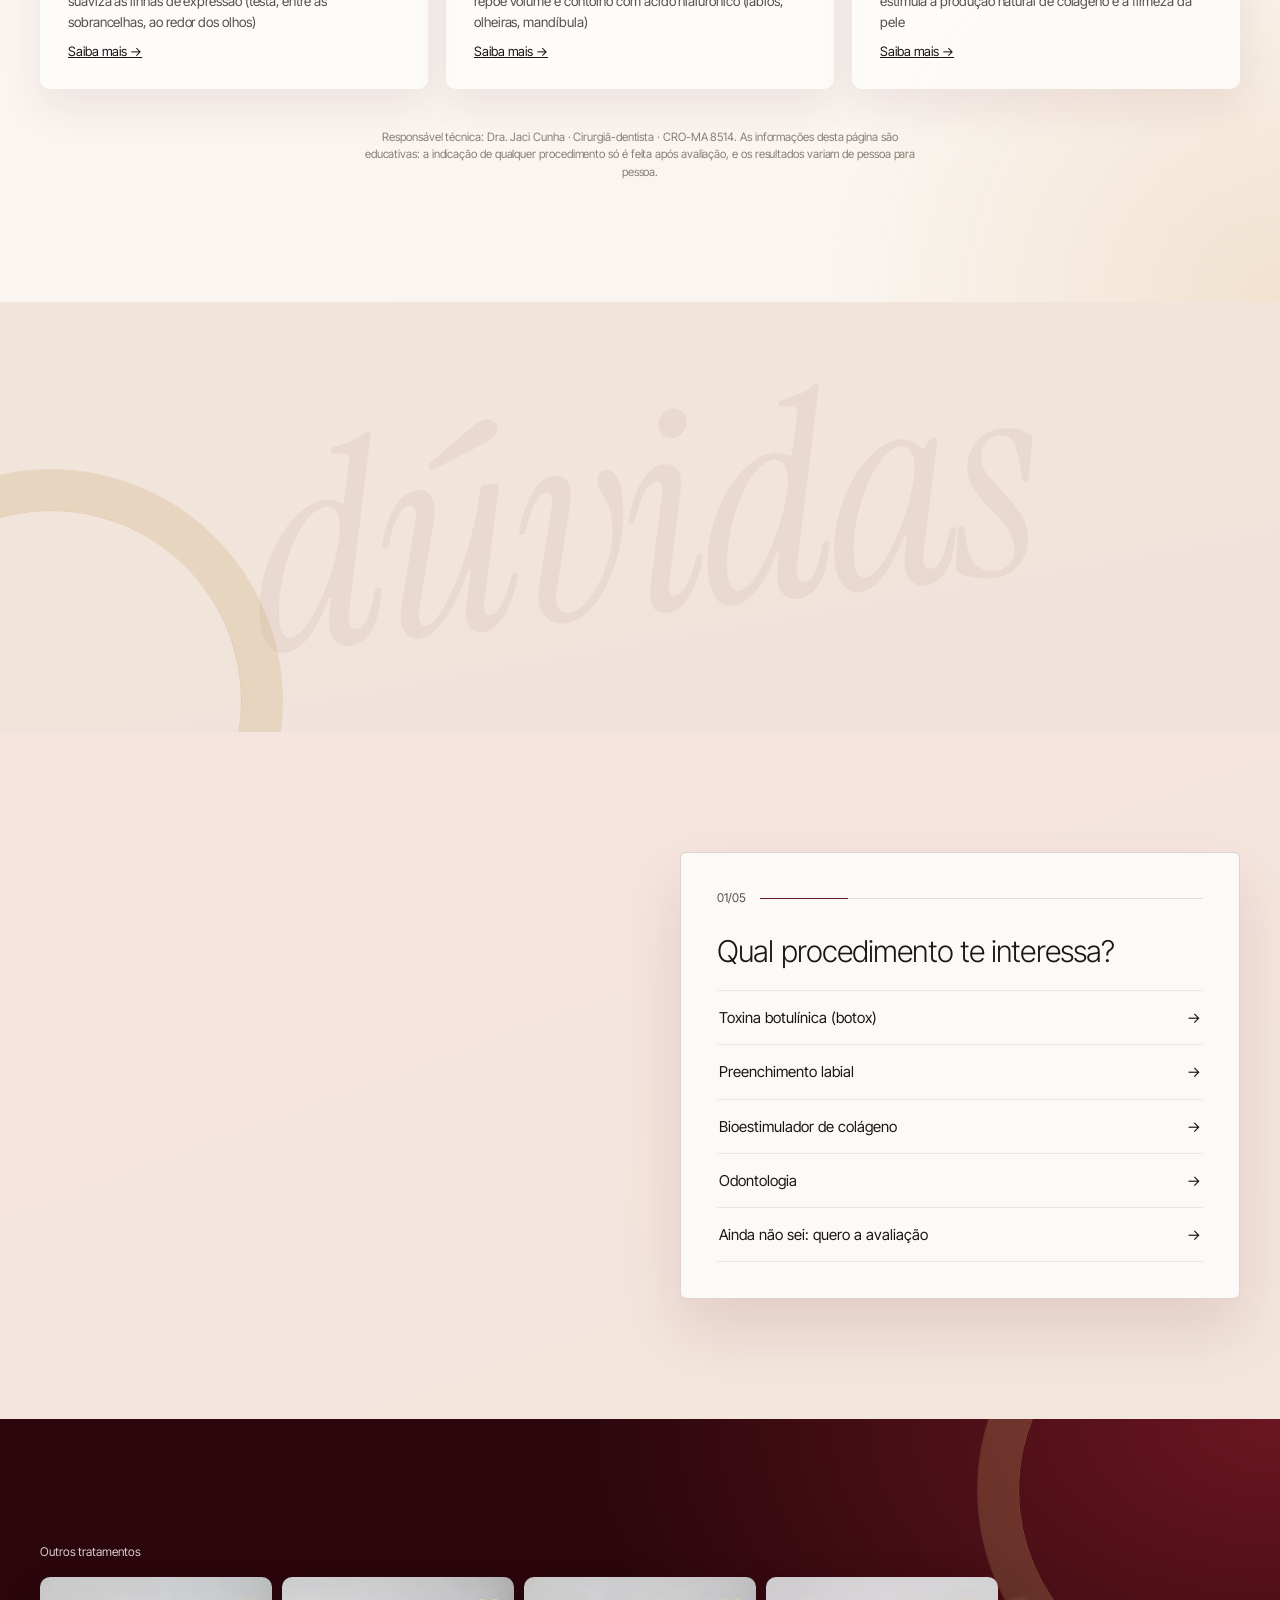
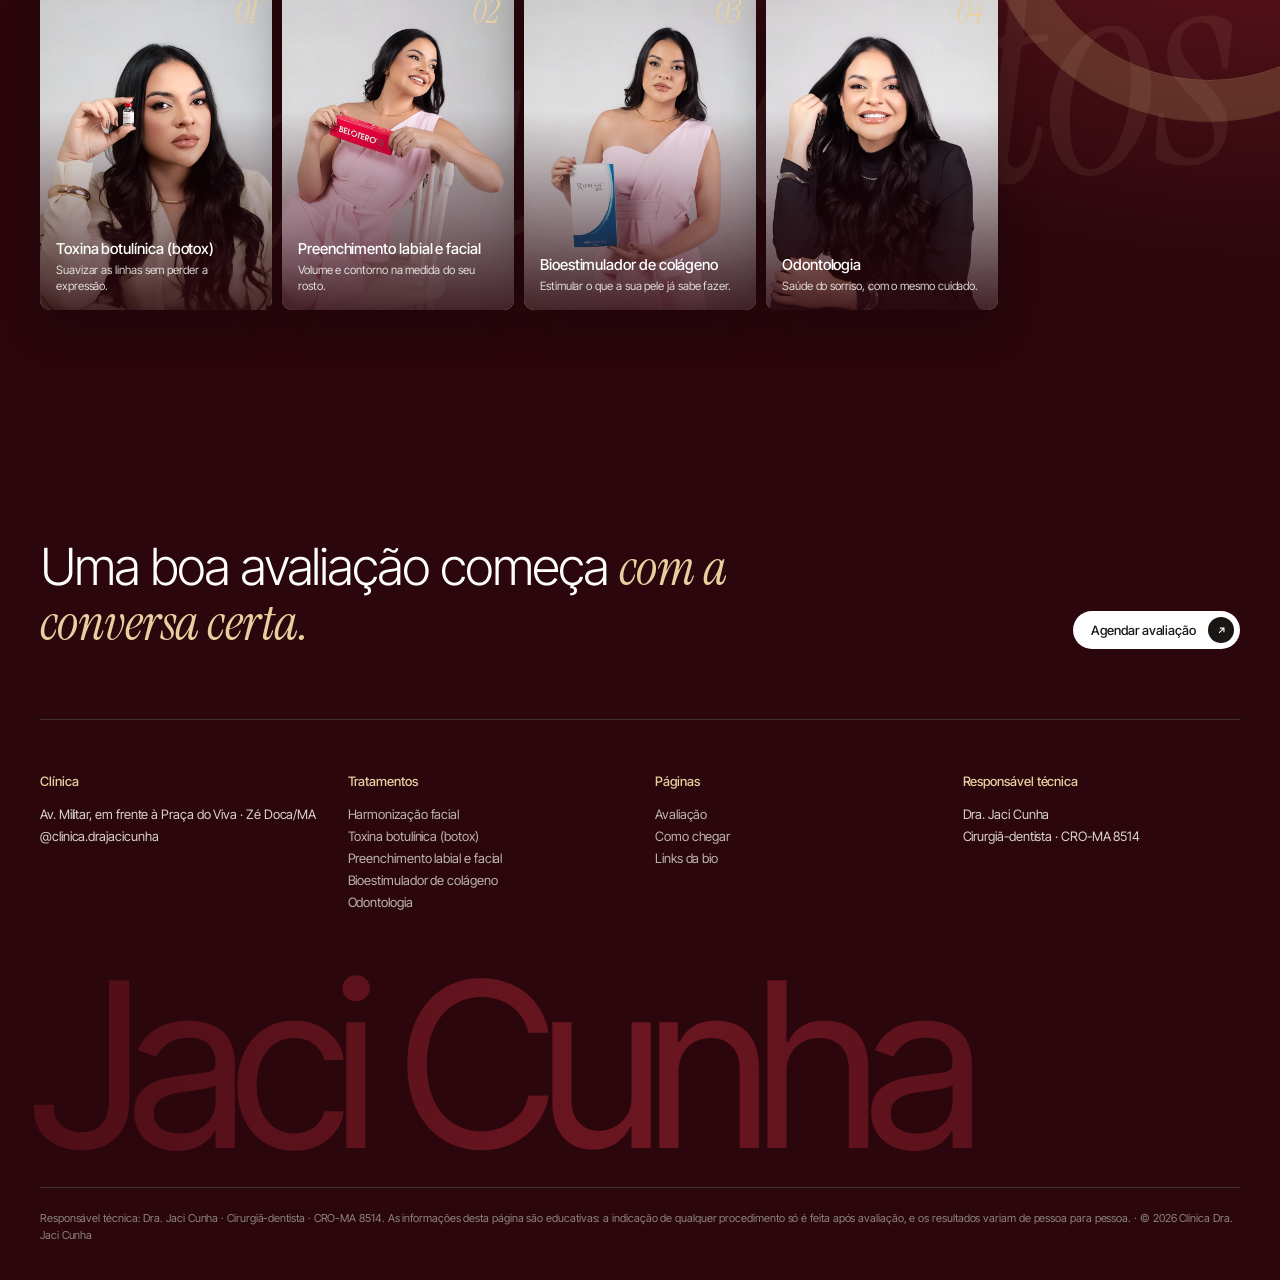
<file: harmonizacao-facial-em-ze-doca/index.html>
<!doctype html>
<html lang="pt-BR"><head><meta charset="utf-8"><meta name="viewport" content="width=device-width,initial-scale=1,viewport-fit=cover">
<title>Harmonização Facial em Zé Doca (MA) | Clínica Dra. Jaci Cunha</title><meta name="description" content="Harmonização orofacial em Zé Doca (MA) com a Dra. Jaci Cunha, cirurgiã-dentista (CRO-MA 8514). Toxina botulínica, preenchimento e bioestimulador, sempre com avaliação antes. Agende."><link rel="canonical" href="https://drajacicunha.pages.dev/harmonizacao-facial-em-ze-doca/"><meta name="robots" content="index,follow,max-image-preview:large">
<meta name="geo.region" content="BR-MA"><meta name="geo.placename" content="Zé Doca"><meta name="theme-color" content="#F4F2EF">
<meta property="og:type" content="website"><meta property="og:locale" content="pt_BR"><meta property="og:site_name" content="Clínica Dra. Jaci Cunha"><meta property="og:title" content="Harmonização Facial em Zé Doca (MA) | Clínica Dra. Jaci Cunha">
<meta property="og:description" content="Harmonização orofacial em Zé Doca (MA) com a Dra. Jaci Cunha, cirurgiã-dentista (CRO-MA 8514). Toxina botulínica, preenchimento e bioestimulador, sempre com avaliação antes. Agende."><meta property="og:url" content="https://drajacicunha.pages.dev/harmonizacao-facial-em-ze-doca/"><meta property="og:image" content="https://drajacicunha.pages.dev/img/v3-t-harm.webp"><meta name="twitter:card" content="summary_large_image">
<link rel="icon" href="/img/avatar.webp"><link rel="apple-touch-icon" href="/img/avatar.webp"><link rel="preconnect" href="https://fonts.googleapis.com"><link rel="preconnect" href="https://fonts.gstatic.com" crossorigin>
<link href="https://fonts.googleapis.com/css2?family=Inter+Tight:wght@300;400;500&family=Instrument+Serif:ital@0;1&display=swap" rel="stylesheet"><link rel="stylesheet" href="/css/site.css">
<script type="application/ld+json">{"@context": "https://schema.org", "@graph": [{"@type": ["Dentist", "MedicalClinic"], "@id": "https://drajacicunha.pages.dev/#clinica", "name": "Clínica Dra. Jaci Cunha", "alternateName": "Dra. Jaci Cunha · Harmonização Orofacial e Odontologia", "url": "https://drajacicunha.pages.dev/", "image": "https://drajacicunha.pages.dev/img/jaci-off-white-sofa-sorrindo.webp", "logo": "https://drajacicunha.pages.dev/img/avatar.webp", "sameAs": ["https://www.instagram.com/clinica.drajacicunha/"], "address": {"@type": "PostalAddress", "streetAddress": "Av. Militar, em frente à Praça do Viva", "addressLocality": "Zé Doca", "addressRegion": "MA", "addressCountry": "BR"}, "areaServed": {"@type": "City", "name": "Zé Doca"}, "medicalSpecialty": ["Dentistry", "Dermatology"], "employee": {"@type": "Person", "name": "Dra. Jaci Cunha", "jobTitle": "Cirurgiã-dentista", "identifier": "CRO-MA 8514"}, "telephone": "+559885672646"}, {"@type": "BreadcrumbList", "itemListElement": [{"@type": "ListItem", "position": 1, "name": "Início", "item": "https://drajacicunha.pages.dev/"}, {"@type": "ListItem", "position": 2, "name": "Harmonização", "item": "https://drajacicunha.pages.dev/harmonizacao-facial-em-ze-doca/"}]}, {"@type": "FAQPage", "mainEntity": [{"@type": "Question", "name": "Harmonização deixa o rosto artificial?", "acceptedAnswer": {"@type": "Answer", "text": "O resultado depende da indicação e da quantidade. Na clínica, o plano é feito na avaliação, respeitando os seus traços e o que você quer manter."}}, {"@type": "Question", "name": "Quem faz a harmonização na clínica?", "acceptedAnswer": {"@type": "Answer", "text": "A Dra. Jaci Cunha, cirurgiã-dentista, CRO-MA 8514, habilitada em harmonização orofacial."}}, {"@type": "Question", "name": "Por onde começo?", "acceptedAnswer": {"@type": "Answer", "text": "Pela Avaliação Facial Completa: análise do rosto e do sorriso e um plano por etapas, sem compromisso de fazer tudo de uma vez."}}]}, {"@type": "MedicalProcedure", "name": "Harmonização facial", "description": "Harmonização orofacial em Zé Doca (MA) com a Dra. Jaci Cunha, cirurgiã-dentista (CRO-MA 8514). Toxina botulínica, preenchimento e bioestimulador, sempre com avaliação antes. Agende.", "url": "https://drajacicunha.pages.dev/harmonizacao-facial-em-ze-doca/", "provider": {"@id": "https://drajacicunha.pages.dev/#clinica"}}]}</script></head>
<body class=""><header class="nav "><a class="logo" href="/">Dra. Jaci Cunha</a><nav aria-label="Páginas"><a href="/">Início</a><span>·</span><a href="/#tratamentos">Tratamentos</a><span>·</span><a href="/#dra">A Dra. Jaci</a><span>·</span><a href="/avaliacao/">Avaliação</a><span>·</span><a href="/#como-chegar">Como chegar</a></nav><a class="bt pq" href="/avaliacao/#agendar"><span>Agendar avaliação</span><i><svg viewBox="0 0 16 16" aria-hidden="true"><path d="M5 11 11 5M6 5h5v5" fill="none" stroke="currentColor" stroke-width="1.4"/></svg></i></a><button class="mn" type="button" aria-label="Abrir menu" onclick="document.body.classList.toggle('menu-aberto')"><i></i><i></i></button></header><div class="menu-cel"><a href="/">Início</a><a href="/#tratamentos">Tratamentos</a><a href="/#dra">A Dra. Jaci</a><a href="/avaliacao/">Avaliação</a><a href="/#como-chegar">Como chegar</a></div><main><section class="pg-h"><div class="mancha m1"></div><div class="mancha m2"></div><div class="w pg-g"><div class="rv"><div class="migalha"><a href="/">Início</a> / Harmonização</div><span class="eti">Harmonização facial em Zé Doca</span><h1>Harmonização facial<em> em Zé Doca</em></h1><p class="lead">Natural não é fazer pouco. É fazer certo para você.</p><a class="bt " href="/avaliacao/#agendar"><span>Agendar avaliação</span><i><svg viewBox="0 0 16 16" aria-hidden="true"><path d="M5 11 11 5M6 5h5v5" fill="none" stroke="currentColor" stroke-width="1.4"/></svg></i></a></div><div class="pg-f rv"><img src="/img/v3-t-harm.webp" alt="Dra. Jaci Cunha, cirurgiã-dentista em Zé Doca" width="900" height="1200"><span class="pg-cro">CRO-MA 8514</span></div></div></section>
<section class="sec marca nude" data-marca="harmonização"><div class="w"><h2 class="h2c rv">A harmonização orofacial é um conjunto de procedimentos que equilibra as proporções do rosto e do sorriso. Na Clínica Dra. Jaci Cunha, tudo começa por uma avaliação: primeiro entender o seu rosto e o que incomoda você, depois montar um plano por etapas.</h2><p class="mut c rv" style="max-width:640px;margin:18px auto 0">O objetivo não é mudar quem você é. É cuidar do que você quer melhorar, respeitando os seus traços.</p><div class="env"><div class="env-i rv"><span>01</span><b>Toxina botulínica</b><p>suaviza as linhas de expressão (testa, entre as sobrancelhas, ao redor dos olhos)</p><a href="/botox-em-ze-doca/">Saiba mais →</a></div><div class="env-i rv"><span>02</span><b>Preenchimento</b><p>repõe volume e contorno com ácido hialurônico (lábios, olheiras, mandíbula)</p><a href="/preenchimento-labial-em-ze-doca/">Saiba mais →</a></div><div class="env-i rv"><span>03</span><b>Bioestimulador de colágeno</b><p>estimula a produção natural de colágeno e a firmeza da pele</p><a href="/bioestimulador-de-colageno-em-ze-doca/">Saiba mais →</a></div></div><p class="aviso c">Responsável técnica: Dra. Jaci Cunha · Cirurgiã-dentista · CRO-MA 8514. As informações desta página são educativas: a indicação de qualquer procedimento só é feita após avaliação, e os resultados variam de pessoa para pessoa.</p></div></section>
<section class="sec cinza marca" data-marca="dúvidas"><div class="w duas"><div class="rv"><span class="eti">Perguntas frequentes</span><h2 class="h2">Antes de <em>decidir</em></h2></div><div class="rv"><div class="faq"><details><summary>Harmonização deixa o rosto artificial?</summary><p>O resultado depende da indicação e da quantidade. Na clínica, o plano é feito na avaliação, respeitando os seus traços e o que você quer manter.</p></details><details><summary>Quem faz a harmonização na clínica?</summary><p>A Dra. Jaci Cunha, cirurgiã-dentista, CRO-MA 8514, habilitada em harmonização orofacial.</p></details><details><summary>Por onde começo?</summary><p>Pela Avaliação Facial Completa: análise do rosto e do sorriso e um plano por etapas, sem compromisso de fazer tudo de uma vez.</p></details></div></div></div></section>
<section class="quiz" id="agendar"><div class="w q-grid"><div class="rv"><span class="eti">Avaliação</span><h2>Quatro perguntas. <em class="cz">Um começo</em> claro.</h2><p class="mut">A mensagem vai pronta para a equipe da clínica, que confirma o horário com você. Não pedimos informações de saúde aqui.</p></div>
<div id="qz" class="qz rv" aria-live="polite"></div></div></section>
<script>(()=>{const D={"quiz": [["Qual procedimento te interessa?", ["Toxina botulínica (botox)", "Preenchimento labial", "Bioestimulador de colágeno", "Odontologia", "Ainda não sei: quero a avaliação"]], ["Você já fez algum procedimento estético?", ["Sim", "Não, seria a primeira vez"]], ["Quando você gostaria de vir?", ["Esta semana", "Este mês", "Só quero tirar dúvidas"]], ["Melhor horário", ["Manhã", "Tarde"]]], "wa": "559885672646", "ig": "clinica.drajacicunha"},R=[];const el=document.getElementById('qz');
function passo(i){if(i<D.quiz.length){const[p,ops]=D.quiz[i];el.innerHTML=`<div class="q-top"><span>${String(i+1).padStart(2,'0')}/${String(D.quiz.length+1).padStart(2,'0')}</span><i style="--p:${(i+1)/(D.quiz.length+1)}"></i></div><h3>${p}</h3><div class="op">${ops.map(o=>`<button type="button">${o}<span>→</span></button>`).join('')}</div>`;
 el.querySelectorAll('button').forEach(b=>b.onclick=()=>{R[i]=b.firstChild.textContent;passo(i+1)})}
 else{el.innerHTML=`<div class="q-top"><span>${D.quiz.length+1}/${D.quiz.length+1}</span><i style="--p:1"></i></div><h3>Seu nome e sua cidade</h3><input id="qn" placeholder="Nome" autocomplete="given-name"><input id="qc" placeholder="Cidade" value="Zé Doca"><button type="button" id="qe" class="bt"><span>Enviar para a clínica</span><i><svg viewBox="0 0 16 16" aria-hidden="true"><path d="M5 11 11 5M6 5h5v5" fill="none" stroke="currentColor" stroke-width="1.4"/></svg></i></button>`;
 document.getElementById('qe').onclick=()=>{const n=document.getElementById('qn').value.trim()||'(sem nome)',c=document.getElementById('qc').value.trim();
  const t=`Oi! Vim pelo site da Clínica Dra. Jaci Cunha.\nNome: ${n}\nCidade: ${c}\nInteresse: ${R[0]}\nJá fez procedimento: ${R[1]}\nQuando: ${R[2]}\nHorário: ${R[3]}`;
  if(D.wa)location.href='https://wa.me/'+D.wa+'?text='+encodeURIComponent(t);
  else{try{navigator.clipboard.writeText(t)}catch(e){}el.innerHTML='<h3>Mensagem copiada.</h3><p class="mut" style="margin:10px 0 18px">Abra o direct da clínica e cole a mensagem.</p><a class="bt" href="https://ig.me/m/'+D.ig+'"><span>Abrir o direct</span><i><svg viewBox="0 0 16 16" aria-hidden="true"><path d="M5 11 11 5M6 5h5v5" fill="none" stroke="currentColor" stroke-width="1.4"/></svg></i></a>'}}}}
passo(0)})();</script><section class="sec escuro marca" data-marca="tratamentos"><div class="w"><span class="eti claro">Outros tratamentos</span><div class="cards"><a class="card rv" href="/botox-em-ze-doca/"><img src="/img/v3-t-botox.webp" alt="Toxina botulínica (botox) em Zé Doca" loading="lazy" width="900" height="1200"><div class="card-t"><b>Toxina botulínica (botox)</b><small>Suavizar as linhas sem perder a expressão.</small></div><span class="card-n">01</span></a><a class="card rv" href="/preenchimento-labial-em-ze-doca/"><img src="/img/v3-t-preench.webp" alt="Preenchimento labial e facial em Zé Doca" loading="lazy" width="900" height="1200"><div class="card-t"><b>Preenchimento labial e facial</b><small>Volume e contorno na medida do seu rosto.</small></div><span class="card-n">02</span></a><a class="card rv" href="/bioestimulador-de-colageno-em-ze-doca/"><img src="/img/v3-t-bio.webp" alt="Bioestimulador de colágeno em Zé Doca" loading="lazy" width="900" height="1200"><div class="card-t"><b>Bioestimulador de colágeno</b><small>Estimular o que a sua pele já sabe fazer.</small></div><span class="card-n">03</span></a><a class="card rv" href="/dentista-em-ze-doca/"><img src="/img/v3-t-odonto.webp" alt="Odontologia em Zé Doca" loading="lazy" width="900" height="1200"><div class="card-t"><b>Odontologia</b><small>Saúde do sorriso, com o mesmo cuidado.</small></div><span class="card-n">04</span></a></div></div></section></main><footer class="rod"><div class="w"><div class="rod-top"><h2>Uma boa avaliação começa <em>com a conversa certa.</em></h2><a class="bt claro" href="/avaliacao/#agendar"><span>Agendar avaliação</span><i><svg viewBox="0 0 16 16" aria-hidden="true"><path d="M5 11 11 5M6 5h5v5" fill="none" stroke="currentColor" stroke-width="1.4"/></svg></i></a></div>
<div class="cols"><div><b>Clínica</b>Av. Militar, em frente à Praça do Viva · Zé Doca/MA<br>@clinica.drajacicunha</div><div><b>Tratamentos</b><a href="/harmonizacao-facial-em-ze-doca/">Harmonização facial</a><a href="/botox-em-ze-doca/">Toxina botulínica (botox)</a><a href="/preenchimento-labial-em-ze-doca/">Preenchimento labial e facial</a><a href="/bioestimulador-de-colageno-em-ze-doca/">Bioestimulador de colágeno</a><a href="/dentista-em-ze-doca/">Odontologia</a></div><div><b>Páginas</b><a href="/avaliacao/">Avaliação</a><a href="/#como-chegar">Como chegar</a><a href="/bio/">Links da bio</a></div><div><b>Responsável técnica</b>Dra. Jaci Cunha<br>Cirurgiã-dentista · CRO-MA 8514</div></div>
<div class="marca-g" aria-hidden="true">Jaci Cunha</div><div class="leg">Responsável técnica: Dra. Jaci Cunha · Cirurgiã-dentista · CRO-MA 8514. As informações desta página são educativas: a indicação de qualquer procedimento só é feita após avaliação, e os resultados variam de pessoa para pessoa. · © 2026 Clínica Dra. Jaci Cunha</div></div></footer>
<script>(()=>{const r=matchMedia('(prefers-reduced-motion: reduce)').matches;const o=new IntersectionObserver(es=>es.forEach(e=>{if(e.isIntersecting){e.target.classList.add('ok');o.unobserve(e.target)}}),{threshold:.15});document.querySelectorAll('.rv').forEach(el=>r?el.classList.add('ok'):o.observe(el));
const n=document.querySelector('.nav');addEventListener('scroll',()=>n.classList.toggle('fixo',scrollY>40),{passive:true});
document.querySelectorAll('[data-sl]').forEach(sl=>{const it=[...sl.querySelectorAll('.sl-i')];let k=0;const ir=d=>{it[k].classList.remove('on');k=(k+d+it.length)%it.length;it[k].classList.add('on');sl.querySelector('.sl-n').textContent=String(k+1).padStart(2,'0')+'/'+String(it.length).padStart(2,'0')};sl.querySelector('[data-a]').onclick=()=>ir(-1);sl.querySelector('[data-p]').onclick=()=>ir(1)});})();</script></body></html>
</file>
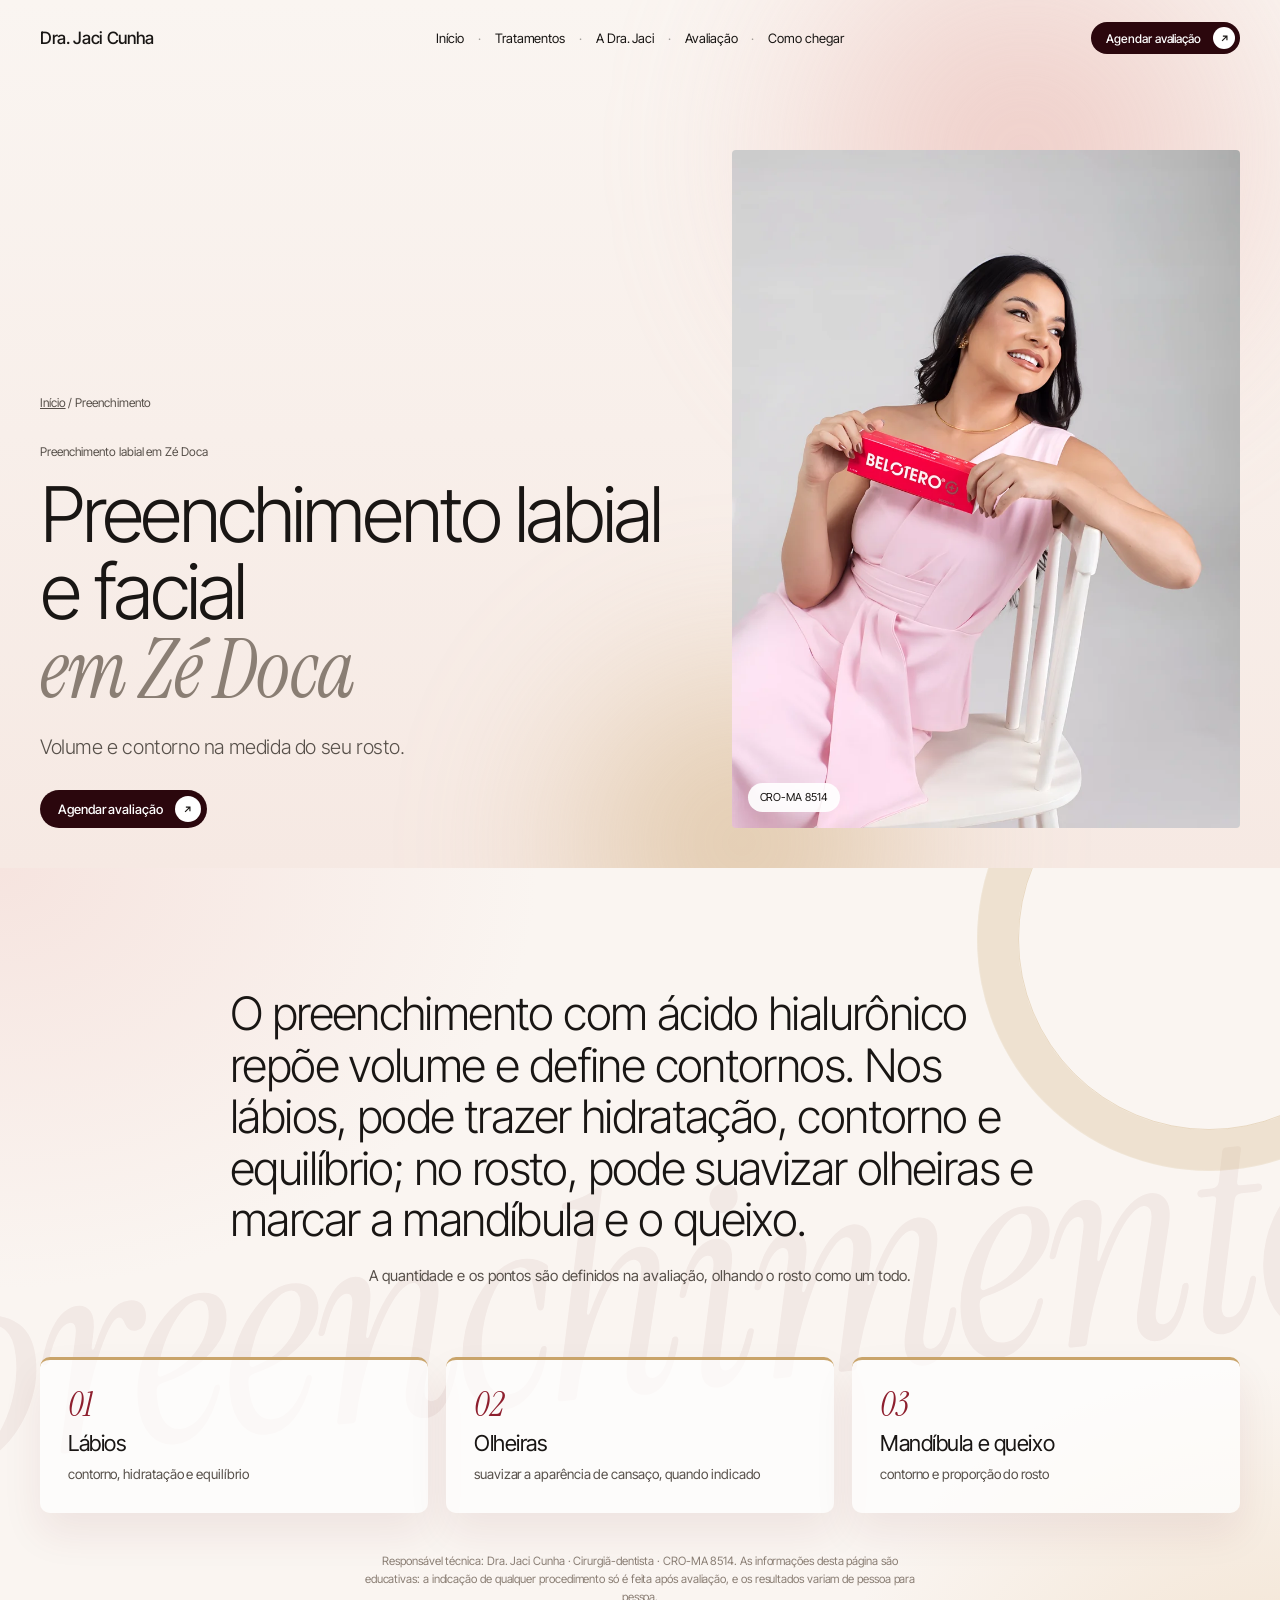
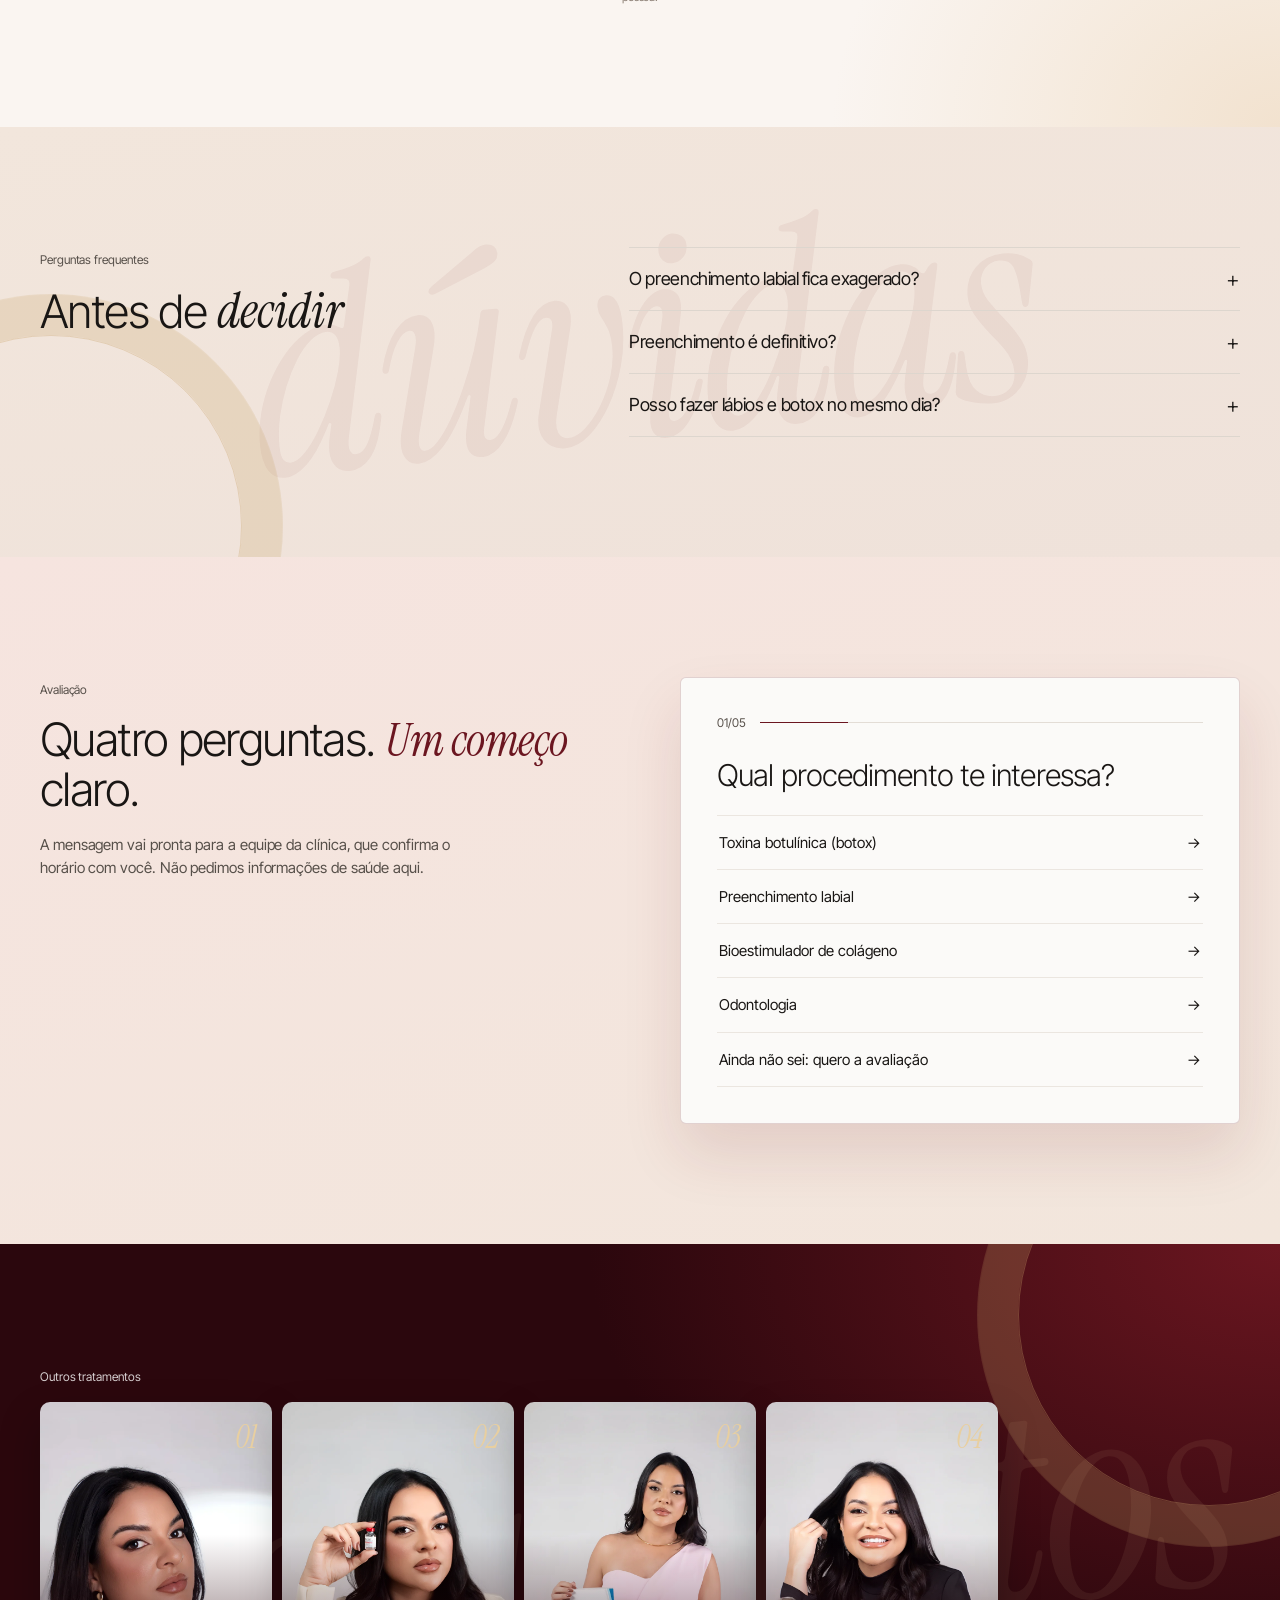
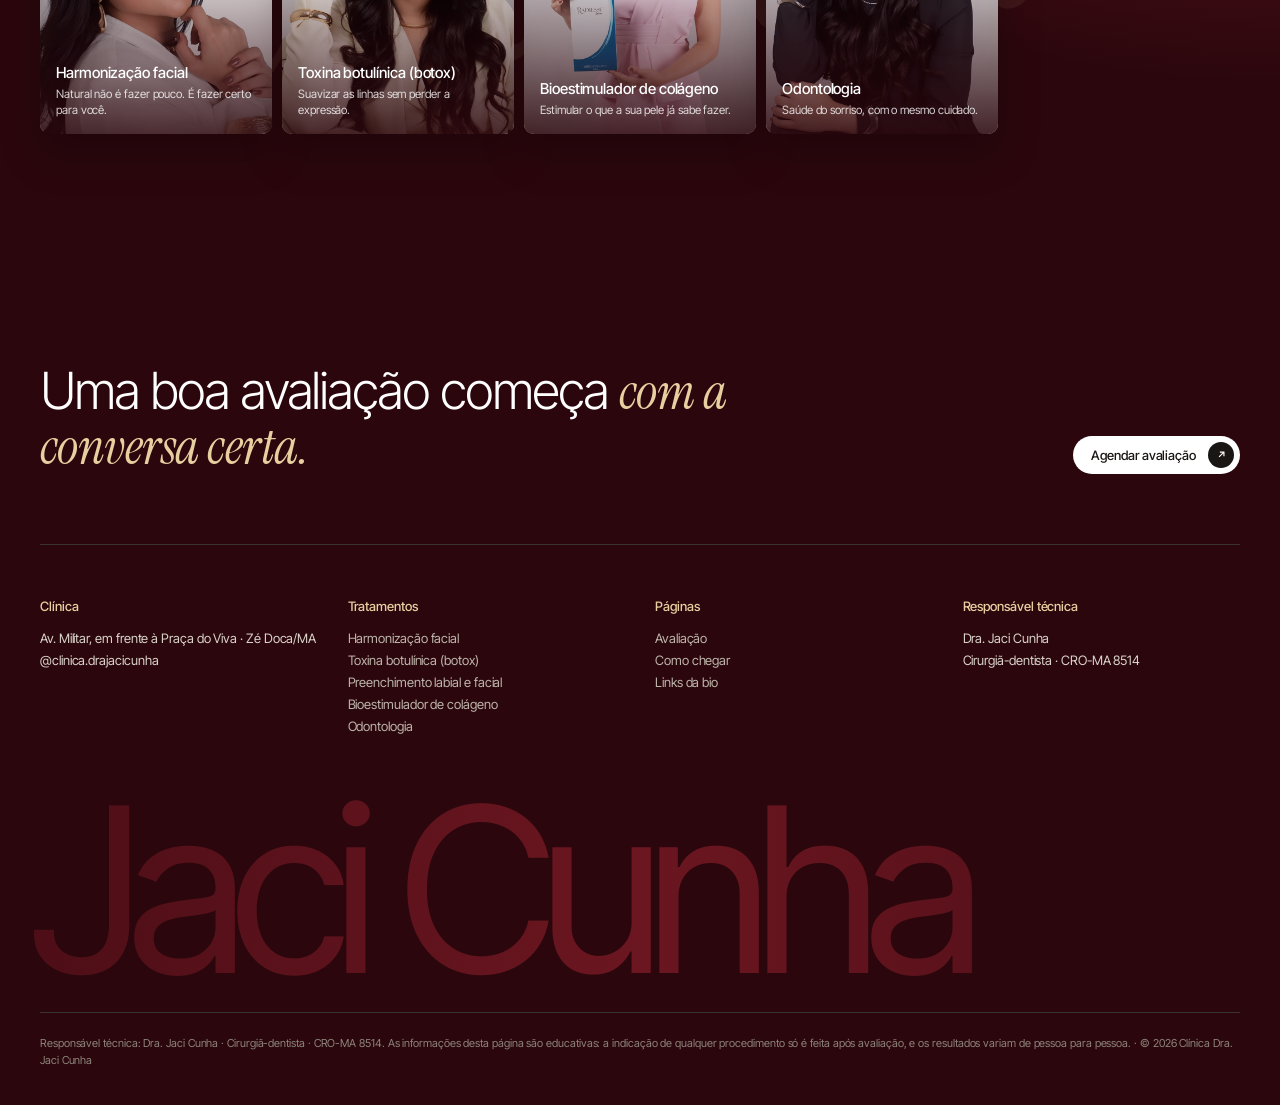
<file: preenchimento-labial-em-ze-doca/index.html>
<!doctype html>
<html lang="pt-BR"><head><meta charset="utf-8"><meta name="viewport" content="width=device-width,initial-scale=1,viewport-fit=cover">
<title>Preenchimento Labial e Facial em Zé Doca (MA) | Dra. Jaci Cunha</title><meta name="description" content="Preenchimento labial e facial com ácido hialurônico em Zé Doca (MA), com a Dra. Jaci Cunha (CRO-MA 8514). Contorno e hidratação respeitando os seus traços. Agende sua avaliação."><link rel="canonical" href="https://drajacicunha.pages.dev/preenchimento-labial-em-ze-doca/"><meta name="robots" content="index,follow,max-image-preview:large">
<meta name="geo.region" content="BR-MA"><meta name="geo.placename" content="Zé Doca"><meta name="theme-color" content="#F4F2EF">
<meta property="og:type" content="website"><meta property="og:locale" content="pt_BR"><meta property="og:site_name" content="Clínica Dra. Jaci Cunha"><meta property="og:title" content="Preenchimento Labial e Facial em Zé Doca (MA) | Dra. Jaci Cunha">
<meta property="og:description" content="Preenchimento labial e facial com ácido hialurônico em Zé Doca (MA), com a Dra. Jaci Cunha (CRO-MA 8514). Contorno e hidratação respeitando os seus traços. Agende sua avaliação."><meta property="og:url" content="https://drajacicunha.pages.dev/preenchimento-labial-em-ze-doca/"><meta property="og:image" content="https://drajacicunha.pages.dev/img/v3-t-preench.webp"><meta name="twitter:card" content="summary_large_image">
<link rel="icon" href="/img/avatar.webp"><link rel="apple-touch-icon" href="/img/avatar.webp"><link rel="preconnect" href="https://fonts.googleapis.com"><link rel="preconnect" href="https://fonts.gstatic.com" crossorigin>
<link href="https://fonts.googleapis.com/css2?family=Inter+Tight:wght@300;400;500&family=Instrument+Serif:ital@0;1&display=swap" rel="stylesheet"><link rel="stylesheet" href="/css/site.css">
<script type="application/ld+json">{"@context": "https://schema.org", "@graph": [{"@type": ["Dentist", "MedicalClinic"], "@id": "https://drajacicunha.pages.dev/#clinica", "name": "Clínica Dra. Jaci Cunha", "alternateName": "Dra. Jaci Cunha · Harmonização Orofacial e Odontologia", "url": "https://drajacicunha.pages.dev/", "image": "https://drajacicunha.pages.dev/img/jaci-off-white-sofa-sorrindo.webp", "logo": "https://drajacicunha.pages.dev/img/avatar.webp", "sameAs": ["https://www.instagram.com/clinica.drajacicunha/"], "address": {"@type": "PostalAddress", "streetAddress": "Av. Militar, em frente à Praça do Viva", "addressLocality": "Zé Doca", "addressRegion": "MA", "addressCountry": "BR"}, "areaServed": {"@type": "City", "name": "Zé Doca"}, "medicalSpecialty": ["Dentistry", "Dermatology"], "employee": {"@type": "Person", "name": "Dra. Jaci Cunha", "jobTitle": "Cirurgiã-dentista", "identifier": "CRO-MA 8514"}, "telephone": "+559885672646"}, {"@type": "BreadcrumbList", "itemListElement": [{"@type": "ListItem", "position": 1, "name": "Início", "item": "https://drajacicunha.pages.dev/"}, {"@type": "ListItem", "position": 2, "name": "Preenchimento", "item": "https://drajacicunha.pages.dev/preenchimento-labial-em-ze-doca/"}]}, {"@type": "FAQPage", "mainEntity": [{"@type": "Question", "name": "O preenchimento labial fica exagerado?", "acceptedAnswer": {"@type": "Answer", "text": "O volume é definido na avaliação, pensando no equilíbrio do seu rosto. Natural é fazer certo para você."}}, {"@type": "Question", "name": "Preenchimento é definitivo?", "acceptedAnswer": {"@type": "Answer", "text": "Não. O ácido hialurônico é absorvido pelo corpo com o tempo, e a duração varia de pessoa para pessoa."}}, {"@type": "Question", "name": "Posso fazer lábios e botox no mesmo dia?", "acceptedAnswer": {"@type": "Answer", "text": "Depende da avaliação. A Dra. Jaci monta o plano por etapas."}}]}, {"@type": "MedicalProcedure", "name": "Preenchimento labial e facial", "description": "Preenchimento labial e facial com ácido hialurônico em Zé Doca (MA), com a Dra. Jaci Cunha (CRO-MA 8514). Contorno e hidratação respeitando os seus traços. Agende sua avaliação.", "url": "https://drajacicunha.pages.dev/preenchimento-labial-em-ze-doca/", "provider": {"@id": "https://drajacicunha.pages.dev/#clinica"}}]}</script></head>
<body class=""><header class="nav "><a class="logo" href="/">Dra. Jaci Cunha</a><nav aria-label="Páginas"><a href="/">Início</a><span>·</span><a href="/#tratamentos">Tratamentos</a><span>·</span><a href="/#dra">A Dra. Jaci</a><span>·</span><a href="/avaliacao/">Avaliação</a><span>·</span><a href="/#como-chegar">Como chegar</a></nav><a class="bt pq" href="/avaliacao/#agendar"><span>Agendar avaliação</span><i><svg viewBox="0 0 16 16" aria-hidden="true"><path d="M5 11 11 5M6 5h5v5" fill="none" stroke="currentColor" stroke-width="1.4"/></svg></i></a><button class="mn" type="button" aria-label="Abrir menu" onclick="document.body.classList.toggle('menu-aberto')"><i></i><i></i></button></header><div class="menu-cel"><a href="/">Início</a><a href="/#tratamentos">Tratamentos</a><a href="/#dra">A Dra. Jaci</a><a href="/avaliacao/">Avaliação</a><a href="/#como-chegar">Como chegar</a></div><main><section class="pg-h"><div class="mancha m1"></div><div class="mancha m2"></div><div class="w pg-g"><div class="rv"><div class="migalha"><a href="/">Início</a> / Preenchimento</div><span class="eti">Preenchimento labial em Zé Doca</span><h1>Preenchimento labial e facial<em> em Zé Doca</em></h1><p class="lead">Volume e contorno na medida do seu rosto.</p><a class="bt " href="/avaliacao/#agendar"><span>Agendar avaliação</span><i><svg viewBox="0 0 16 16" aria-hidden="true"><path d="M5 11 11 5M6 5h5v5" fill="none" stroke="currentColor" stroke-width="1.4"/></svg></i></a></div><div class="pg-f rv"><img src="/img/v3-t-preench.webp" alt="Dra. Jaci Cunha, cirurgiã-dentista em Zé Doca" width="900" height="1200"><span class="pg-cro">CRO-MA 8514</span></div></div></section>
<section class="sec marca nude" data-marca="preenchimento"><div class="w"><h2 class="h2c rv">O preenchimento com ácido hialurônico repõe volume e define contornos. Nos lábios, pode trazer hidratação, contorno e equilíbrio; no rosto, pode suavizar olheiras e marcar a mandíbula e o queixo.</h2><p class="mut c rv" style="max-width:640px;margin:18px auto 0">A quantidade e os pontos são definidos na avaliação, olhando o rosto como um todo.</p><div class="env"><div class="env-i rv"><span>01</span><b>Lábios</b><p>contorno, hidratação e equilíbrio</p></div><div class="env-i rv"><span>02</span><b>Olheiras</b><p>suavizar a aparência de cansaço, quando indicado</p></div><div class="env-i rv"><span>03</span><b>Mandíbula e queixo</b><p>contorno e proporção do rosto</p></div></div><p class="aviso c">Responsável técnica: Dra. Jaci Cunha · Cirurgiã-dentista · CRO-MA 8514. As informações desta página são educativas: a indicação de qualquer procedimento só é feita após avaliação, e os resultados variam de pessoa para pessoa.</p></div></section>
<section class="sec cinza marca" data-marca="dúvidas"><div class="w duas"><div class="rv"><span class="eti">Perguntas frequentes</span><h2 class="h2">Antes de <em>decidir</em></h2></div><div class="rv"><div class="faq"><details><summary>O preenchimento labial fica exagerado?</summary><p>O volume é definido na avaliação, pensando no equilíbrio do seu rosto. Natural é fazer certo para você.</p></details><details><summary>Preenchimento é definitivo?</summary><p>Não. O ácido hialurônico é absorvido pelo corpo com o tempo, e a duração varia de pessoa para pessoa.</p></details><details><summary>Posso fazer lábios e botox no mesmo dia?</summary><p>Depende da avaliação. A Dra. Jaci monta o plano por etapas.</p></details></div></div></div></section>
<section class="quiz" id="agendar"><div class="w q-grid"><div class="rv"><span class="eti">Avaliação</span><h2>Quatro perguntas. <em class="cz">Um começo</em> claro.</h2><p class="mut">A mensagem vai pronta para a equipe da clínica, que confirma o horário com você. Não pedimos informações de saúde aqui.</p></div>
<div id="qz" class="qz rv" aria-live="polite"></div></div></section>
<script>(()=>{const D={"quiz": [["Qual procedimento te interessa?", ["Toxina botulínica (botox)", "Preenchimento labial", "Bioestimulador de colágeno", "Odontologia", "Ainda não sei: quero a avaliação"]], ["Você já fez algum procedimento estético?", ["Sim", "Não, seria a primeira vez"]], ["Quando você gostaria de vir?", ["Esta semana", "Este mês", "Só quero tirar dúvidas"]], ["Melhor horário", ["Manhã", "Tarde"]]], "wa": "559885672646", "ig": "clinica.drajacicunha"},R=[];const el=document.getElementById('qz');
function passo(i){if(i<D.quiz.length){const[p,ops]=D.quiz[i];el.innerHTML=`<div class="q-top"><span>${String(i+1).padStart(2,'0')}/${String(D.quiz.length+1).padStart(2,'0')}</span><i style="--p:${(i+1)/(D.quiz.length+1)}"></i></div><h3>${p}</h3><div class="op">${ops.map(o=>`<button type="button">${o}<span>→</span></button>`).join('')}</div>`;
 el.querySelectorAll('button').forEach(b=>b.onclick=()=>{R[i]=b.firstChild.textContent;passo(i+1)})}
 else{el.innerHTML=`<div class="q-top"><span>${D.quiz.length+1}/${D.quiz.length+1}</span><i style="--p:1"></i></div><h3>Seu nome e sua cidade</h3><input id="qn" placeholder="Nome" autocomplete="given-name"><input id="qc" placeholder="Cidade" value="Zé Doca"><button type="button" id="qe" class="bt"><span>Enviar para a clínica</span><i><svg viewBox="0 0 16 16" aria-hidden="true"><path d="M5 11 11 5M6 5h5v5" fill="none" stroke="currentColor" stroke-width="1.4"/></svg></i></button>`;
 document.getElementById('qe').onclick=()=>{const n=document.getElementById('qn').value.trim()||'(sem nome)',c=document.getElementById('qc').value.trim();
  const t=`Oi! Vim pelo site da Clínica Dra. Jaci Cunha.\nNome: ${n}\nCidade: ${c}\nInteresse: ${R[0]}\nJá fez procedimento: ${R[1]}\nQuando: ${R[2]}\nHorário: ${R[3]}`;
  if(D.wa)location.href='https://wa.me/'+D.wa+'?text='+encodeURIComponent(t);
  else{try{navigator.clipboard.writeText(t)}catch(e){}el.innerHTML='<h3>Mensagem copiada.</h3><p class="mut" style="margin:10px 0 18px">Abra o direct da clínica e cole a mensagem.</p><a class="bt" href="https://ig.me/m/'+D.ig+'"><span>Abrir o direct</span><i><svg viewBox="0 0 16 16" aria-hidden="true"><path d="M5 11 11 5M6 5h5v5" fill="none" stroke="currentColor" stroke-width="1.4"/></svg></i></a>'}}}}
passo(0)})();</script><section class="sec escuro marca" data-marca="tratamentos"><div class="w"><span class="eti claro">Outros tratamentos</span><div class="cards"><a class="card rv" href="/harmonizacao-facial-em-ze-doca/"><img src="/img/v3-t-harm.webp" alt="Harmonização facial em Zé Doca" loading="lazy" width="900" height="1200"><div class="card-t"><b>Harmonização facial</b><small>Natural não é fazer pouco. É fazer certo para você.</small></div><span class="card-n">01</span></a><a class="card rv" href="/botox-em-ze-doca/"><img src="/img/v3-t-botox.webp" alt="Toxina botulínica (botox) em Zé Doca" loading="lazy" width="900" height="1200"><div class="card-t"><b>Toxina botulínica (botox)</b><small>Suavizar as linhas sem perder a expressão.</small></div><span class="card-n">02</span></a><a class="card rv" href="/bioestimulador-de-colageno-em-ze-doca/"><img src="/img/v3-t-bio.webp" alt="Bioestimulador de colágeno em Zé Doca" loading="lazy" width="900" height="1200"><div class="card-t"><b>Bioestimulador de colágeno</b><small>Estimular o que a sua pele já sabe fazer.</small></div><span class="card-n">03</span></a><a class="card rv" href="/dentista-em-ze-doca/"><img src="/img/v3-t-odonto.webp" alt="Odontologia em Zé Doca" loading="lazy" width="900" height="1200"><div class="card-t"><b>Odontologia</b><small>Saúde do sorriso, com o mesmo cuidado.</small></div><span class="card-n">04</span></a></div></div></section></main><footer class="rod"><div class="w"><div class="rod-top"><h2>Uma boa avaliação começa <em>com a conversa certa.</em></h2><a class="bt claro" href="/avaliacao/#agendar"><span>Agendar avaliação</span><i><svg viewBox="0 0 16 16" aria-hidden="true"><path d="M5 11 11 5M6 5h5v5" fill="none" stroke="currentColor" stroke-width="1.4"/></svg></i></a></div>
<div class="cols"><div><b>Clínica</b>Av. Militar, em frente à Praça do Viva · Zé Doca/MA<br>@clinica.drajacicunha</div><div><b>Tratamentos</b><a href="/harmonizacao-facial-em-ze-doca/">Harmonização facial</a><a href="/botox-em-ze-doca/">Toxina botulínica (botox)</a><a href="/preenchimento-labial-em-ze-doca/">Preenchimento labial e facial</a><a href="/bioestimulador-de-colageno-em-ze-doca/">Bioestimulador de colágeno</a><a href="/dentista-em-ze-doca/">Odontologia</a></div><div><b>Páginas</b><a href="/avaliacao/">Avaliação</a><a href="/#como-chegar">Como chegar</a><a href="/bio/">Links da bio</a></div><div><b>Responsável técnica</b>Dra. Jaci Cunha<br>Cirurgiã-dentista · CRO-MA 8514</div></div>
<div class="marca-g" aria-hidden="true">Jaci Cunha</div><div class="leg">Responsável técnica: Dra. Jaci Cunha · Cirurgiã-dentista · CRO-MA 8514. As informações desta página são educativas: a indicação de qualquer procedimento só é feita após avaliação, e os resultados variam de pessoa para pessoa. · © 2026 Clínica Dra. Jaci Cunha</div></div></footer>
<script>(()=>{const r=matchMedia('(prefers-reduced-motion: reduce)').matches;const o=new IntersectionObserver(es=>es.forEach(e=>{if(e.isIntersecting){e.target.classList.add('ok');o.unobserve(e.target)}}),{threshold:.15});document.querySelectorAll('.rv').forEach(el=>r?el.classList.add('ok'):o.observe(el));
const n=document.querySelector('.nav');addEventListener('scroll',()=>n.classList.toggle('fixo',scrollY>40),{passive:true});
document.querySelectorAll('[data-sl]').forEach(sl=>{const it=[...sl.querySelectorAll('.sl-i')];let k=0;const ir=d=>{it[k].classList.remove('on');k=(k+d+it.length)%it.length;it[k].classList.add('on');sl.querySelector('.sl-n').textContent=String(k+1).padStart(2,'0')+'/'+String(it.length).padStart(2,'0')};sl.querySelector('[data-a]').onclick=()=>ir(-1);sl.querySelector('[data-p]').onclick=()=>ir(1)});})();</script></body></html>
</file>
<file: css/site.css>
/* Clínica Dra. Jaci Cunha · site v3 (conta Leandro, 04/11/2026)
   Cópia fiel da linguagem de dois shots de estúdios de ponta: "Seon Clinic" (LAIN) e "Atelier Aesthetica" (Phenomenon Studio).
   Inter Tight leve + Instrument Serif itálica, palavras em cinza/preto, etiquetas finas, fotografia grande. Ver site/TEMPLATE-V3.md */
:root{--fd:#F4F2EF;--br:#FBFAF8;--cz:#EAE6E1;--tp:#8A7E74;--tp2:#B3A89E;--ti:#191614;--t2:#57504A;--bo:#6B1620;--w:1360px;--sf:'Instrument Serif',Georgia,serif;--ss:'Inter Tight',system-ui,sans-serif}
*{box-sizing:border-box;margin:0;padding:0}html{scroll-behavior:smooth}
body{background:var(--br);color:var(--ti);font:400 15px/1.55 var(--ss);-webkit-font-smoothing:antialiased;letter-spacing:-.005em;overflow-x:hidden}
a{color:inherit;text-decoration:none}img{display:block;max-width:100%}button{font:inherit;color:inherit}
em{font-family:var(--sf);font-style:italic;font-weight:400;letter-spacing:-.01em}
.w{max-width:var(--w);margin:0 auto;padding:0 40px}.c{text-align:center}.sr{position:absolute;width:1px;height:1px;overflow:hidden;clip:rect(0 0 0 0)}
.cz{color:var(--tp2)}.mut{color:var(--t2);font-size:15px;max-width:440px}
.eti{display:inline-block;font:400 12px var(--ss);color:var(--t2);margin-bottom:18px}.eti.c{display:block;text-align:center}.eti.claro{color:rgba(255,255,255,.8)}
/* botão pílula com seta em círculo (LAIN) */
.bt{display:inline-flex;align-items:center;gap:12px;background:var(--ti);color:#fff;border-radius:99px;padding:6px 6px 6px 18px;font:500 13px var(--ss);transition:background .3s}
.bt i{width:26px;height:26px;border-radius:50%;background:#fff;color:var(--ti);display:grid;place-items:center;transition:transform .35s}.bt i svg{width:13px;height:13px}
.bt:hover{background:var(--bo)}.bt:hover i{transform:rotate(45deg)}.bt.pq{font-size:12px;padding:5px 5px 5px 15px}.bt.pq i{width:22px;height:22px}
.bt.claro{background:#fff;color:var(--ti)}.bt.claro i{background:var(--ti);color:#fff}.bt.centro{margin:26px auto 0;display:flex;width:max-content}
/* navegação (LAIN: logo à esquerda, links com ponto no centro, pílula à direita) */
.nav{position:fixed;top:0;left:0;right:0;z-index:50;display:grid;grid-template-columns:1fr auto 1fr;align-items:center;padding:22px 40px;transition:background .4s,padding .4s}
.nav .logo{font:500 17px var(--ss);letter-spacing:-.02em}.nav nav{display:flex;align-items:center;gap:14px;font-size:13px}.nav nav span{opacity:.4}.nav .bt{justify-self:end}
.nav.fixo{background:rgba(251,250,248,.88);backdrop-filter:blur(16px);-webkit-backdrop-filter:blur(16px);padding:14px 40px}
.mn{display:none}.menu-cel{display:none}
/* herói (LAIN Seon Clinic: foto cheia, frase em cima à esquerda, dois destaques, nome gigante na base) */
.heroi{position:relative;height:100vh;min-height:680px;max-height:1000px;overflow:hidden;background:var(--cz)}
.heroi picture,.h-img{position:absolute;inset:0;width:100%;height:100%}.h-img{object-fit:cover;object-position:60% 20%;transform:scale(1.06);animation:z 18s ease-out forwards}
@keyframes z{to{transform:scale(1)}}
.h-in{position:absolute;inset:0;max-width:var(--w);margin:0 auto;padding:0 40px}
.h-top{position:absolute;top:150px;left:40px;max-width:420px}.h-frase{font:300 34px/1.15 var(--ss);letter-spacing:-.03em;margin-bottom:22px}.h-frase em{font-size:1.08em}
.h-feat{position:absolute;left:40px;top:52%;display:grid;grid-template-columns:repeat(2,250px);gap:30px}
.h-feat div{display:grid;grid-template-columns:28px 1fr;column-gap:12px}.h-feat i{grid-row:span 2;width:28px;height:28px;border:1px solid rgba(25,22,20,.25);border-radius:7px;display:grid;place-items:center}.h-feat i svg{width:16px}
.h-feat b{font:500 14px var(--ss)}.h-feat small{font-size:12px;color:var(--t2);line-height:1.45}
.h-nome{position:absolute;left:28px;right:28px;bottom:-.14em;font:400 clamp(90px,17.4vw,300px)/1 var(--ss);letter-spacing:-.065em;white-space:nowrap;color:var(--ti)}
/* seções */
.sec{padding:120px 0}.cinza{background:var(--fd)}
.h2c{font:300 clamp(34px,3.6vw,52px)/1.12 var(--ss);letter-spacing:-.035em;max-width:820px;margin:0 auto}.h2c em{font-size:1.08em}
.h2{font:300 clamp(34px,3.6vw,52px)/1.08 var(--ss);letter-spacing:-.035em}.h2 em{font-size:1.08em}
.largo{max-width:820px;margin:60px auto 0;overflow:hidden;border-radius:4px}.largo img{width:100%;transition:transform 1.2s}.largo:hover img{transform:scale(1.03)}
/* tratamentos (LAIN: cartões de foto com o nome por cima) */
.tt-cab{display:flex;justify-content:space-between;align-items:end;gap:30px;margin-bottom:40px}
.cards{display:grid;grid-template-columns:repeat(5,1fr);gap:10px}
.card{position:relative;aspect-ratio:3/4.3;overflow:hidden;border-radius:4px;color:#fff}.card img{width:100%;height:100%;object-fit:cover;object-position:50% 12%;transition:transform 1s cubic-bezier(.2,.7,.2,1)}
.card::after{content:"";position:absolute;inset:0;background:linear-gradient(180deg,rgba(0,0,0,0) 45%,rgba(20,12,10,.62))}
.card-t{position:absolute;left:16px;right:16px;bottom:16px;z-index:1;display:grid;gap:4px}.card-t b{font:500 15px/1.2 var(--ss)}.card-t small{font-size:11.5px;opacity:.8;line-height:1.4}
.card-n{position:absolute;top:14px;right:16px;z-index:1;font:300 26px var(--ss);letter-spacing:-.03em}.card:hover img{transform:scale(1.06)}
/* pilares (LAIN: 4 colunas com ícone e fio) */
.pils{display:grid;grid-template-columns:repeat(4,1fr);margin-top:56px;border-top:1px solid #dcd6cf}
.pil{padding:26px 24px 10px 0;border-right:1px solid #dcd6cf;display:grid;gap:8px}.pil+.pil{padding-left:24px}.pil:last-child{border-right:0}
.pil i{width:28px;height:28px;border:1px solid #d3ccc4;border-radius:7px;display:grid;place-items:center;margin-bottom:40px}.pil i svg{width:15px}.pil b{font:500 14px var(--ss)}.pil small{font-size:12.5px;color:var(--t2)}
/* jornada em círculo (LAIN) */
.jorn{position:relative;width:min(640px,100%);aspect-ratio:1;margin:70px auto 0}
.j-anel{position:absolute;inset:14%;border:1px solid #e0dad3;border-radius:50%;background:conic-gradient(from 0deg,#efebe6 0 25%,transparent 25% 100%)}
.j-anel::before,.j-anel::after{content:"";position:absolute;background:#e0dad3}.j-anel::before{left:50%;top:0;bottom:0;width:1px}.j-anel::after{top:50%;left:0;right:0;height:1px}
.j-meio{position:absolute;left:50%;top:50%;transform:translate(-50%,-50%);width:150px;height:150px;border-radius:50%;background:var(--br);border:1px solid #e0dad3;display:grid;place-content:center;text-align:center;font-size:12px}.j-meio b{font-weight:500}.j-meio span{color:var(--tp2)}
.jp{position:absolute;display:grid;justify-items:center;gap:6px;font-size:12px;width:150px}.jp img{width:74px;height:74px;border-radius:50%;object-fit:cover;border:3px solid var(--br);box-shadow:0 10px 26px rgba(25,22,20,.12)}
.jp span{width:28px;height:28px;border:1px solid #d9d2ca;border-radius:50%;display:grid;place-items:center;font-size:10px;background:var(--br)}.jp b{font-weight:400}
.jp1{left:-2%;top:2%}.jp2{right:-2%;top:2%}.jp3{right:-2%;bottom:4%}.jp4{left:-2%;bottom:4%}
/* cartão da Dra. (Phenomenon Atelier Aesthetica) */
.dra{position:relative;margin-top:56px;background:linear-gradient(120deg,#8C8178,#776B62);border-radius:6px;min-height:520px;overflow:hidden;color:#fff;display:grid;grid-template-columns:1.1fr .9fr}
.dra-t{padding:70px 60px}.dra-t h3{font:300 clamp(40px,4vw,58px)/1 var(--ss);letter-spacing:-.04em;margin-bottom:22px}.dra-t h3 em{font-size:1.06em}
.dra-t p{font-size:13.5px;line-height:1.6;color:rgba(255,255,255,.85);max-width:440px}
.selos{display:flex;flex-wrap:wrap;gap:8px;margin:30px 0}.selos span{border:1px solid rgba(255,255,255,.28);border-radius:99px;padding:5px 12px;font-size:11px;background:rgba(255,255,255,.06)}
.dra-t .cit{font-size:22px;color:#fff;max-width:420px}.dra-f{position:absolute;right:4%;bottom:0;height:96%;width:auto;object-fit:contain;filter:drop-shadow(0 30px 40px rgba(0,0,0,.18))}
/* conversa (LAIN: foto cheia com frase e etiquetas) */
.conversa{position:relative;height:88vh;min-height:560px;max-height:860px;overflow:hidden}.conversa img{position:absolute;inset:0;width:100%;height:100%;object-fit:cover;object-position:50% 20%}
.conversa::after{content:"";position:absolute;inset:0;background:linear-gradient(180deg,rgba(15,8,8,.78),rgba(15,8,8,.35) 32%,rgba(15,8,8,0) 55%)}
.cv-in{position:relative;z-index:1;padding-top:70px;color:#fff}.cv-in h2{font:300 clamp(34px,3.8vw,56px)/1.1 var(--ss);letter-spacing:-.035em;max-width:640px}.cz2{color:rgba(255,255,255,.6)}
.tags{display:flex;flex-wrap:wrap;gap:6px;margin-top:22px;max-width:520px}.tags span{background:#fff;color:var(--ti);border-radius:99px;padding:5px 12px;font-size:11px}
/* quiz */
.quiz{padding:120px 0;background:var(--fd)}.q-grid{display:grid;grid-template-columns:1fr 1fr;gap:80px;align-items:start}.quiz .h2{margin-bottom:18px}.quiz h2{font:300 clamp(34px,3.6vw,52px)/1.08 var(--ss);letter-spacing:-.035em;margin-bottom:18px}
.qz{background:var(--br);border:1px solid #e3ddd6;border-radius:6px;padding:36px;min-height:380px}
.q-top{display:flex;align-items:center;gap:14px;font-size:12px;color:var(--t2);margin-bottom:26px}.q-top i{flex:1;height:1px;background:#e3ddd6;position:relative}.q-top i::after{content:"";position:absolute;left:0;top:0;height:1px;width:calc(var(--p)*100%);background:var(--ti);transition:width .4s}
.qz h3{font:300 30px/1.15 var(--ss);letter-spacing:-.03em;margin-bottom:22px}
.op{display:grid;border-top:1px solid #ebe6e0}.op button{display:flex;justify-content:space-between;background:none;border:0;border-bottom:1px solid #ebe6e0;padding:15px 2px;font-size:15px;text-align:left;cursor:pointer;transition:padding .3s,color .3s}.op button:hover{padding-left:10px;color:var(--bo)}
.qz input{width:100%;border:0;border-bottom:1px solid #d9d2ca;background:none;font:300 22px var(--ss);padding:12px 2px;margin-bottom:14px;outline:none}.qz .bt{margin-top:10px}
/* mapa e faq */
.duas{display:grid;grid-template-columns:1fr 1.2fr;gap:80px;align-items:start}.duas .h2{margin-bottom:18px}.duas .bt{margin-top:22px}
.mapa{width:100%;height:460px;border:0;border-radius:6px;filter:grayscale(1) contrast(.95)}
.faq details{border-bottom:1px solid #ddd6ce;padding:20px 0}.faq details:first-child{border-top:1px solid #ddd6ce}.faq summary{cursor:pointer;list-style:none;display:flex;justify-content:space-between;gap:20px;font:400 18px var(--ss);letter-spacing:-.02em}
.faq summary::after{content:"+";font-weight:300;font-size:22px;line-height:1;transition:transform .3s}.faq details[open] summary::after{transform:rotate(45deg)}.faq p{color:var(--t2);margin-top:10px;max-width:560px}
.aviso{font-size:11.5px;color:var(--tp);margin-top:26px;max-width:560px}.aviso.c{margin:40px auto 0}
/* páginas internas */
.pg-h{padding:150px 0 40px}.pg-g{display:grid;grid-template-columns:1.1fr .9fr;gap:70px;align-items:end}.migalha{font-size:12px;color:var(--t2);margin-bottom:26px}.migalha a{text-decoration:underline}
.pg-h h1{font:300 clamp(48px,6vw,92px)/1 var(--ss);letter-spacing:-.05em;margin-bottom:22px}.pg-h h1 em{font-size:1.05em;display:block;color:var(--tp)}
.pg-h1c{font:300 clamp(48px,6vw,96px)/1.02 var(--ss);letter-spacing:-.05em;text-align:center;max-width:1000px;margin:0 auto 22px}.pg-h1c em{font-size:1.06em}
.lead{font:300 20px/1.45 var(--ss);color:var(--t2);max-width:520px;margin-bottom:28px;letter-spacing:-.02em}.lead.c{margin:0 auto}
.pg-f{position:relative;aspect-ratio:3/4;border-radius:4px;overflow:hidden}.pg-f img{width:100%;height:100%;object-fit:cover;object-position:50% 12%}.pg-cro{position:absolute;left:16px;bottom:16px;background:rgba(255,255,255,.92);border-radius:99px;padding:6px 12px;font-size:11px}
.env{display:grid;grid-template-columns:repeat(3,1fr);gap:0;margin-top:70px;border-top:1px solid #dcd6cf}.env-i{padding:26px 26px 0 0;border-right:1px solid #dcd6cf;display:grid;gap:8px;align-content:start}.env-i+.env-i{padding-left:26px}.env-i:last-child{border-right:0}
.env-i span{font-size:12px;color:var(--tp2)}.env-i b{font:400 22px var(--ss);letter-spacing:-.02em}.env-i p{font-size:13.5px;color:var(--t2)}.env-i a{font-size:13px;text-decoration:underline}
/* consulta 01/04 (Phenomenon "Private Consultation") */
.sl{position:relative;background:var(--br);min-height:560px}.sl-i{display:none;grid-template-columns:1fr 1fr 1fr;gap:40px;align-items:center}.sl-i.on{display:grid;animation:fade .7s}
@keyframes fade{from{opacity:0;transform:translateY(10px)}}
.sl-t h3{font:400 44px/1.05 var(--sf)}.sl-i img{aspect-ratio:4/5;object-fit:cover;width:100%;border-radius:4px}.sl-d{font-size:13px;color:var(--t2);max-width:220px}
.sl-c{position:absolute;left:0;top:calc(50% + 60px);display:flex;align-items:center;gap:10px;font-size:12px;color:var(--t2)}.sl-c button{width:34px;height:34px;border-radius:50%;border:1px solid #d9d2ca;background:none;cursor:pointer}.sl-c button:hover{background:var(--ti);color:#fff}
/* rodapé */
.rod{background:var(--ti);color:#d9d2ca;padding:110px 0 36px;overflow:hidden}
.rod-top{display:flex;justify-content:space-between;align-items:end;gap:30px;padding-bottom:70px;border-bottom:1px solid #3a3430}.rod-top h2{font:300 clamp(34px,4vw,60px)/1.05 var(--ss);letter-spacing:-.04em;color:#fff;max-width:760px}.rod-top em{color:var(--tp2)}
.rod .cols{display:grid;grid-template-columns:repeat(4,1fr);gap:30px;padding:50px 0;font-size:13px;line-height:1.7}.rod b{display:block;font-weight:500;color:#fff;margin-bottom:10px}.rod a{display:block;color:#bdb4ab}.rod a:hover{color:#fff}
.marca-g{font:400 clamp(90px,18vw,300px)/.8 var(--ss);letter-spacing:-.07em;color:#2a2522;white-space:nowrap;margin:10px -10px 30px}
.leg{font-size:11px;color:#8d837a;border-top:1px solid #3a3430;padding-top:22px}
/* bio */
.pg-bio .nav,.pg-bio .rod .rod-top,.pg-bio .rod .cols{display:none}.pg-bio .rod{padding-top:30px}
.bio{max-width:560px;margin:0 auto}.bio-h{position:relative;aspect-ratio:4/5;overflow:hidden}.bio-h img{width:100%;height:100%;object-fit:cover;object-position:50% 10%}
.bio-h::after{content:"";position:absolute;inset:0;background:linear-gradient(180deg,rgba(0,0,0,0) 50%,rgba(20,12,10,.6))}
.bio-ht{position:absolute;left:22px;right:22px;bottom:18px;z-index:1;color:#fff}.bio-ht h1{font:400 92px/.84 var(--ss);letter-spacing:-.07em}.bio-ht .eti{margin-bottom:10px}
.bio-w{padding:26px 22px 40px}.bio-f{font:300 19px/1.4 var(--ss);letter-spacing:-.02em;color:var(--t2);margin-bottom:24px}.bio-f em{color:var(--ti);font-size:1.08em}
.bio-l{display:grid;border-top:1px solid #e3ddd6}.bio-l a{display:flex;justify-content:space-between;align-items:center;gap:12px;border-bottom:1px solid #e3ddd6;padding:16px 2px;transition:padding .3s}.bio-l a:hover{padding-left:10px}
.bio-l b{display:block;font:400 18px var(--ss);letter-spacing:-.02em}.bio-l small{font-size:12px;color:var(--t2)}.bio-l i{width:28px;height:28px;flex:none;border-radius:50%;border:1px solid #d9d2ca;display:grid;place-items:center}.bio-l i svg{width:13px}
.bio-l .b1{background:var(--ti);color:#fff;border-radius:6px;padding:18px 16px;margin:14px 0 6px;border:0}.bio-l .b1 small{color:#bdb4ab}.bio-l .b1 i{background:#fff;color:var(--ti);border:0}
/* entrada */
.rv{opacity:0;transform:translateY(24px);transition:opacity 1s cubic-bezier(.2,.7,.2,1),transform 1s cubic-bezier(.2,.7,.2,1)}.rv.ok{opacity:1;transform:none}
@media (prefers-reduced-motion:reduce){.rv{opacity:1;transform:none}.h-img{animation:none}}
/* celular */
@media (max-width:960px){
 .w,.h-in{padding:0 20px}.nav{grid-template-columns:1fr auto;padding:16px 20px}.nav nav,.nav .bt{display:none}.nav.fixo{padding:12px 20px}
 .mn{display:grid;gap:6px;background:none;border:0;padding:8px;cursor:pointer}.mn i{width:22px;height:1.5px;background:currentColor}
 .menu-cel{position:fixed;inset:60px 0 auto;z-index:49;background:var(--br);padding:10px 20px 26px;display:grid;transform:translateY(-10px);opacity:0;pointer-events:none;transition:.3s}.menu-cel a{font:300 30px/1.6 var(--ss);letter-spacing:-.03em;border-bottom:1px solid #e3ddd6}
 .menu-aberto .menu-cel{opacity:1;transform:none;pointer-events:auto}
 .heroi{height:92vh;min-height:620px}.h-img{object-position:50% 15%}.h-top{top:100px;left:20px;right:20px}.h-frase{font-size:26px}.h-feat{display:none}.h-nome{left:14px;font-size:clamp(70px,24vw,150px)}
 .sec,.quiz{padding:80px 0}.cards{grid-template-columns:repeat(2,1fr)}.tt-cab{display:block}.tt-cab .mut{margin-top:12px}
 .pils,.env{grid-template-columns:1fr}.pil,.env-i{border-right:0!important;border-bottom:1px solid #dcd6cf;padding:22px 0!important}.pil i{margin-bottom:16px}
 .jp{width:110px}.jp img{width:56px;height:56px}.j-meio{width:110px;height:110px;font-size:10.5px}
 .dra{grid-template-columns:1fr;min-height:0}.dra-t{padding:40px 26px 0}.dra-f{position:relative;right:auto;height:420px;margin:10px auto 0}
 .conversa{height:auto;min-height:0;aspect-ratio:3/4}.cv-in{padding-top:40px}
 .q-grid,.duas,.pg-g{grid-template-columns:1fr;gap:40px}.qz{padding:24px}.pg-h{padding-top:110px}
 .sl-i{grid-template-columns:1fr;gap:18px}.sl-c{position:static;margin-top:18px}.sl{min-height:0}
 .rod-top{display:block}.rod-top .bt{margin-top:24px}.rod .cols{grid-template-columns:1fr 1fr}
}

/* ===== cor e elementos (pedido do Lindson 04/11: "elementos, cores impactantes, mistura de cores, não quero mais do mesmo") ===== */
:root{--vi:#2B070D;--bo2:#8E1F2E;--ou:#C9A46A;--ou2:#E8CFA0;--ro:#EBC9C3;--ro2:#F6E4DF;--nu:#F2E6DC}
/* herói: manchas de cor atrás dela */
.mancha{position:absolute;border-radius:50%;filter:blur(70px);opacity:.75;z-index:0;animation:flutua 14s ease-in-out infinite alternate}
.m1{width:52vw;height:52vw;right:-6vw;top:-14vw;background:radial-gradient(circle,#E9B9B3,rgba(233,185,179,0) 70%)}
.m2{width:40vw;height:40vw;right:22vw;bottom:-18vw;background:radial-gradient(circle,#C9A46A,rgba(201,164,106,0) 70%);opacity:.55;animation-delay:-6s}
@keyframes flutua{to{transform:translate(-3vw,2vw) scale(1.08)}}
.heroi picture{z-index:1}.heroi .h-img{mix-blend-mode:multiply}.h-in{z-index:2}
.heroi{background:linear-gradient(135deg,#F6E4DF 0%,#EFE9E4 45%,#E9E4DF 100%)}
.h-frase em{color:var(--bo)}.h-nome{background:linear-gradient(90deg,#2B070D 0%,#6B1620 55%,#8E1F2E 100%);-webkit-background-clip:text;background-clip:text;color:transparent}
/* selo dourado girando */
.selo-g{position:absolute;right:7%;top:58%;width:150px;height:150px;z-index:3;display:grid;place-items:center}
.selo-g svg{position:absolute;inset:0;animation:gira 22s linear infinite}.selo-g text{font:600 13px var(--ss);letter-spacing:.26em;fill:var(--vi)}
.selo-g span{width:62px;height:62px;border-radius:50%;background:var(--bo);color:var(--ou2);display:grid;place-items:center;font-size:22px;box-shadow:0 14px 30px rgba(107,22,32,.35);transition:transform .4s}.selo-g:hover span{transform:scale(1.1) rotate(90deg)}
@keyframes gira{to{transform:rotate(360deg)}}
/* faixa em movimento */
.faixa{background:var(--bo);color:var(--ou2);overflow:hidden;padding:18px 0;border-top:1px solid #8E1F2E;border-bottom:1px solid #4E0E17}
.faixa div{display:flex;gap:28px;width:max-content;animation:corre 38s linear infinite;align-items:center}.faixa span{font:400 italic 30px var(--sf);white-space:nowrap}.faixa i{font-style:normal;color:var(--ou);font-size:14px}
@keyframes corre{to{transform:translateX(-50%)}}
/* tratamentos em bordô escuro com detalhes dourados */
.escuro{background:radial-gradient(90% 120% at 100% 0%,#6B1620,#2B070D 60%);color:#F6E9E3}.escuro .h2 em{color:var(--ou2)}.escuro .mut{color:#d8bfb8}
.escuro .card{border-radius:10px;box-shadow:0 20px 40px rgba(0,0,0,.25)}.escuro .card::after{background:linear-gradient(180deg,rgba(43,7,13,0) 40%,rgba(43,7,13,.85))}
.escuro .card-n{color:var(--ou2);font-family:var(--sf);font-style:italic;font-size:32px}.escuro .card:hover{outline:1px solid var(--ou)}
/* pilares em rosé */
.rose{background:linear-gradient(180deg,var(--ro2),var(--ro))}.rose .pils,.rose .pil{border-color:rgba(107,22,32,.18)}.rose .pil i{border-color:rgba(107,22,32,.3);color:var(--bo);background:rgba(255,255,255,.5)}.rose .cz{color:#B98A86}
/* jornada com anel dourado */
.j-anel{border-color:var(--ou);background:conic-gradient(from 0deg,rgba(201,164,106,.28) 0 25%,rgba(235,201,195,.25) 25% 50%,transparent 50% 100%)}.j-anel::before,.j-anel::after{background:rgba(201,164,106,.5)}
.jp span{border-color:var(--ou);color:var(--bo)}.j-meio{border-color:var(--ou)}
/* cartão da Dra. em bordô com brilho */
.dra{background:radial-gradient(70% 90% at 80% 30%,#B23A4A 0%,#6B1620 45%,#2B070D 100%)}.dra-t h3 em{color:var(--ou2)}.selos span{border-color:rgba(232,207,160,.45);color:var(--ou2)}
.dra::before{content:"";position:absolute;right:8%;top:10%;width:420px;height:420px;border-radius:50%;border:1px solid rgba(232,207,160,.35)}
/* conversa: véu bordô */
.conversa::after{background:linear-gradient(180deg,rgba(43,7,13,.85),rgba(43,7,13,.35) 35%,rgba(43,7,13,0) 60%)}.cz2{color:var(--ou2)}.tags span{background:rgba(255,255,255,.14);color:#fff;border:1px solid rgba(255,255,255,.3);backdrop-filter:blur(8px)}
/* "Fale dos seus objetivos" (Phenomenon) com fotos flutuando */
.objetivos{position:relative;overflow:hidden;background:radial-gradient(80% 100% at 50% 0%,#4E0E17,#1A0408 75%);color:#F6E9E3;padding:170px 0}
.ob-t{font:300 clamp(46px,6.4vw,104px)/.98 var(--ss);letter-spacing:-.05em;max-width:980px;margin:0 auto 30px}.ob-t em{color:var(--ou2);display:block}
.ob-f{position:absolute;border-radius:10px;overflow:hidden;box-shadow:0 30px 60px rgba(0,0,0,.4);animation:flutua 12s ease-in-out infinite alternate}.ob-f img{width:100%;height:100%;object-fit:cover;object-position:50% 15%}
.f1{width:150px;height:150px;left:9%;top:16%}.f2{width:190px;height:250px;right:8%;top:12%;animation-delay:-3s}.f3{width:130px;height:130px;left:16%;bottom:12%;animation-delay:-6s}.f4{width:170px;height:220px;right:15%;bottom:9%;animation-delay:-9s}
.bt.ouro{background:var(--ou);color:var(--vi)}.bt.ouro i{background:var(--vi);color:var(--ou2)}
/* quiz em vinho com dourado */
.quiz{background:linear-gradient(160deg,#F6E4DF,#F2E6DC)}.qz{border-color:rgba(107,22,32,.18);box-shadow:0 30px 60px rgba(107,22,32,.12)}.quiz h2 .cz{color:var(--bo)}.q-top i::after{background:var(--bo)}
/* rodapé vinho com dourado */
.rod{background:var(--vi)}.rod-top em{color:var(--ou2)}.marca-g{background:linear-gradient(90deg,#4E0E17,#6B1620,#4E0E17);-webkit-background-clip:text;background-clip:text;color:transparent}.rod b{color:var(--ou2)}
/* botões: bordô no hover */
.bt{background:var(--vi)}.bt:hover{background:var(--bo)}
@media (max-width:960px){.selo-g{width:104px;height:104px;right:16px;top:auto;bottom:24%}.selo-g span{width:44px;height:44px}.faixa span{font-size:22px}
 .objetivos{padding:120px 0}.f1{width:80px;height:80px;left:4%;top:6%}.f2{width:100px;height:130px;right:4%;top:4%}.f3{width:70px;height:70px;left:6%;bottom:5%}.f4{width:90px;height:120px;right:5%;bottom:4%}.m1{width:90vw;height:90vw}.m2{width:70vw;height:70vw}}
@media (prefers-reduced-motion:reduce){.mancha,.selo-g svg,.faixa div,.ob-f{animation:none}}
.objetivos .w{position:relative;z-index:2}.ob-t{max-width:860px;text-shadow:0 10px 40px rgba(26,4,8,.6)}
.f1{left:5%;top:14%}.f2{right:4%;top:9%;width:170px;height:225px}.f3{left:11%;bottom:10%}.f4{right:10%;bottom:8%;width:150px;height:200px}
.ob-f{opacity:.92}
/* ajuste no celular (05/11): nome inteiro e frase sem encostar no rosto */
@media (max-width:960px){.heroi picture{top:190px}.h-img{object-position:50% 0}.h-top{top:84px}.h-frase{font-size:24px;margin-bottom:14px}.h-nome{font-size:19.6vw;left:12px;right:auto;letter-spacing:-.06em}}
@media (max-width:960px){.heroi picture{top:170px;-webkit-mask-image:linear-gradient(180deg,transparent 0,#000 14%);mask-image:linear-gradient(180deg,transparent 0,#000 14%)}.h-img{object-position:50% 0}}
/* preenchimento: marcas d'água, fundos nude, elementos dourados (05/11) */
body{background:#FAF5F1}
.marca{position:relative;overflow:hidden;isolation:isolate}
.marca::before{content:attr(data-marca);position:absolute;left:50%;top:50%;transform:translate(-50%,-50%) rotate(-6deg);font:italic 400 clamp(150px,22vw,380px)/.8 var(--sf);color:rgba(107,22,32,.055);white-space:nowrap;pointer-events:none;z-index:-1;letter-spacing:-.02em}
.escuro.marca::before{color:rgba(232,207,160,.07)}
.marca::after{content:"";position:absolute;width:380px;height:380px;border:1px solid rgba(201,164,106,.35);border-radius:50%;right:-120px;top:-120px;z-index:-1;pointer-events:none;box-shadow:0 0 0 40px rgba(201,164,106,.05),0 0 0 41px rgba(201,164,106,.2)}
.cinza.marca::after{left:-140px;right:auto;top:auto;bottom:-160px}
.nude{background:radial-gradient(60% 70% at 0% 0%,#F6E4DF,transparent 70%),radial-gradient(50% 60% at 100% 100%,#F2E2CF,transparent 70%),#FAF5F1}
.cinza{background:linear-gradient(170deg,#F2E6DC,#EFE2DA)}
.jor-sec{background:radial-gradient(circle at 50% 62%,#F3D9D3 0,#F7ECE6 38%,#FAF5F1 70%)}
.jor-sec .j-meio{background:linear-gradient(160deg,#6B1620,#2B070D);color:#F6E9E3;border:0;box-shadow:0 20px 50px rgba(107,22,32,.3)}.jor-sec .j-meio b{color:var(--ou2);font:italic 400 22px var(--sf)}
/* beleza: foto com anéis, fotos flutuantes e selos */
.bel{position:relative;max-width:820px;margin:60px auto 0}.bel .largo{margin:0;position:relative;z-index:1;border-radius:10px;box-shadow:0 40px 80px rgba(107,22,32,.18)}
.anel{position:absolute;border-radius:50%;border:1px solid var(--ou);z-index:0}.a1{width:440px;height:440px;left:-200px;top:-110px}.a2{width:300px;height:300px;right:-150px;bottom:-90px;border-color:rgba(142,31,46,.35)}
.bel-f{position:absolute;z-index:2;border-radius:50%;overflow:hidden;border:5px solid #FAF5F1;box-shadow:0 20px 40px rgba(25,22,20,.18);animation:flutua 9s ease-in-out infinite alternate}.bel-f img{width:100%;height:100%;object-fit:cover}
.bf1{width:150px;height:150px;left:-110px;bottom:40px}.bf2{width:118px;height:118px;right:-80px;top:-40px;animation-delay:-4s}
.bel-s{position:absolute;z-index:3;display:grid;gap:2px;text-align:left;padding:14px 20px;border-radius:999px;font-size:12px;box-shadow:0 16px 36px rgba(25,22,20,.14)}.bel-s b{font:italic 400 22px/1 var(--sf)}
.s1{background:linear-gradient(150deg,#8E1F2E,#2B070D);color:#F6E9E3;right:-60px;bottom:70px}.s1 b{color:var(--ou2)}.s2{background:#fff;color:var(--ti);left:-40px;top:40px}.s2 b{color:var(--bo)}
/* como chegar: foto da recepção + cartão escuro */
.cc{position:relative;border-radius:10px;overflow:hidden;min-height:520px;box-shadow:0 40px 80px rgba(107,22,32,.18)}.cc img{position:absolute;inset:0;width:100%;height:100%;object-fit:cover}
.cc-card{position:absolute;left:24px;right:24px;bottom:24px;display:grid;gap:8px;padding:26px;border-radius:8px;background:linear-gradient(150deg,rgba(107,22,32,.94),rgba(43,7,13,.96));color:#F6E9E3;backdrop-filter:blur(6px)}
.cc-card .eti{margin-bottom:0;color:var(--ou2)}.cc-card b{font:400 26px/1.15 var(--sf)}.cc-card small{color:#d8bfb8}.cc-l{color:var(--ou2);font-size:13px;text-decoration:underline;margin-top:6px}
/* avaliação: slider maior em rosé */
.sl-sec .sl{background:transparent}.sl-sec .sl-i img{border-radius:10px;box-shadow:0 30px 60px rgba(107,22,32,.2)}
.sl-num{display:block;font:italic 400 140px/.8 var(--sf);color:rgba(107,22,32,.18);margin-bottom:10px}.sl-sec .sl-t h3{font-size:64px;color:var(--bo)}.sl-sec .sl-d{font-size:16px;max-width:260px;color:var(--ti)}
.sl-sec .sl-c{color:var(--bo)}.sl-sec .sl-c button{border-color:var(--bo);color:var(--bo)}
.pg-h{position:relative;overflow:hidden;isolation:isolate;background:linear-gradient(180deg,#FAF5F1,#F6E9E3)}.pg-h .mancha{z-index:-1}.pg-h .w{position:relative;z-index:1}
/* páginas internas: itens viram cartões */
.nude .env{border:0;gap:18px}.nude .env-i{border:0!important;padding:28px!important;background:rgba(255,255,255,.7);border-radius:10px;box-shadow:0 20px 40px rgba(107,22,32,.08);border-top:3px solid var(--ou)!important}
.nude .env-i span{font:italic 400 34px/1 var(--sf);color:var(--bo2)}
@media (max-width:960px){.marca::before{font-size:130px}.marca::after{width:220px;height:220px;right:-90px;top:-90px}
 .bel{margin-top:40px}.a1{width:260px;height:260px;left:-120px;top:-70px}.a2{width:200px;height:200px;right:-90px;bottom:-60px}
 .bf1{width:84px;height:84px;left:-6px;bottom:-34px}.bf2{width:72px;height:72px;right:-6px;top:-30px}.s1{right:8px;bottom:-26px;padding:10px 14px}.s2{left:8px;top:-22px;padding:10px 14px}.bel-s b{font-size:17px}
 .cc{min-height:440px}.cc-card{left:14px;right:14px;bottom:14px;padding:20px}.cc-card b{font-size:21px}
 .sl-num{font-size:90px}.sl-sec .sl-t h3{font-size:44px}.nude .env{gap:12px}}
/* correções de foto (05/11): nenhuma foto esticada; esconder pessoa cortada na borda */
img{height:auto}.largo img{aspect-ratio:3/2;object-fit:cover;object-position:50% 30%}
.conversa img{transform:scale(1.14);transform-origin:52% 30%}
.cc img{object-position:62% 25%;transform:scale(1.1);transform-origin:60% 30%}
.sl-i img{object-position:58% 20%}
.rod-top .bt{display:inline-flex;flex:none;white-space:nowrap}.bt{white-space:nowrap}
/* bio: laterais preenchidas */
.bio-pg{background:radial-gradient(50% 60% at 0% 20%,#F3D9D3,transparent 70%),radial-gradient(45% 55% at 100% 90%,#F0DDC6,transparent 70%),#FAF5F1;padding:0 0 60px}
.bio-pg::before{top:48%;font-size:clamp(150px,17vw,300px)}
.bio{position:relative;z-index:1;background:#FBF8F5;box-shadow:0 40px 90px rgba(107,22,32,.16)}
.ba1{width:520px;height:520px;left:6%;top:12%}.ba2{width:360px;height:360px;right:8%;bottom:8%;border-color:rgba(142,31,46,.35)}
@media (max-width:760px){.bio-pg{padding:0}.bio{box-shadow:none}.anel.ba1,.anel.ba2{display:none}}
</file>
